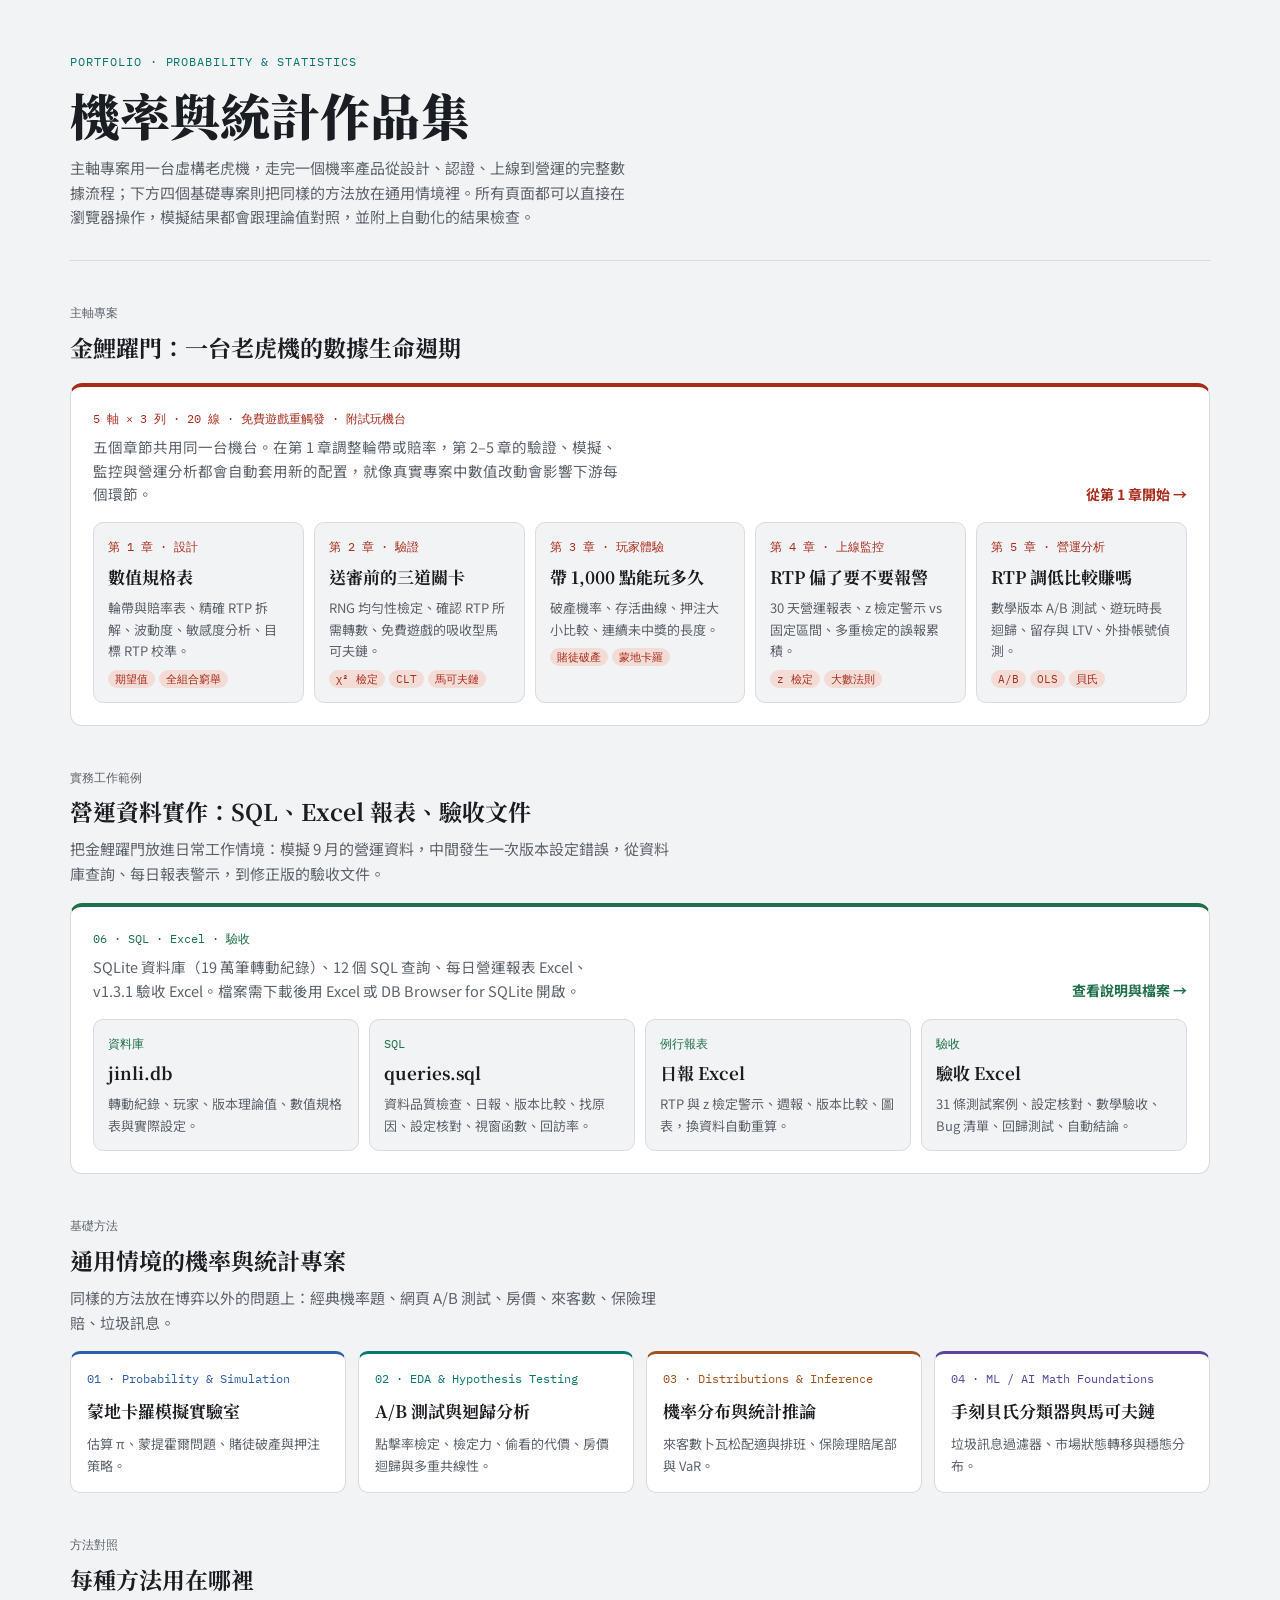
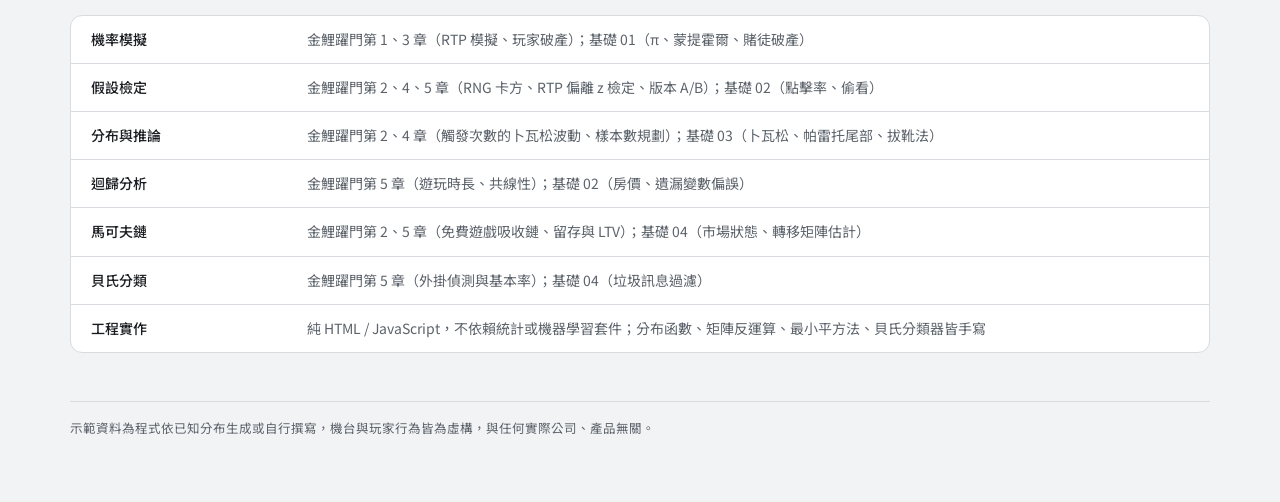
<file: index.html>
<!doctype html>
<html lang="zh-Hant">
<head>
<meta charset="utf-8">
<meta name="viewport" content="width=device-width, initial-scale=1">
<title>機率與統計作品集</title>
<link rel="preconnect" href="https://fonts.googleapis.com">
<link rel="preconnect" href="https://fonts.gstatic.com" crossorigin>
<link rel="stylesheet" href="https://fonts.googleapis.com/css2?family=IBM+Plex+Mono:wght@400;500&family=Noto+Sans+TC:wght@400;500;700&family=Noto+Serif+TC:wght@700;900&display=swap">
<link rel="stylesheet" href="assets/site.css">
<style>
/* 首頁：標題 → 主軸專案（金鯉躍門五章，依生命週期排列）→ 基礎方法四卡 → 方法對照 */
:root{--red:#A82C1C;--red-soft:#F3DCD6}
@media (prefers-color-scheme: dark){:root:not([data-theme="light"]){--red:#E2654F;--red-soft:#3B1C16}}
:root[data-theme="dark"]{--red:#E2654F;--red-soft:#3B1C16}
.hero{display:grid;gap:12px;padding-block:28px 30px;border-bottom:1px solid var(--line)}
.hero h1{font-size:clamp(32px,5vw,50px)}
.thesis{font-family:var(--f-display);font-size:clamp(17px,2.2vw,21px);font-weight:700;max-width:40ch;text-wrap:balance}
.main{background:var(--surface);border:1px solid var(--line);border-top:4px solid var(--red);border-radius:12px;padding:22px;display:grid;gap:16px}
.main-head{display:grid;grid-template-columns:minmax(0,1fr) auto;gap:16px;align-items:end}
@media (max-width:700px){.main-head{grid-template-columns:minmax(0,1fr)}}
.main-head .tag{font-family:var(--f-mono);font-size:12px;color:var(--red)}
.main-head p{color:var(--muted);max-width:66ch;font-size:14.5px}
.go{font-size:14px;font-weight:700;color:var(--red);text-decoration:none;white-space:nowrap}
.flow{display:grid;grid-template-columns:repeat(5,minmax(0,1fr));gap:10px;counter-reset:ch}
@media (max-width:980px){.flow{grid-template-columns:repeat(2,minmax(0,1fr))}}
@media (max-width:520px){.flow{grid-template-columns:minmax(0,1fr)}}
.step{display:grid;gap:6px;align-content:start;text-decoration:none;color:inherit;border:1px solid var(--line);border-radius:10px;padding:14px;background:var(--bg)}
.step:hover,.step:focus-visible{border-color:var(--red);outline:none}
.step .n{font-family:var(--f-mono);font-size:12px;color:var(--red)}
.step b{font-family:var(--f-display);font-size:17px}
.step p{font-size:13px;color:var(--muted)}
.step .meth{display:flex;flex-wrap:wrap;gap:4px;margin-top:2px}
.step .meth span{font-family:var(--f-mono);font-size:11px;padding:0 7px;border-radius:999px;background:var(--red-soft);color:var(--red)}
.works{display:grid;grid-template-columns:repeat(4,minmax(0,1fr));gap:12px}
@media (max-width:980px){.works{grid-template-columns:repeat(2,minmax(0,1fr))}}
@media (max-width:520px){.works{grid-template-columns:minmax(0,1fr)}}
.work{background:var(--surface);border:1px solid var(--line);border-radius:10px;padding:16px;display:grid;gap:8px;align-content:start;text-decoration:none;color:inherit;border-top:3px solid var(--c)}
.work:hover,.work:focus-visible{border-color:var(--c);outline:none}
.work .tag{font-family:var(--f-mono);font-size:11.5px;color:var(--c)}
.work b{font-family:var(--f-display);font-size:17px}
.work p{color:var(--muted);font-size:13px}
.skills{display:grid;background:var(--surface);border:1px solid var(--line);border-radius:12px;overflow:hidden}
.skill{display:grid;grid-template-columns:minmax(0,200px) minmax(0,1fr);gap:16px;padding:12px 20px;border-bottom:1px solid var(--line);font-size:14px}
.skill:last-child{border-bottom:none}
.skill b{font-weight:500}
.skill span{color:var(--muted)}
@media (max-width:560px){.skill{grid-template-columns:minmax(0,1fr);gap:2px}}
</style>
</head>
<body>
<div class="wrap">
  <header class="hero">
    <div class="eyebrow">Portfolio · Probability &amp; Statistics</div>
    <h1>機率與統計作品集</h1>
    <p class="lede">主軸專案用一台虛構老虎機，走完一個機率產品從設計、認證、上線到營運的完整數據流程；下方四個基礎專案則把同樣的方法放在通用情境裡。所有頁面都可以直接在瀏覽器操作，模擬結果都會跟理論值對照，並附上自動化的結果檢查。</p>
  </header>

  <section>
    <div class="sec-head"><span class="spec">主軸專案</span><h2>金鯉躍門：一台老虎機的數據生命週期</h2></div>
    <div class="main">
      <div class="main-head">
        <div style="display:grid;gap:6px">
          <span class="tag">5 軸 × 3 列 · 20 線 · 免費遊戲重觸發 · 附試玩機台</span>
          <p>五個章節共用同一台機台。在第 1 章調整輪帶或賠率，第 2–5 章的驗證、模擬、監控與營運分析都會自動套用新的配置，就像真實專案中數值改動會影響下游每個環節。</p>
        </div>
        <a class="go" href="slot-par-sheet.html">從第 1 章開始 →</a>
      </div>
      <div class="flow">
        <a class="step" href="slot-par-sheet.html"><span class="n">第 1 章 · 設計</span><b>數值規格表</b><p>輪帶與賠率表、精確 RTP 拆解、波動度、敏感度分析、目標 RTP 校準。</p><div class="meth"><span>期望值</span><span>全組合窮舉</span></div></a>
        <a class="step" href="slot-verify.html"><span class="n">第 2 章 · 驗證</span><b>送審前的三道關卡</b><p>RNG 均勻性檢定、確認 RTP 所需轉數、免費遊戲的吸收型馬可夫鏈。</p><div class="meth"><span>χ² 檢定</span><span>CLT</span><span>馬可夫鏈</span></div></a>
        <a class="step" href="slot-player.html"><span class="n">第 3 章 · 玩家體驗</span><b>帶 1,000 點能玩多久</b><p>破產機率、存活曲線、押注大小比較、連續未中獎的長度。</p><div class="meth"><span>賭徒破產</span><span>蒙地卡羅</span></div></a>
        <a class="step" href="slot-monitor.html"><span class="n">第 4 章 · 上線監控</span><b>RTP 偏了要不要報警</b><p>30 天營運報表、z 檢定警示 vs 固定區間、多重檢定的誤報累積。</p><div class="meth"><span>z 檢定</span><span>大數法則</span></div></a>
        <a class="step" href="slot-ops.html"><span class="n">第 5 章 · 營運分析</span><b>RTP 調低比較賺嗎</b><p>數學版本 A/B 測試、遊玩時長迴歸、留存與 LTV、外掛帳號偵測。</p><div class="meth"><span>A/B</span><span>OLS</span><span>貝氏</span></div></a>
      </div>
    </div>
  </section>

  <section>
    <div class="sec-head"><span class="spec">實務工作範例</span><h2>營運資料實作：SQL、Excel 報表、驗收文件</h2>
      <p>把金鯉躍門放進日常工作情境：模擬 9 月的營運資料，中間發生一次版本設定錯誤，從資料庫查詢、每日報表警示，到修正版的驗收文件。</p></div>
    <div class="main" style="border-top-color:#1F6F4A">
      <div class="main-head">
        <div style="display:grid;gap:6px">
          <span class="tag" style="color:#1F6F4A">06 · SQL · Excel · 驗收</span>
          <p>SQLite 資料庫（19 萬筆轉動紀錄）、12 個 SQL 查詢、每日營運報表 Excel、v1.3.1 驗收 Excel。檔案需下載後用 Excel 或 DB Browser for SQLite 開啟。</p>
        </div>
        <a class="go" style="color:#1F6F4A" href="https://github.com/lilBoog/slot-machine-demo-portfolio/tree/main/ops-data">查看說明與檔案 →</a>
      </div>
      <div class="flow" style="grid-template-columns:repeat(auto-fit,minmax(200px,1fr))">
        <a class="step" href="ops-data/jinli.db"><span class="n" style="color:#1F6F4A">資料庫</span><b>jinli.db</b><p>轉動紀錄、玩家、版本理論值、數值規格表與實際設定。</p></a>
        <a class="step" href="https://github.com/lilBoog/slot-machine-demo-portfolio/blob/main/ops-data/queries.sql"><span class="n" style="color:#1F6F4A">SQL</span><b>queries.sql</b><p>資料品質檢查、日報、版本比較、找原因、設定核對、視窗函數、回訪率。</p></a>
        <a class="step" href="ops-data/金鯉躍門_日報_2026-09.xlsx"><span class="n" style="color:#1F6F4A">例行報表</span><b>日報 Excel</b><p>RTP 與 z 檢定警示、週報、版本比較、圖表，換資料自動重算。</p></a>
        <a class="step" href="ops-data/金鯉躍門_v1.3.1_驗收.xlsx"><span class="n" style="color:#1F6F4A">驗收</span><b>驗收 Excel</b><p>31 條測試案例、設定核對、數學驗收、Bug 清單、回歸測試、自動結論。</p></a>
      </div>
    </div>
  </section>

  <section>
    <div class="sec-head"><span class="spec">基礎方法</span><h2>通用情境的機率與統計專案</h2>
      <p>同樣的方法放在博弈以外的問題上：經典機率題、網頁 A/B 測試、房價、來客數、保險理賠、垃圾訊息。</p></div>
    <div class="works">
      <a class="work" href="monte-carlo.html" style="--c:#2D5FA6"><span class="tag">01 · Probability &amp; Simulation</span><b>蒙地卡羅模擬實驗室</b><p>估算 π、蒙提霍爾問題、賭徒破產與押注策略。</p></a>
      <a class="work" href="ab-testing.html" style="--c:#0A766E"><span class="tag">02 · EDA &amp; Hypothesis Testing</span><b>A/B 測試與迴歸分析</b><p>點擊率檢定、檢定力、偷看的代價、房價迴歸與多重共線性。</p></a>
      <a class="work" href="distributions.html" style="--c:#A0501A"><span class="tag">03 · Distributions &amp; Inference</span><b>機率分布與統計推論</b><p>來客數卜瓦松配適與排班、保險理賠尾部與 VaR。</p></a>
      <a class="work" href="ml-foundations.html" style="--c:#5A44A0"><span class="tag">04 · ML / AI Math Foundations</span><b>手刻貝氏分類器與馬可夫鏈</b><p>垃圾訊息過濾器、市場狀態轉移與穩態分布。</p></a>
    </div>
  </section>

  <section>
    <div class="sec-head"><span class="spec">方法對照</span><h2>每種方法用在哪裡</h2></div>
    <div class="skills">
      <div class="skill"><b>機率模擬</b><span>金鯉躍門第 1、3 章（RTP 模擬、玩家破產）；基礎 01（π、蒙提霍爾、賭徒破產）</span></div>
      <div class="skill"><b>假設檢定</b><span>金鯉躍門第 2、4、5 章（RNG 卡方、RTP 偏離 z 檢定、版本 A/B）；基礎 02（點擊率、偷看）</span></div>
      <div class="skill"><b>分布與推論</b><span>金鯉躍門第 2、4 章（觸發次數的卜瓦松波動、樣本數規劃）；基礎 03（卜瓦松、帕雷托尾部、拔靴法）</span></div>
      <div class="skill"><b>迴歸分析</b><span>金鯉躍門第 5 章（遊玩時長、共線性）；基礎 02（房價、遺漏變數偏誤）</span></div>
      <div class="skill"><b>馬可夫鏈</b><span>金鯉躍門第 2、5 章（免費遊戲吸收鏈、留存與 LTV）；基礎 04（市場狀態、轉移矩陣估計）</span></div>
      <div class="skill"><b>貝氏分類</b><span>金鯉躍門第 5 章（外掛偵測與基本率）；基礎 04（垃圾訊息過濾）</span></div>
      <div class="skill"><b>工程實作</b><span>純 HTML / JavaScript，不依賴統計或機器學習套件；分布函數、矩陣反運算、最小平方法、貝氏分類器皆手寫</span></div>
    </div>
  </section>

  <footer>示範資料為程式依已知分布生成或自行撰寫，機台與玩家行為皆為虛構，與任何實際公司、產品無關。</footer>
</div>
</body>
</html>
</file>
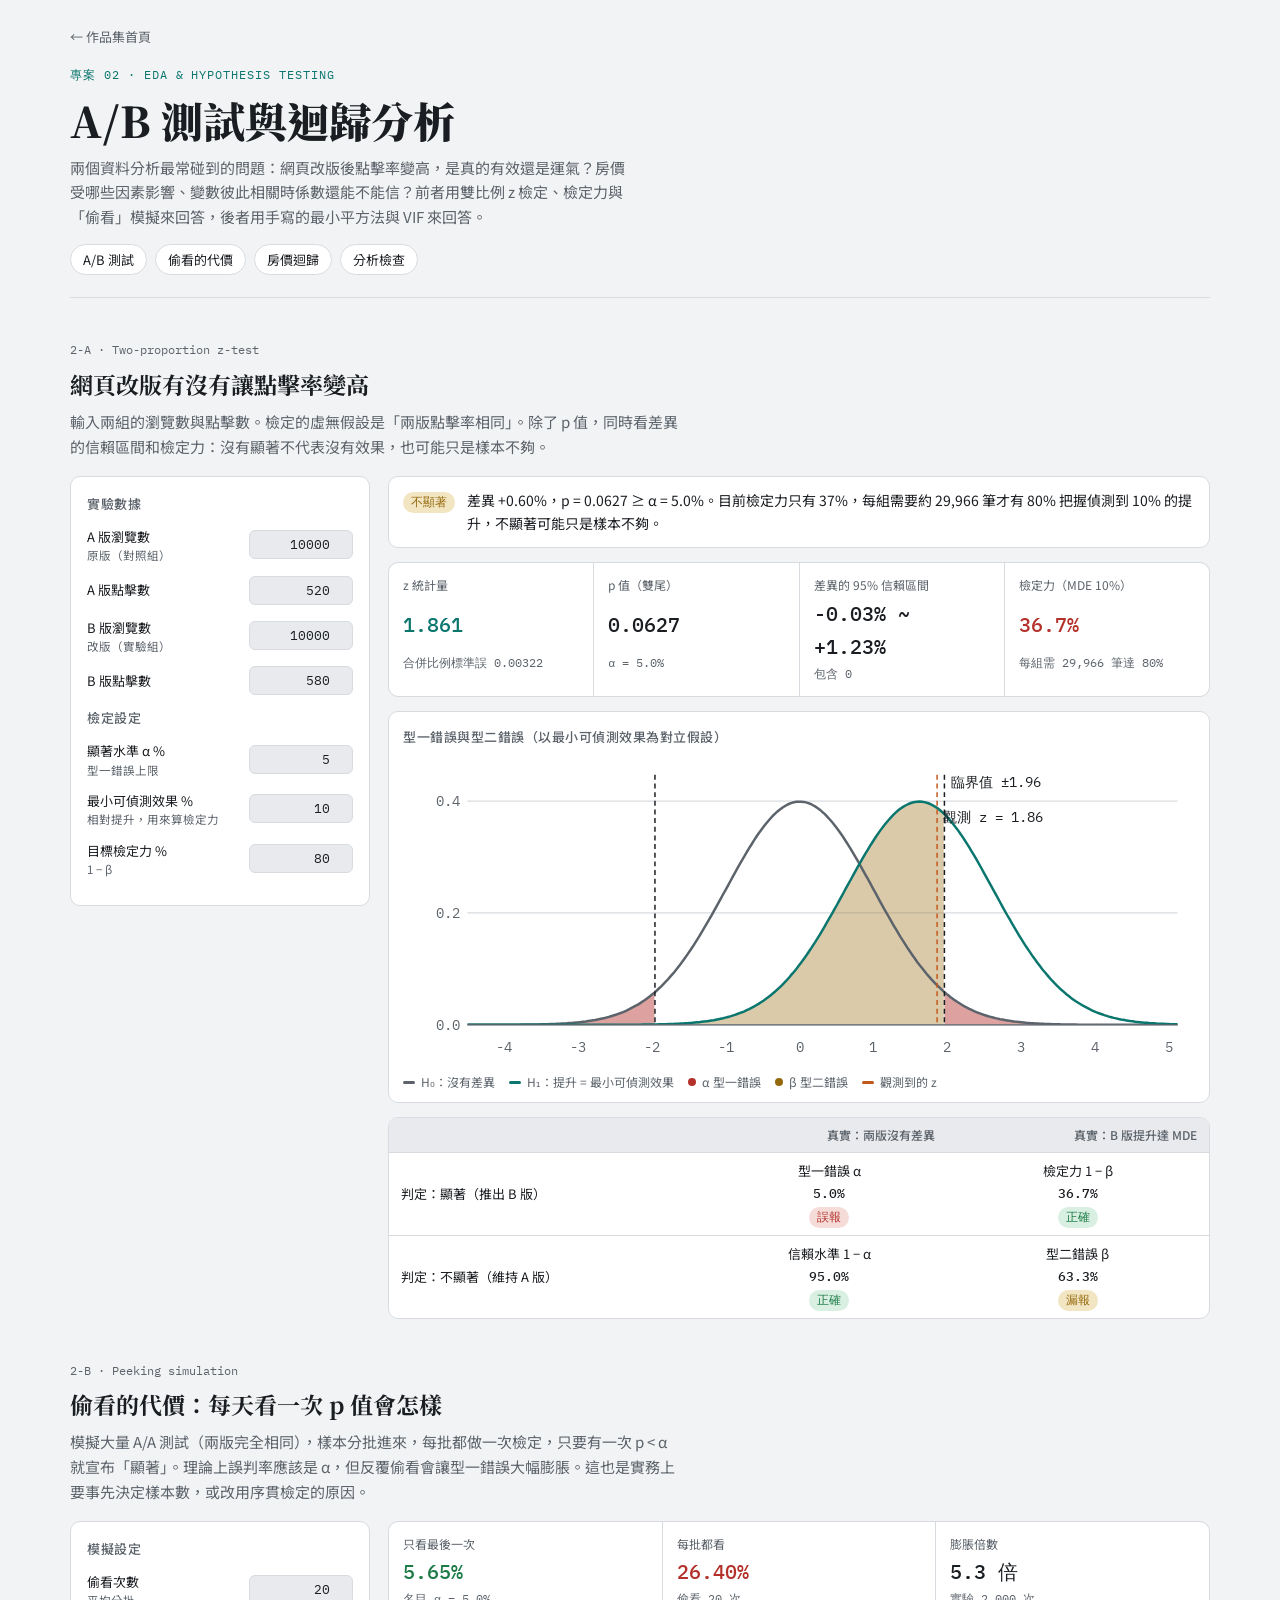
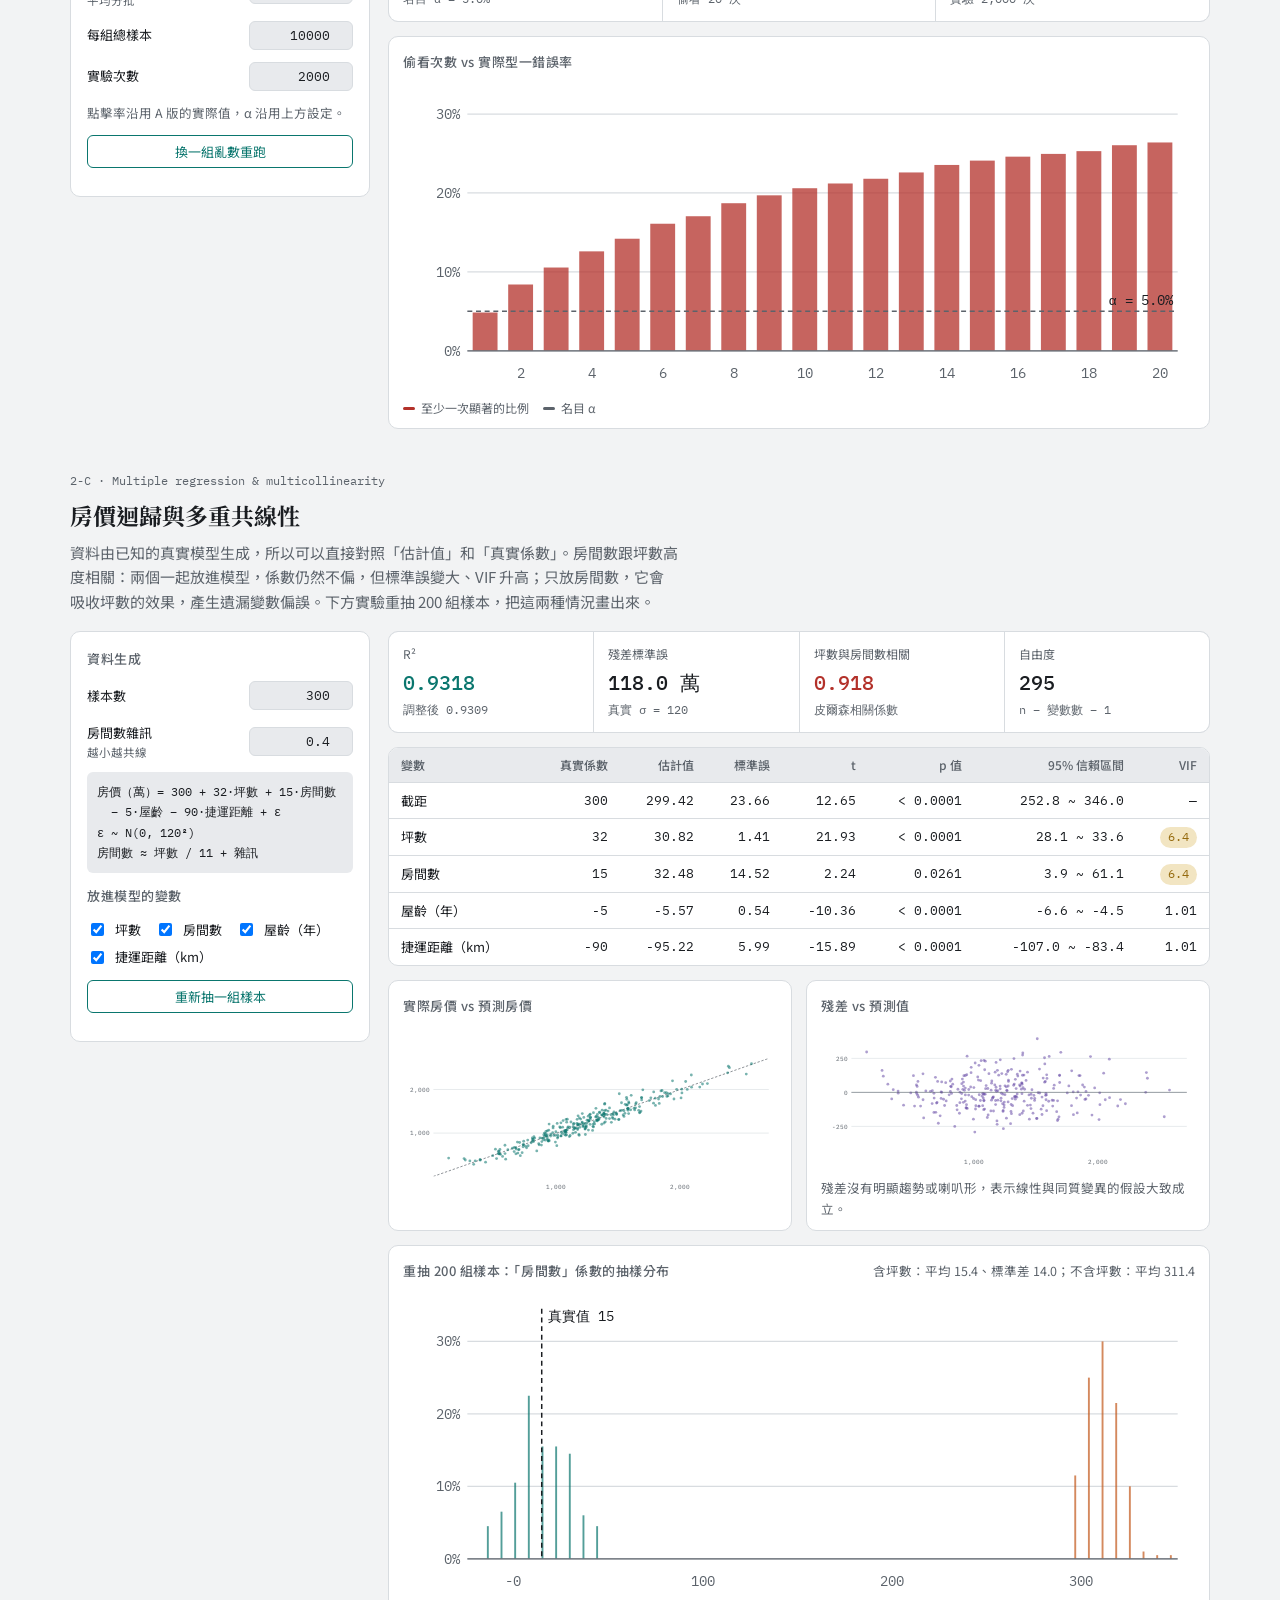
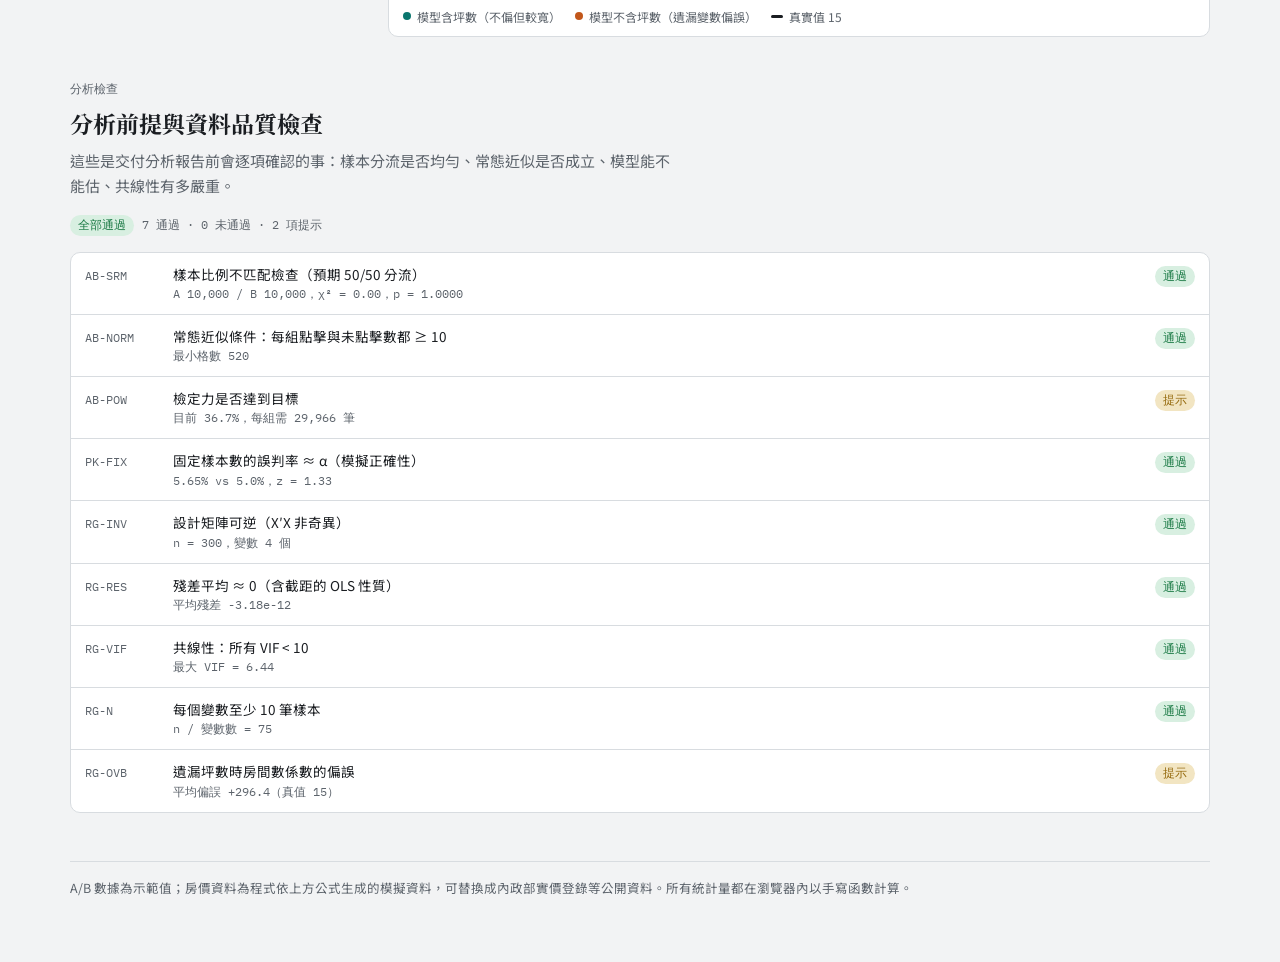
<file: ab-testing.html>
<!doctype html>
<html lang="zh-Hant">
<head>
<meta charset="utf-8">
<meta name="viewport" content="width=device-width, initial-scale=1">
<title>A/B 測試與迴歸分析</title>
<link rel="preconnect" href="https://fonts.googleapis.com">
<link rel="preconnect" href="https://fonts.gstatic.com" crossorigin>
<link rel="stylesheet" href="https://fonts.googleapis.com/css2?family=IBM+Plex+Mono:wght@400;500&family=Noto+Sans+TC:wght@400;500;700&family=Noto+Serif+TC:wght@700;900&display=swap">
<link rel="stylesheet" href="assets/site.css">
<style>
.cm td{text-align:center}
.cm td:first-child{text-align:left}
.cm .cell{display:grid;gap:2px;justify-items:center}
.cm .cell b{font-family:var(--f-mono);font-weight:500}
.vars{display:flex;flex-wrap:wrap;gap:6px 14px}
</style>
</head>
<body>
<div class="wrap">
<a class="back" href="index.html">← 作品集首頁</a>
<header class="top">
  <div class="eyebrow">專案 02 · EDA &amp; Hypothesis Testing</div>
  <h1>A/B 測試與迴歸分析</h1>
  <p class="lede">兩個資料分析最常碰到的問題：網頁改版後點擊率變高，是真的有效還是運氣？房價受哪些因素影響、變數彼此相關時係數還能不能信？前者用雙比例 z 檢定、檢定力與「偷看」模擬來回答，後者用手寫的最小平方法與 VIF 來回答。</p>
  <nav class="toc" aria-label="章節"><a href="#ab">A/B 測試</a><a href="#peek">偷看的代價</a><a href="#reg">房價迴歸</a><a href="#qa">分析檢查</a></nav>
</header>

<!-- A/B -->
<section id="ab">
  <div class="sec-head">
    <span class="spec">2-A · Two-proportion z-test</span>
    <h2>網頁改版有沒有讓點擊率變高</h2>
    <p>輸入兩組的瀏覽數與點擊數。檢定的虛無假設是「兩版點擊率相同」。除了 p 值，同時看差異的信賴區間和檢定力：沒有顯著不代表沒有效果，也可能只是樣本不夠。</p>
  </div>
  <div class="layout">
    <div class="panel">
      <h3>實驗數據</h3>
      <div class="field"><label for="ab-na">A 版瀏覽數<small>原版（對照組）</small></label><input type="number" id="ab-na" value="10000" min="1" step="100"></div>
      <div class="field"><label for="ab-ca">A 版點擊數</label><input type="number" id="ab-ca" value="520" min="0" step="1"></div>
      <div class="field"><label for="ab-nb">B 版瀏覽數<small>改版（實驗組）</small></label><input type="number" id="ab-nb" value="10000" min="1" step="100"></div>
      <div class="field"><label for="ab-cb">B 版點擊數</label><input type="number" id="ab-cb" value="580" min="0" step="1"></div>
      <h3>檢定設定</h3>
      <div class="field"><label for="ab-alpha">顯著水準 α %<small>型一錯誤上限</small></label><input type="number" id="ab-alpha" value="5" min="0.1" max="20" step="0.5"></div>
      <div class="field"><label for="ab-mde">最小可偵測效果 %<small>相對提升，用來算檢定力</small></label><input type="number" id="ab-mde" value="10" min="0.5" max="200" step="0.5"></div>
      <div class="field"><label for="ab-pow">目標檢定力 %<small>1 − β</small></label><input type="number" id="ab-pow" value="80" min="50" max="99" step="5"></div>
      <div class="errors" id="ab-err" role="alert"></div>
    </div>
    <div class="results">
      <div class="verdict" id="ab-verdict"></div>
      <div class="stats" id="ab-stats"></div>
      <div class="box">
        <div class="cap"><h3>型一錯誤與型二錯誤（以最小可偵測效果為對立假設）</h3></div>
        <div id="ab-curve"></div>
        <div class="legend"><span><i style="background:var(--muted)"></i>H₀：沒有差異</span><span><i style="background:var(--accent)"></i>H₁：提升 = 最小可偵測效果</span><span><i class="dot" style="background:var(--bad)"></i>α 型一錯誤</span><span><i class="dot" style="background:var(--warn)"></i>β 型二錯誤</span><span><i style="background:var(--c2)"></i>觀測到的 z</span></div>
      </div>
      <div class="tbl-wrap cm">
        <table aria-label="判定結果與真實情況">
          <thead><tr><th></th><th>真實：兩版沒有差異</th><th>真實：B 版提升達 MDE</th></tr></thead>
          <tbody id="ab-cm"></tbody>
        </table>
      </div>
    </div>
  </div>
</section>

<!-- Peeking -->
<section id="peek">
  <div class="sec-head">
    <span class="spec">2-B · Peeking simulation</span>
    <h2>偷看的代價：每天看一次 p 值會怎樣</h2>
    <p>模擬大量 A/A 測試（兩版完全相同），樣本分批進來，每批都做一次檢定，只要有一次 p &lt; α 就宣布「顯著」。理論上誤判率應該是 α，但反覆偷看會讓型一錯誤大幅膨脹。這也是實務上要事先決定樣本數，或改用序貫檢定的原因。</p>
  </div>
  <div class="layout">
    <div class="panel">
      <h3>模擬設定</h3>
      <div class="field"><label for="pk-k">偷看次數<small>平均分批</small></label><input type="number" id="pk-k" value="20" min="1" max="60" step="1"></div>
      <div class="field"><label for="pk-n">每組總樣本</label><input type="number" id="pk-n" value="10000" min="1000" max="200000" step="1000"></div>
      <div class="field"><label for="pk-m">實驗次數</label><input type="number" id="pk-m" value="2000" min="200" max="10000" step="200"></div>
      <p class="note">點擊率沿用 A 版的實際值，α 沿用上方設定。</p>
      <button class="btn" id="pk-seed" type="button">換一組亂數重跑</button>
      <div class="errors" id="pk-err" role="alert"></div>
    </div>
    <div class="results">
      <div class="stats three" id="pk-stats"></div>
      <div class="box">
        <div class="cap"><h3>偷看次數 vs 實際型一錯誤率</h3></div>
        <div id="pk-chart"></div>
        <div class="legend"><span><i style="background:var(--bad)"></i>至少一次顯著的比例</span><span><i style="background:var(--muted)"></i>名目 α</span></div>
      </div>
    </div>
  </div>
</section>

<!-- Regression -->
<section id="reg">
  <div class="sec-head">
    <span class="spec">2-C · Multiple regression &amp; multicollinearity</span>
    <h2>房價迴歸與多重共線性</h2>
    <p>資料由已知的真實模型生成，所以可以直接對照「估計值」和「真實係數」。房間數跟坪數高度相關：兩個一起放進模型，係數仍然不偏，但標準誤變大、VIF 升高；只放房間數，它會吸收坪數的效果，產生遺漏變數偏誤。下方實驗重抽 200 組樣本，把這兩種情況畫出來。</p>
  </div>
  <div class="layout">
    <div class="panel">
      <h3>資料生成</h3>
      <div class="field"><label for="rg-n">樣本數</label><input type="number" id="rg-n" value="300" min="30" max="5000" step="50"></div>
      <div class="field"><label for="rg-noise">房間數雜訊<small>越小越共線</small></label><input type="number" id="rg-noise" value="0.4" min="0.05" max="3" step="0.05"></div>
      <div class="formula">房價（萬）= 300 + 32·坪數 + 15·房間數<br>&nbsp;&nbsp;− 5·屋齡 − 90·捷運距離 + ε<br>ε ~ N(0, 120²)<br>房間數 ≈ 坪數 / 11 + 雜訊</div>
      <h3>放進模型的變數</h3>
      <div class="vars" id="rg-vars"></div>
      <button class="btn" id="rg-seed" type="button">重新抽一組樣本</button>
      <div class="errors" id="rg-err" role="alert"></div>
    </div>
    <div class="results">
      <div class="stats" id="rg-stats"></div>
      <div class="tbl-wrap">
        <table aria-label="迴歸係數">
          <thead><tr><th>變數</th><th>真實係數</th><th>估計值</th><th>標準誤</th><th>t</th><th>p 值</th><th>95% 信賴區間</th><th>VIF</th></tr></thead>
          <tbody id="rg-coef"></tbody>
        </table>
      </div>
      <div class="two">
        <div class="box"><div class="cap"><h3>實際房價 vs 預測房價</h3></div><div id="rg-fit"></div></div>
        <div class="box"><div class="cap"><h3>殘差 vs 預測值</h3></div><div id="rg-res"></div><div class="note">殘差沒有明顯趨勢或喇叭形，表示線性與同質變異的假設大致成立。</div></div>
      </div>
      <div class="box">
        <div class="cap"><h3>重抽 200 組樣本：「房間數」係數的抽樣分布</h3><span class="note" id="rg-mc-note"></span></div>
        <div id="rg-mc"></div>
        <div class="legend"><span><i class="dot" style="background:var(--accent)"></i>模型含坪數（不偏但較寬）</span><span><i class="dot" style="background:var(--c2)"></i>模型不含坪數（遺漏變數偏誤）</span><span><i style="background:var(--ink)"></i>真實值 15</span></div>
      </div>
    </div>
  </div>
</section>

<section id="qa">
  <div class="sec-head"><span class="spec">分析檢查</span><h2>分析前提與資料品質檢查</h2>
    <p>這些是交付分析報告前會逐項確認的事：樣本分流是否均勻、常態近似是否成立、模型能不能估、共線性有多嚴重。</p></div>
  <div class="row" id="qa-sum"></div>
  <div class="qa" id="qa-list"></div>
</section>

<footer>A/B 數據為示範值；房價資料為程式依上方公式生成的模擬資料，可替換成內政部實價登錄等公開資料。所有統計量都在瀏覽器內以手寫函數計算。</footer>
</div>

<script src="assets/lib.js"></script>
<script>
(function(){
const {$,num,pct,fmtP,esc}=PF;
const QA={};

/* ---------- A/B ---------- */
function runAB(){
  const v=id=>+$(id).value;
  const na=Math.round(v('ab-na')),ca=Math.round(v('ab-ca')),nb=Math.round(v('ab-nb')),cb=Math.round(v('ab-cb'));
  const alpha=v('ab-alpha')/100,mde=v('ab-mde')/100,pow=v('ab-pow')/100;
  const bad=[],msg=[];
  if(!(na>=1)){bad.push('ab-na');msg.push('A 版瀏覽數需至少 1。');}
  if(!(nb>=1)){bad.push('ab-nb');msg.push('B 版瀏覽數需至少 1。');}
  if(!(ca>=0&&ca<=na)){bad.push('ab-ca');msg.push('A 版點擊數需介於 0 和瀏覽數之間。');}
  if(!(cb>=0&&cb<=nb)){bad.push('ab-cb');msg.push('B 版點擊數需介於 0 和瀏覽數之間。');}
  if(!(alpha>=0.001&&alpha<=0.2)){bad.push('ab-alpha');msg.push('α 需介於 0.1% 到 20%。');}
  if(!(mde>=0.005&&mde<=2)){bad.push('ab-mde');msg.push('最小可偵測效果需介於 0.5% 到 200%。');}
  if(!(pow>=0.5&&pow<=0.99)){bad.push('ab-pow');msg.push('目標檢定力需介於 50% 到 99%。');}
  PF.invalid(['ab-na','ab-ca','ab-nb','ab-cb','ab-alpha','ab-mde','ab-pow'],bad);
  $('ab-err').innerHTML=msg.map(m=>`<div>${m}</div>`).join('');
  if(bad.length||ca+cb===0||ca+cb===na+nb){QA.ab=null;if(!bad.length)$('ab-err').textContent='兩組點擊數不能全為 0 或全部點擊，無法估計變異。';renderQA();return;}
  const pa=ca/na,pb=cb/nb,d=pb-pa,pp=(ca+cb)/(na+nb);
  const seP=Math.sqrt(pp*(1-pp)*(1/na+1/nb)),z=d/seP,p=2*(1-PF.normCdf(Math.abs(z)));
  const seU=Math.sqrt(pa*(1-pa)/na+pb*(1-pb)/nb),zc=PF.normInv(1-alpha/2),zb=PF.normInv(pow);
  const lo=d-zc*seU,hi=d+zc*seU;
  const p2=Math.min(0.999,pa*(1+mde)),dm=p2-pa,pbar=(pa+p2)/2;
  const nReq=Math.ceil(Math.pow(zc*Math.sqrt(2*pbar*(1-pbar))+zb*Math.sqrt(pa*(1-pa)+p2*(1-p2)),2)/(dm*dm));
  const se0=Math.sqrt(pbar*(1-pbar)*(1/na+1/nb)),se1=Math.sqrt(pa*(1-pa)/na+p2*(1-p2)/nb);
  const power=PF.normCdf((dm-zc*se0)/se1)+PF.normCdf((-dm-zc*se0)/se1);
  const sig=p<alpha;
  QA.ab={na,nb,ca,cb,pa,pb,p,sig,power,nReq};
  $('ab-verdict').innerHTML=sig?`<span class="pill ok">顯著</span><span>B 版點擊率 ${pct(pb,2)}，比 A 版 ${pct(pa,2)} ${d>0?'高':'低'} ${pct(Math.abs(d),2)}（相對 ${d>0?'+':'−'}${pct(Math.abs(d/pa),1)}）。p = ${fmtP(p)} &lt; α = ${pct(alpha,1)}，可以拒絕「兩版相同」的假設。</span>`
    :`<span class="pill info">不顯著</span><span>差異 ${d>=0?'+':'−'}${pct(Math.abs(d),2)}，p = ${fmtP(p)} ≥ α = ${pct(alpha,1)}。${power<pow?`目前檢定力只有 ${pct(power,0)}，每組需要約 ${num(nReq)} 筆才有 ${pct(pow,0)} 把握偵測到 ${pct(mde,0)} 的提升，不顯著可能只是樣本不夠。`:'檢定力足夠，代表即使有效果，也小於設定的最小可偵測效果。'}</span>`;
  PF.tiles($('ab-stats'),[
    ['z 統計量',z.toFixed(3),'合併比例標準誤 '+seP.toFixed(5),'hl'],
    ['p 值（雙尾）',fmtP(p),'α = '+pct(alpha,1),sig?'good':''],
    [`差異的 ${pct(1-alpha,0)} 信賴區間`,(lo>=0?'+':'')+pct(lo,2)+' ~ '+(hi>=0?'+':'')+pct(hi,2),lo>0||hi<0?'不包含 0':'包含 0'],
    ['檢定力（MDE '+pct(mde,0)+'）',pct(power,1),'每組需 '+num(nReq)+' 筆達 '+pct(pow,0),power>=pow?'good':'alert']]);
  // 圖：H0 / H1
  const mu1=dm/se0,s1=se1/se0,xmax=Math.max(4.5,mu1+3.5*s1),xmin=-4.5,step=(xmax-xmin)/300;
  const f0=x=>PF.normPdf(x),f1=x=>PF.normPdf((x-mu1)/s1)/s1;
  const seg=(f,a,b)=>{const pts=[];for(let x=Math.max(a,xmin);x<=Math.min(b,xmax)+1e-9;x+=step)pts.push([x,f(x)]);return pts;};
  const all0=seg(f0,xmin,xmax),all1=seg(f1,xmin,xmax);
  const ymax=Math.max(...all0.map(p=>p[1]),...all1.map(p=>p[1]))*1.12;
  PF.chart($('ab-curve'),{label:'型一與型二錯誤示意',x0:xmin,x1:xmax,y0:0,y1:ymax,yFmt:v=>v.toFixed(1),xFmt:v=>v.toFixed(0),xStep:1,
    series:[
      {kind:'line',pts:seg(f1,-zc,zc),stroke:'var(--warn)',fill:true,fo:0.35,noStroke:true},
      {kind:'line',pts:seg(f0,zc,xmax),stroke:'var(--bad)',fill:true,fo:0.45,noStroke:true},
      {kind:'line',pts:seg(f0,xmin,-zc),stroke:'var(--bad)',fill:true,fo:0.45,noStroke:true},
      {kind:'line',pts:all0,stroke:'var(--muted)'},{kind:'line',pts:all1,stroke:'var(--accent)'}],
    vmarks:[{x:zc,color:'var(--ink)',label:'臨界值 ±'+zc.toFixed(2)},{x:-zc,color:'var(--ink)'},{x:Math.max(xmin,Math.min(xmax,z)),color:'var(--c2)',label:'觀測 z = '+z.toFixed(2)}]});
  const beta=1-power;
  const cell=(t,v,st)=>`<div class="cell"><span>${t}</span><b>${v}</b>${st?`<span class="pill ${st[0]}">${st[1]}</span>`:''}</div>`;
  $('ab-cm').innerHTML=`<tr><td>判定：顯著（推出 B 版）</td><td>${cell('型一錯誤 α',pct(alpha,1),['bad','誤報'])}</td><td>${cell('檢定力 1 − β',pct(power,1),['ok','正確'])}</td></tr>
  <tr><td>判定：不顯著（維持 A 版）</td><td>${cell('信賴水準 1 − α',pct(1-alpha,1),['ok','正確'])}</td><td>${cell('型二錯誤 β',pct(beta,1),['info','漏報'])}</td></tr>`;
  renderQA();runPeek();
}

/* ---------- 偷看模擬 ---------- */
let pkSeed=31;
function runPeek(){
  const K=Math.round(+$('pk-k').value),N=Math.round(+$('pk-n').value),M=Math.round(+$('pk-m').value);
  const bad=[],msg=[];
  if(!(K>=1&&K<=60)){bad.push('pk-k');msg.push('偷看次數需介於 1 到 60。');}
  if(!(N>=1000&&N<=200000)){bad.push('pk-n');msg.push('每組總樣本需介於 1,000 到 200,000。');}
  if(!(M>=200&&M<=10000)){bad.push('pk-m');msg.push('實驗次數需介於 200 到 10,000。');}
  PF.invalid(['pk-k','pk-n','pk-m'],bad);$('pk-err').innerHTML=msg.map(m=>`<div>${m}</div>`).join('');
  if(bad.length||!QA.ab){QA.pk=null;renderQA();return;}
  const p0=Math.min(0.99,Math.max(0.001,QA.ab.pa)),alpha=+$('ab-alpha').value/100,zc=PF.normInv(1-alpha/2);
  const r=PF.rng(pkSeed),first=new Array(K+1).fill(0);let finalSig=0;
  for(let m=0;m<M;m++){let na=0,nb=0,ca=0,cb=0,hit=0;
    for(let k=1;k<=K;k++){const b=Math.round(N*k/K)-Math.round(N*(k-1)/K);na+=b;nb+=b;ca+=PF.binomRand(r,b,p0);cb+=PF.binomRand(r,b,p0);
      const pp=(ca+cb)/(na+nb);if(pp<=0||pp>=1)continue;const z=(cb/nb-ca/na)/Math.sqrt(pp*(1-pp)*(2/na));
      if(Math.abs(z)>zc){if(!hit)hit=k;if(k===K)finalSig++;}}
    if(hit)first[hit]++;}
  const cum=[];let c=0;for(let k=1;k<=K;k++){c+=first[k];cum.push([k,c/M]);}
  const peekFPR=c/M,fixFPR=finalSig/M;
  QA.pk={fixFPR,peekFPR,alpha,M};
  PF.tiles($('pk-stats'),[
    ['只看最後一次',pct(fixFPR,2),'名目 α = '+pct(alpha,1),'good'],
    ['每批都看',pct(peekFPR,2),'偷看 '+K+' 次','alert'],
    ['膨脹倍數',num(peekFPR/Math.max(alpha,1e-9),1)+' 倍','實驗 '+num(M)+' 次']]);
  PF.chart($('pk-chart'),{label:'偷看次數與型一錯誤',x0:0.5,x1:K+0.5,y0:0,y1:Math.max(alpha*2,peekFPR*1.2),yFmt:v=>Math.round(v*100)+'%',xStep:K>20?5:K>10?2:1,
    series:[{kind:'bar',pts:cum,color:'var(--bad)',op:0.75,width:0.7}],hmarks:[{y:alpha,color:'var(--muted)',label:'α = '+pct(alpha,1)}]});
  renderQA();
}

/* ---------- 迴歸 ---------- */
const VARS=[{k:'size',n:'坪數',t:32},{k:'rooms',n:'房間數',t:15},{k:'age',n:'屋齡（年）',t:-5},{k:'dist',n:'捷運距離（km）',t:-90}];
const INTERCEPT=300,SIGMA=120;
$('rg-vars').innerHTML=VARS.map(v=>`<label class="check"><input type="checkbox" id="rv-${v.k}" checked> ${v.n}</label>`).join('');
let rgSeed=7;
function genData(seed,n,noise){
  const r=PF.rng(seed),rows=[];
  for(let i=0;i<n;i++){const size=Math.min(90,Math.max(8,34+12*PF.randn(r)));
    const rooms=Math.min(6,Math.max(1,Math.round(size/11+noise*PF.randn(r))));
    const age=r()*45,dist=Math.min(5,-Math.log(1-r())*1.0);
    const price=INTERCEPT+32*size+15*rooms-5*age-90*dist+SIGMA*PF.randn(r);
    rows.push({size,rooms,age,dist,price});}
  return rows;
}
const corr=(a,b)=>{const n=a.length,ma=a.reduce((s,v)=>s+v,0)/n,mb=b.reduce((s,v)=>s+v,0)/n;let sab=0,sa=0,sb=0;for(let i=0;i<n;i++){sab+=(a[i]-ma)*(b[i]-mb);sa+=(a[i]-ma)**2;sb+=(b[i]-mb)**2;}return sab/Math.sqrt(sa*sb);};
function runReg(){
  const n=Math.round(+$('rg-n').value),noise=+$('rg-noise').value;
  const bad=[],msg=[];
  if(!(n>=30&&n<=5000)){bad.push('rg-n');msg.push('樣本數需介於 30 到 5,000。');}
  if(!(noise>=0.05&&noise<=3)){bad.push('rg-noise');msg.push('房間數雜訊需介於 0.05 到 3。');}
  const used=VARS.filter(v=>$('rv-'+v.k).checked);
  if(!used.length)msg.push('至少要選一個變數。');
  PF.invalid(['rg-n','rg-noise'],bad);$('rg-err').innerHTML=msg.map(m=>`<div>${m}</div>`).join('');
  if(msg.length){QA.rg=null;renderQA();return;}
  const data=genData(rgSeed,n,noise),y=data.map(d=>d.price),X=data.map(d=>used.map(v=>d[v.k]));
  const fit=PF.ols(X,y);
  if(!fit){QA.rg={singular:true};$('rg-err').textContent='設計矩陣奇異（變數完全共線），無法估計。';renderQA();return;}
  const vif=used.map((v,j)=>{if(used.length<2)return 1;const others=data.map(d=>used.filter((_,k)=>k!==j).map(u=>d[u.k]));const f=PF.ols(others,data.map(d=>d[v.k]));return f?1/Math.max(1e-12,1-f.r2):Infinity;});
  const tc=PF.tCrit(fit.df,0.05);
  const rows=[{n:'截距',t:INTERCEPT,i:0},...used.map((v,j)=>({n:v.n,t:v.t,i:j+1,vif:vif[j]}))];
  $('rg-coef').innerHTML=rows.map(r=>{const b=fit.beta[r.i],s=fit.se[r.i],lo=b-tc*s,hi=b+tc*s,inside=r.t>=lo&&r.t<=hi;
    return `<tr><td>${r.n}</td><td class="mono">${r.t}</td><td class="mono">${b.toFixed(2)}</td><td class="mono">${s.toFixed(2)}</td><td class="mono">${fit.t[r.i].toFixed(2)}</td><td class="mono">${fmtP(fit.p[r.i])}</td><td class="mono">${lo.toFixed(1)} ~ ${hi.toFixed(1)} ${inside?'':'<span class="pill bad">未含真值</span>'}</td><td class="mono">${r.vif==null?'—':r.vif>=10?`<span class="pill bad">${r.vif.toFixed(1)}</span>`:r.vif>=5?`<span class="pill info">${r.vif.toFixed(1)}</span>`:r.vif.toFixed(2)}</td></tr>`;}).join('');
  const rc=corr(data.map(d=>d.size),data.map(d=>d.rooms));
  const resid=y.map((v,i)=>v-fit.fit[i]),rmean=resid.reduce((a,b)=>a+b,0)/n;
  QA.rg={n,p:used.length,maxVif:Math.max(...vif),rmean,s:fit.s,rc,df:fit.df};
  PF.tiles($('rg-stats'),[['R²',fit.r2.toFixed(4),'調整後 '+fit.adj.toFixed(4),'hl'],['殘差標準誤',num(fit.s,1)+' 萬','真實 σ = '+SIGMA],['坪數與房間數相關',rc.toFixed(3),'皮爾森相關係數',Math.abs(rc)>0.8?'alert':''],['自由度',num(fit.df),'n − 變數數 − 1']]);
  const lo=Math.min(...y,...fit.fit),hi=Math.max(...y,...fit.fit),pad=(hi-lo)*0.05;
  const step=Math.max(1,Math.floor(n/600));const sub=[];for(let i=0;i<n;i+=step)sub.push(i);
  PF.chart($('rg-fit'),{label:'實際 vs 預測',x0:lo-pad,x1:hi+pad,y0:lo-pad,y1:hi+pad,xn:5,yFmt:v=>num(v),xFmt:v=>num(v),
    series:[{kind:'line',pts:[[lo-pad,lo-pad],[hi+pad,hi+pad]],stroke:'var(--muted)',dash:'4 3',sw:1.2},{kind:'dots',pts:sub.map(i=>[fit.fit[i],y[i]]),color:'var(--accent)',r:2.4,op:0.55}]});
  const rmax=Math.max(...resid.map(Math.abs))*1.1;
  PF.chart($('rg-res'),{label:'殘差圖',x0:lo-pad,x1:hi+pad,y0:-rmax,y1:rmax,xn:5,yFmt:v=>num(v),xFmt:v=>num(v),
    series:[{kind:'dots',pts:sub.map(i=>[fit.fit[i],resid[i]]),color:'var(--c3)',r:2.4,op:0.55}]});
  runRegMC(n,noise);
  renderQA();
}
function runRegMC(n,noise){
  const withS=[],without=[];
  for(let k=0;k<200;k++){const d=genData(1000+k,n,noise),y=d.map(r=>r.price);
    const a=PF.ols(d.map(r=>[r.size,r.rooms,r.age,r.dist]),y),b=PF.ols(d.map(r=>[r.rooms,r.age,r.dist]),y);
    if(a)withS.push(a.beta[2]);if(b)without.push(b.beta[1]);}
  const all=[...withS,...without,15];const lo=Math.min(...all),hi=Math.max(...all);const bins=50,bw=(hi-lo)/bins||1;
  const hist=arr=>{const c=new Array(bins+1).fill(0);arr.forEach(v=>c[Math.min(bins,Math.floor((v-lo)/bw))]++);return c.map((x,i)=>[lo+(i+0.5)*bw,x/arr.length]);};
  const h1=hist(withS),h2=hist(without);const ym=Math.max(...h1.map(p=>p[1]),...h2.map(p=>p[1]))*1.15;
  const mean=a=>a.reduce((s,v)=>s+v,0)/a.length,sd=a=>{const m=mean(a);return Math.sqrt(a.reduce((s,v)=>s+(v-m)**2,0)/(a.length-1));};
  $('rg-mc-note').textContent=`含坪數：平均 ${mean(withS).toFixed(1)}、標準差 ${sd(withS).toFixed(1)}；不含坪數：平均 ${mean(without).toFixed(1)}`;
  PF.chart($('rg-mc'),{label:'房間數係數抽樣分布',x0:lo-bw,x1:hi+bw,y0:0,y1:ym,yFmt:v=>Math.round(v*100)+'%',xFmt:v=>num(v),
    series:[{kind:'bar',pts:h1,color:'var(--accent)',op:0.7,width:1},{kind:'bar',pts:h2,color:'var(--c2)',op:0.7,width:1}],
    vmarks:[{x:15,color:'var(--ink)',label:'真實值 15'}]});
  if(QA.rg)QA.rg.bias=mean(without)-15;
}

/* ---------- 檢查 ---------- */
function renderQA(){
  const rows=[];
  if(QA.ab){const a=QA.ab;
    const e=(a.na+a.nb)/2,chi=(a.na-e)**2/e+(a.nb-e)**2/e,ps=PF.chi2Sf(chi,1);
    rows.push(['AB-SRM','樣本比例不匹配檢查（預期 50/50 分流）',`A ${num(a.na)} / B ${num(a.nb)}，χ² = ${chi.toFixed(2)}，p = ${fmtP(ps)}`,ps<0.001?'bad':'ok']);
    const mn=Math.min(a.ca,a.na-a.ca,a.cb,a.nb-a.cb);
    rows.push(['AB-NORM','常態近似條件：每組點擊與未點擊數都 ≥ 10',`最小格數 ${num(mn)}`,mn>=10?'ok':'bad']);
    rows.push(['AB-POW','檢定力是否達到目標',`目前 ${pct(a.power,1)}，每組需 ${num(a.nReq)} 筆`,a.power>=+$('ab-pow').value/100?'ok':'info']);}
  if(QA.pk){const k=QA.pk,se=Math.sqrt(k.alpha*(1-k.alpha)/k.M),z=(k.fixFPR-k.alpha)/se;
    rows.push(['PK-FIX','固定樣本數的誤判率 ≈ α（模擬正確性）',`${pct(k.fixFPR,2)} vs ${pct(k.alpha,1)}，z = ${z.toFixed(2)}`,Math.abs(z)<=3?'ok':'bad']);}
  if(QA.rg){const g=QA.rg;
    if(g.singular)rows.push(['RG-INV','設計矩陣可逆','完全共線，無法估計','bad']);
    else{rows.push(['RG-INV','設計矩陣可逆（X′X 非奇異）','n = '+g.n+'，變數 '+g.p+' 個','ok']);
      rows.push(['RG-RES','殘差平均 ≈ 0（含截距的 OLS 性質）','平均殘差 '+g.rmean.toExponential(2),Math.abs(g.rmean)<1e-6*Math.max(1,g.s)?'ok':'bad']);
      rows.push(['RG-VIF','共線性：所有 VIF < 10','最大 VIF = '+(isFinite(g.maxVif)?g.maxVif.toFixed(2):'∞'),g.maxVif<10?'ok':'info']);
      rows.push(['RG-N','每個變數至少 10 筆樣本','n / 變數數 = '+(g.n/g.p).toFixed(0),g.n/g.p>=10?'ok':'bad']);
      if(g.bias!=null)rows.push(['RG-OVB','遺漏坪數時房間數係數的偏誤','平均偏誤 +'+g.bias.toFixed(1)+'（真值 15）','info']);}}
  PF.checks($('qa-list'),$('qa-sum'),rows);
}

const dAB=PF.debounce(runAB,250),dPk=PF.debounce(runPeek,300),dRg=PF.debounce(runReg,300);
['ab-na','ab-ca','ab-nb','ab-cb','ab-alpha','ab-mde','ab-pow'].forEach(id=>$(id).addEventListener('input',dAB));
['pk-k','pk-n','pk-m'].forEach(id=>$(id).addEventListener('input',dPk));
['rg-n','rg-noise',...VARS.map(v=>'rv-'+v.k)].forEach(id=>$(id).addEventListener('input',dRg));
$('pk-seed').addEventListener('click',()=>{pkSeed++;runPeek();});
$('rg-seed').addEventListener('click',()=>{rgSeed++;runReg();});
runAB();runReg();
})();
</script>
</body>
</html>
</file>
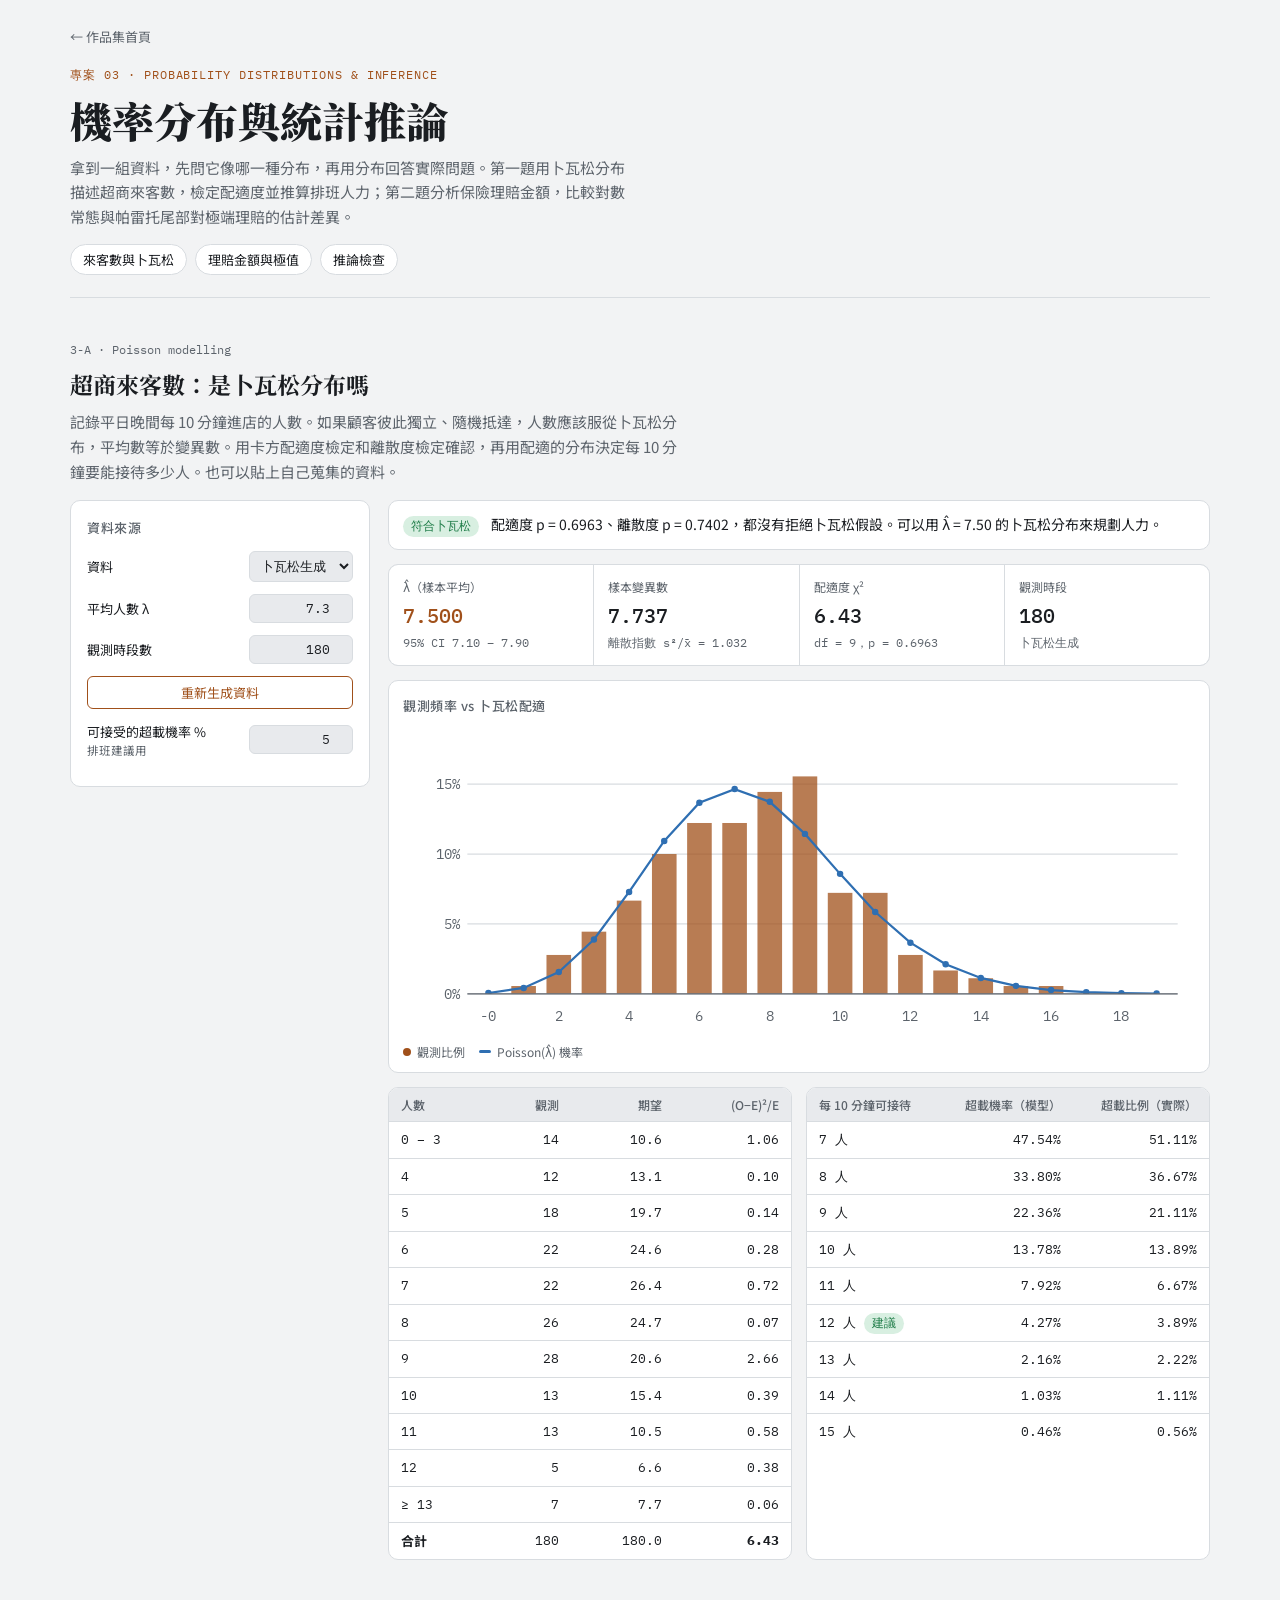
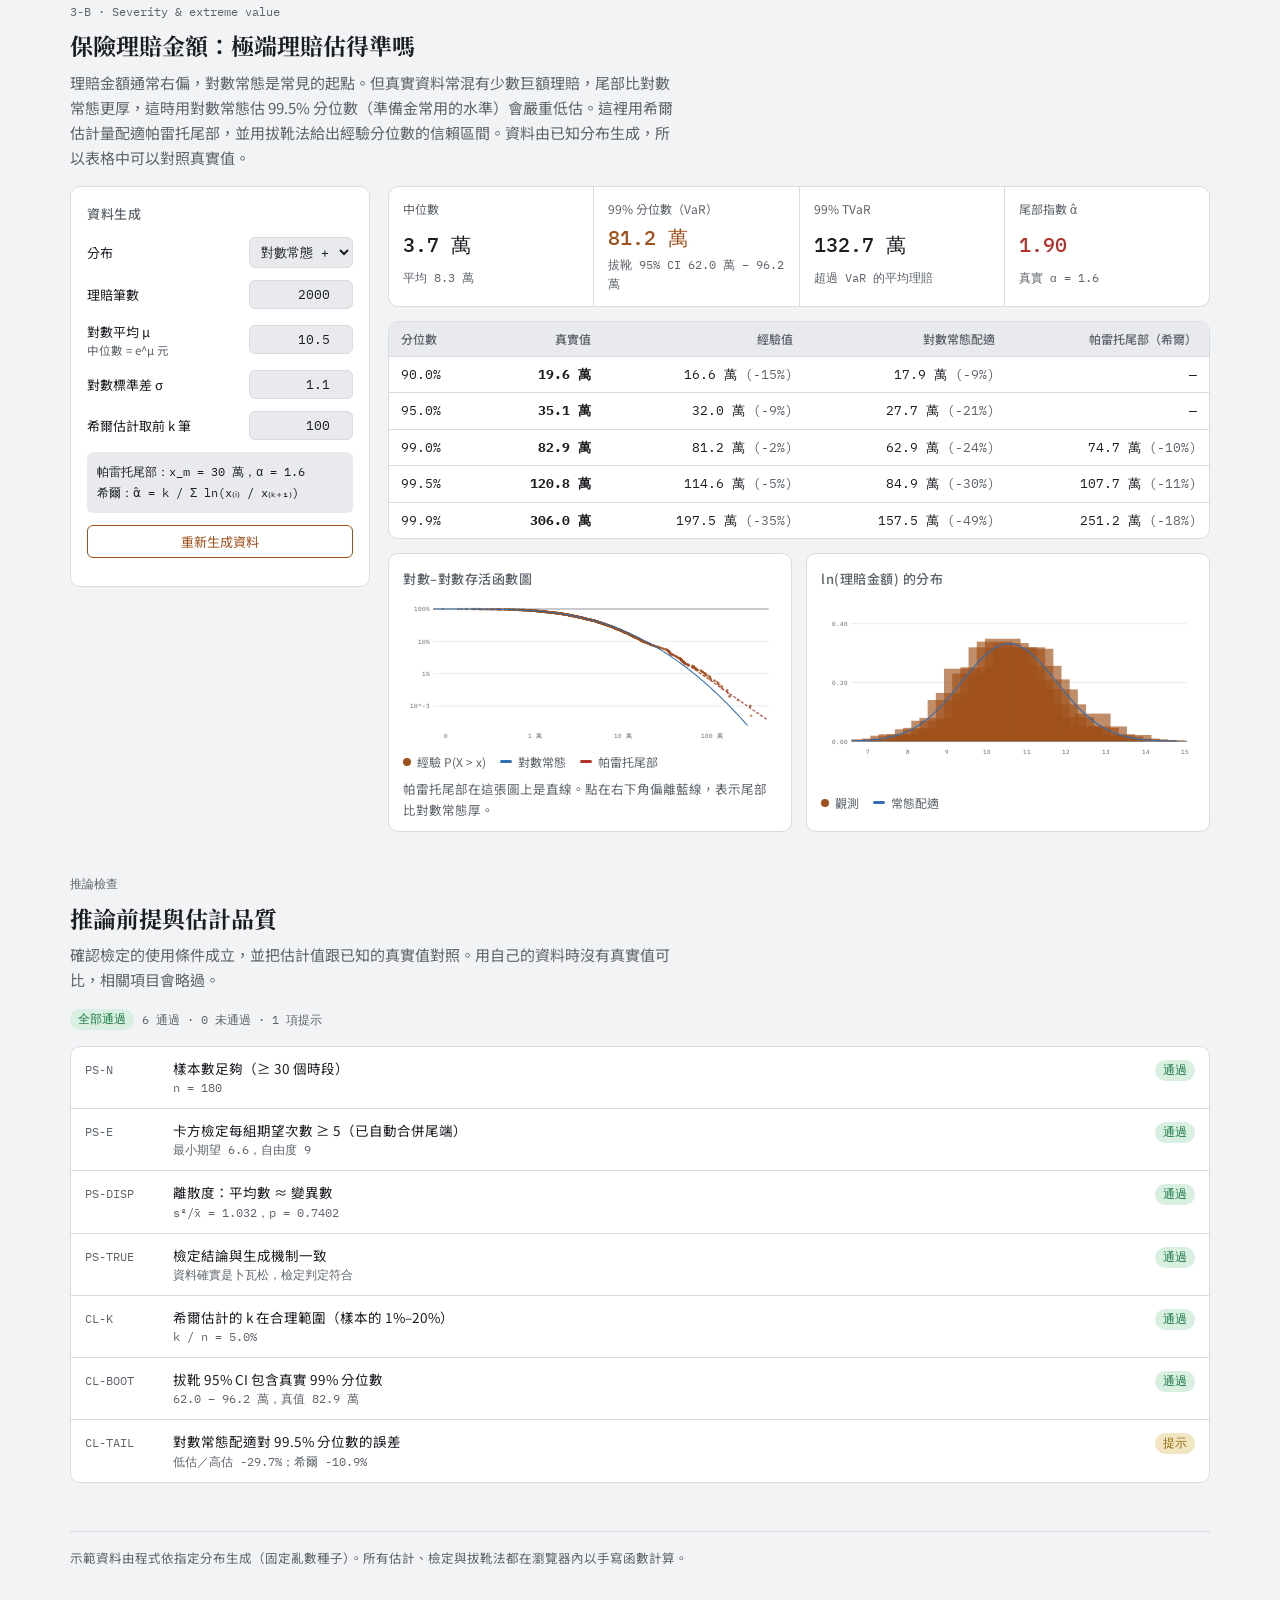
<file: distributions.html>
<!doctype html>
<html lang="zh-Hant">
<head>
<meta charset="utf-8">
<meta name="viewport" content="width=device-width, initial-scale=1">
<title>機率分布與統計推論</title>
<link rel="preconnect" href="https://fonts.googleapis.com">
<link rel="preconnect" href="https://fonts.gstatic.com" crossorigin>
<link rel="stylesheet" href="https://fonts.googleapis.com/css2?family=IBM+Plex+Mono:wght@400;500&family=Noto+Sans+TC:wght@400;500;700&family=Noto+Serif+TC:wght@700;900&display=swap">
<link rel="stylesheet" href="assets/site.css">
<style>
:root{--accent:#A0501A;--accent-soft:#F4E1D3}
@media (prefers-color-scheme: dark){:root:not([data-theme="light"]){--accent:#EB9A62;--accent-soft:#3A2416}}
:root[data-theme="dark"]{--accent:#EB9A62;--accent-soft:#3A2416}
</style>
</head>
<body>
<div class="wrap">
<a class="back" href="index.html">← 作品集首頁</a>
<header class="top">
  <div class="eyebrow">專案 03 · Probability Distributions &amp; Inference</div>
  <h1>機率分布與統計推論</h1>
  <p class="lede">拿到一組資料，先問它像哪一種分布，再用分布回答實際問題。第一題用卜瓦松分布描述超商來客數，檢定配適度並推算排班人力；第二題分析保險理賠金額，比較對數常態與帕雷托尾部對極端理賠的估計差異。</p>
  <nav class="toc" aria-label="章節"><a href="#poisson">來客數與卜瓦松</a><a href="#claims">理賠金額與極值</a><a href="#qa">推論檢查</a></nav>
</header>

<!-- Poisson -->
<section id="poisson">
  <div class="sec-head">
    <span class="spec">3-A · Poisson modelling</span>
    <h2>超商來客數：是卜瓦松分布嗎</h2>
    <p>記錄平日晚間每 10 分鐘進店的人數。如果顧客彼此獨立、隨機抵達，人數應該服從卜瓦松分布，平均數等於變異數。用卡方配適度檢定和離散度檢定確認，再用配適的分布決定每 10 分鐘要能接待多少人。也可以貼上自己蒐集的資料。</p>
  </div>
  <div class="layout">
    <div class="panel">
      <h3>資料來源</h3>
      <div class="field"><label for="ps-src">資料</label>
        <select id="ps-src"><option value="pois">卜瓦松生成</option><option value="od">尖峰混合（過度離散）</option><option value="paste">貼上自己的資料</option></select></div>
      <div class="field" id="ps-lam-f"><label for="ps-lam">平均人數 λ</label><input type="number" id="ps-lam" value="7.3" min="0.2" max="100" step="0.1"></div>
      <div class="field" id="ps-n-f"><label for="ps-n">觀測時段數</label><input type="number" id="ps-n" value="180" min="20" max="5000" step="10"></div>
      <div id="ps-paste-f" hidden><label for="ps-data" class="note">每個數字代表一個時段的人數，以逗號、空白或換行分隔</label>
        <textarea id="ps-data" rows="5">6 9 7 5 8 7 10 6 4 7 9 8 6 7 5 11 7 8 6 9 7 6 8 5 7 9 10 6 7 8 4 7 6 9 8 7 5 6 8 7</textarea></div>
      <button class="btn" id="ps-seed" type="button">重新生成資料</button>
      <div class="field"><label for="ps-risk">可接受的超載機率 %<small>排班建議用</small></label><input type="number" id="ps-risk" value="5" min="0.1" max="50" step="0.5"></div>
      <div class="errors" id="ps-err" role="alert"></div>
    </div>
    <div class="results">
      <div class="verdict" id="ps-verdict"></div>
      <div class="stats" id="ps-stats"></div>
      <div class="box">
        <div class="cap"><h3>觀測頻率 vs 卜瓦松配適</h3></div>
        <div id="ps-chart"></div>
        <div class="legend"><span><i class="dot" style="background:var(--accent)"></i>觀測比例</span><span><i style="background:var(--c1)"></i>Poisson(λ̂) 機率</span></div>
      </div>
      <div class="two">
        <div class="tbl-wrap">
          <table aria-label="卡方配適度分組">
            <thead><tr><th>人數</th><th>觀測</th><th>期望</th><th>(O−E)²/E</th></tr></thead>
            <tbody id="ps-gof"></tbody>
          </table>
        </div>
        <div class="tbl-wrap">
          <table aria-label="排班超載機率">
            <thead><tr><th>每 10 分鐘可接待</th><th>超載機率（模型）</th><th>超載比例（實際）</th></tr></thead>
            <tbody id="ps-staff"></tbody>
          </table>
        </div>
      </div>
    </div>
  </div>
</section>

<!-- Claims -->
<section id="claims">
  <div class="sec-head">
    <span class="spec">3-B · Severity &amp; extreme value</span>
    <h2>保險理賠金額：極端理賠估得準嗎</h2>
    <p>理賠金額通常右偏，對數常態是常見的起點。但真實資料常混有少數巨額理賠，尾部比對數常態更厚，這時用對數常態估 99.5% 分位數（準備金常用的水準）會嚴重低估。這裡用希爾估計量配適帕雷托尾部，並用拔靴法給出經驗分位數的信賴區間。資料由已知分布生成，所以表格中可以對照真實值。</p>
  </div>
  <div class="layout">
    <div class="panel">
      <h3>資料生成</h3>
      <div class="field"><label for="cl-src">分布</label>
        <select id="cl-src"><option value="mix">對數常態 + 4% 帕雷托巨災</option><option value="ln">純對數常態</option></select></div>
      <div class="field"><label for="cl-n">理賠筆數</label><input type="number" id="cl-n" value="2000" min="200" max="20000" step="100"></div>
      <div class="field"><label for="cl-mu">對數平均 μ<small>中位數 = e^μ 元</small></label><input type="number" id="cl-mu" value="10.5" min="5" max="15" step="0.1"></div>
      <div class="field"><label for="cl-sig">對數標準差 σ</label><input type="number" id="cl-sig" value="1.1" min="0.2" max="3" step="0.1"></div>
      <div class="field"><label for="cl-k">希爾估計取前 k 筆</label><input type="number" id="cl-k" value="100" min="10" step="10"></div>
      <div class="formula">帕雷托尾部：x_m = 30 萬，α = 1.6<br>希爾：α̂ = k / Σ ln(x₍ᵢ₎ / x₍ₖ₊₁₎)</div>
      <button class="btn" id="cl-seed" type="button">重新生成資料</button>
      <div class="errors" id="cl-err" role="alert"></div>
    </div>
    <div class="results">
      <div class="stats" id="cl-stats"></div>
      <div class="tbl-wrap">
        <table aria-label="分位數估計比較">
          <thead><tr><th>分位數</th><th>真實值</th><th>經驗值</th><th>對數常態配適</th><th>帕雷托尾部（希爾）</th></tr></thead>
          <tbody id="cl-q"></tbody>
        </table>
      </div>
      <div class="two">
        <div class="box">
          <div class="cap"><h3>對數–對數存活函數圖</h3></div>
          <div id="cl-surv"></div>
          <div class="legend"><span><i class="dot" style="background:var(--accent)"></i>經驗 P(X &gt; x)</span><span><i style="background:var(--c1)"></i>對數常態</span><span><i style="background:var(--bad)"></i>帕雷托尾部</span></div>
          <div class="note">帕雷托尾部在這張圖上是直線。點在右下角偏離藍線，表示尾部比對數常態厚。</div>
        </div>
        <div class="box">
          <div class="cap"><h3>ln(理賠金額) 的分布</h3></div>
          <div id="cl-hist"></div>
          <div class="legend"><span><i class="dot" style="background:var(--accent)"></i>觀測</span><span><i style="background:var(--c1)"></i>常態配適</span></div>
        </div>
      </div>
    </div>
  </div>
</section>

<section id="qa">
  <div class="sec-head"><span class="spec">推論檢查</span><h2>推論前提與估計品質</h2>
    <p>確認檢定的使用條件成立，並把估計值跟已知的真實值對照。用自己的資料時沒有真實值可比，相關項目會略過。</p></div>
  <div class="row" id="qa-sum"></div>
  <div class="qa" id="qa-list"></div>
</section>

<footer>示範資料由程式依指定分布生成（固定亂數種子）。所有估計、檢定與拔靴法都在瀏覽器內以手寫函數計算。</footer>
</div>

<script src="assets/lib.js"></script>
<script>
(function(){
const {$,num,pct,fmtP}=PF;
const QA={};

/* ---------- 卜瓦松 ---------- */
let psSeed=4;
function getCounts(){
  const src=$('ps-src').value;
  $('ps-paste-f').hidden=src!=='paste';$('ps-lam-f').hidden=src==='paste';$('ps-n-f').hidden=src==='paste';$('ps-seed').hidden=src==='paste';
  if(src==='paste'){
    const toks=$('ps-data').value.split(/[\s,，、]+/).filter(Boolean);const xs=toks.map(Number);
    const ok=xs.length>=20&&xs.every(x=>Number.isInteger(x)&&x>=0&&x<=10000);
    PF.invalid(['ps-data'],ok?[]:['ps-data']);
    return ok?{xs}:{err:xs.length<20?'至少需要 20 筆資料（目前 '+xs.length+' 筆）。':'資料只能是 0 以上的整數，請檢查是否有小數、負數或文字。'};
  }
  const lam=+$('ps-lam').value,n=Math.round(+$('ps-n').value);const bad=[];
  if(!(lam>=0.2&&lam<=100))bad.push('ps-lam');if(!(n>=20&&n<=5000))bad.push('ps-n');
  PF.invalid(['ps-lam','ps-n'],bad);
  if(bad.length)return{err:'λ 需介於 0.2 到 100，時段數需介於 20 到 5,000。'};
  const r=PF.rng(psSeed),xs=[];
  for(let i=0;i<n;i++){const l=src==='od'?PF.gammaRand(r,2.5,lam/2.5):lam;xs.push(PF.poissonRand(r,l));}
  return{xs,lam,src};
}
function runPois(){
  const d=getCounts();const risk=+$('ps-risk').value/100;
  const rbad=!(risk>=0.001&&risk<=0.5);PF.invalid(['ps-risk'],rbad?['ps-risk']:[]);
  $('ps-err').textContent=d.err||(rbad?'超載機率需介於 0.1% 到 50%。':'');
  if(d.err||rbad){QA.ps=null;renderQA();return;}
  const xs=d.xs,n=xs.length,m=xs.reduce((a,b)=>a+b,0)/n,s2=xs.reduce((a,b)=>a+(b-m)**2,0)/(n-1);
  if(m<=0){$('ps-err').textContent='資料平均為 0，無法配適卜瓦松分布。';QA.ps=null;renderQA();return;}
  const D=s2/m,stat=(n-1)*s2/m,sf=PF.chi2Sf(stat,n-1),pDisp=Math.min(1,2*Math.min(sf,1-sf));
  const xmax=Math.max(...xs);const obs=new Array(xmax+1).fill(0);xs.forEach(x=>obs[x]++);
  let K=xmax;while(1-cdf(K,m)>1e-6&&K<xmax+200)K++;
  function cdf(k,l){let s=0;for(let i=0;i<=k;i++)s+=PF.poissonPmf(i,l);return s;}
  let bins=[];for(let k=0;k<=xmax;k++)bins.push({lo:k,hi:k,o:obs[k],e:n*PF.poissonPmf(k,m)});
  bins[bins.length-1].hi=Infinity;bins[bins.length-1].e=n*(1-cdf(xmax-1,m));
  // 從兩端合併期望值 < 5 的組
  while(bins.length>1&&bins[0].e<5){const b=bins.shift();bins[0].lo=b.lo;bins[0].o+=b.o;bins[0].e+=b.e;}
  while(bins.length>1&&bins[bins.length-1].e<5){const b=bins.pop();const t=bins[bins.length-1];t.hi=b.hi;t.o+=b.o;t.e+=b.e;}
  let chi=0;bins.forEach(b=>{b.c=(b.o-b.e)**2/b.e;chi+=b.c;});
  const df=bins.length-2,pGof=df>0?PF.chi2Sf(chi,df):NaN;
  const ci=1.96*Math.sqrt(m/n);
  QA.ps={n,m,D,pDisp,pGof,df,minE:Math.min(...bins.map(b=>b.e)),src:d.src,lam:d.lam};
  const fitOk=df>0&&pGof>=0.05&&pDisp>=0.05;
  $('ps-verdict').innerHTML=fitOk?`<span class="pill ok">符合卜瓦松</span><span>配適度 p = ${fmtP(pGof)}、離散度 p = ${fmtP(pDisp)}，都沒有拒絕卜瓦松假設。可以用 λ̂ = ${m.toFixed(2)} 的卜瓦松分布來規劃人力。</span>`
    :pDisp<0.05?`<span class="pill bad">不符合卜瓦松</span><span>${D>1?`變異數是平均數的 ${D.toFixed(2)} 倍（過度離散），代表來客有群聚或尖峰，不是獨立隨機抵達。用卜瓦松排班會低估尖峰需求，可改用負二項分布。`:`變異數只有平均數的 ${D.toFixed(2)} 倍（離散不足），抵達比隨機更規律，例如有預約或固定班次。`}離散度 p = ${fmtP(pDisp)}，配適度 p = ${df>0?fmtP(pGof):'—'}。</span>`
    :`<span class="pill info">形狀有差異</span><span>平均數與變異數接近（s²/x̄ = ${D.toFixed(2)}），但卡方配適度 p = ${df>0?fmtP(pGof):'—'}，分布形狀和卜瓦松有落差。在 α = 5% 下，即使資料真的是卜瓦松，也約有 1/20 的機會出現這種結果；建議增加觀測時段再檢定一次。</span>`;
  PF.tiles($('ps-stats'),[
    ['λ̂（樣本平均）',m.toFixed(3),'95% CI '+(m-ci).toFixed(2)+' – '+(m+ci).toFixed(2),'hl'],
    ['樣本變異數',s2.toFixed(3),'離散指數 s²/x̄ = '+D.toFixed(3),Math.abs(D-1)>0.3?'alert':''],
    ['配適度 χ²',df>0?chi.toFixed(2):'—',df>0?'df = '+df+'，p = '+fmtP(pGof):'組數不足'],
    ['觀測時段',num(n),d.src==='paste'?'自己的資料':d.src==='od'?'尖峰混合生成':'卜瓦松生成']]);
  const pts=[],lp=[];for(let k=0;k<=Math.max(xmax,Math.ceil(m+4*Math.sqrt(m)));k++){pts.push([k,(obs[k]||0)/n]);lp.push([k,PF.poissonPmf(k,m)]);}
  const ym=Math.max(...pts.map(p=>p[1]),...lp.map(p=>p[1]))*1.15;const xm=pts.length-1;
  PF.chart($('ps-chart'),{label:'來客數分布',x0:-0.6,x1:xm+0.6,y0:0,y1:ym,yFmt:v=>Math.round(v*100)+'%',xStep:xm>40?10:xm>20?5:xm>10?2:1,
    series:[{kind:'bar',pts,color:'var(--accent)',op:0.75,width:0.7},{kind:'line',pts:lp,stroke:'var(--c1)',sw:1.8},{kind:'dots',pts:lp,color:'var(--c1)',r:2.6,op:1}]});
  $('ps-gof').innerHTML=bins.map(b=>`<tr><td class="mono">${b.lo===b.hi?b.lo:b.hi===Infinity?'≥ '+b.lo:b.lo+' – '+b.hi}</td><td class="mono">${b.o}</td><td class="mono">${b.e.toFixed(1)}</td><td class="mono">${b.c.toFixed(2)}</td></tr>`).join('')+`<tr><td><b>合計</b></td><td class="mono">${n}</td><td class="mono">${n.toFixed(1)}</td><td class="mono"><b>${chi.toFixed(2)}</b></td></tr>`;
  let rec=null;const rows=[];
  for(let k=Math.max(0,Math.floor(m));k<=Math.ceil(m+5*Math.sqrt(m))+1;k++){const pm=1-cdf(k,m),pe=xs.filter(x=>x>k).length/n;if(rec==null&&pm<risk)rec=k;rows.push([k,pm,pe]);if(rec!=null&&k>=rec+3)break;}
  $('ps-staff').innerHTML=rows.map(([k,pm,pe])=>`<tr><td class="mono">${k} 人${k===rec?' <span class="pill ok">建議</span>':''}</td><td class="mono">${pct(pm,2)}</td><td class="mono">${pct(pe,2)}</td></tr>`).join('');
  renderQA();
}

/* ---------- 理賠 ---------- */
let clSeed=9;const XM=300000,ALPHA=1.6,PMIX=0.04;
function trueQuantile(q,src,mu,sg){
  if(src==='ln')return Math.exp(mu+sg*PF.normInv(q));
  const F=x=>(1-PMIX)*PF.normCdf((Math.log(x)-mu)/sg)+PMIX*(x<XM?0:1-Math.pow(XM/x,ALPHA));
  let lo=1,hi=1e13;for(let i=0;i<200;i++){const mid=Math.sqrt(lo*hi);if(F(mid)<q)lo=mid;else hi=mid;}return Math.sqrt(lo*hi);
}
function runClaims(){
  const src=$('cl-src').value,n=Math.round(+$('cl-n').value),mu=+$('cl-mu').value,sg=+$('cl-sig').value,k=Math.round(+$('cl-k').value);
  const bad=[],msg=[];
  if(!(n>=200&&n<=20000)){bad.push('cl-n');msg.push('理賠筆數需介於 200 到 20,000。');}
  if(!(mu>=5&&mu<=15)){bad.push('cl-mu');msg.push('對數平均需介於 5 到 15。');}
  if(!(sg>=0.2&&sg<=3)){bad.push('cl-sig');msg.push('對數標準差需介於 0.2 到 3。');}
  if(!(k>=10&&k<n/2)){bad.push('cl-k');msg.push('希爾估計的 k 需至少 10，且小於筆數的一半。');}
  PF.invalid(['cl-n','cl-mu','cl-sig','cl-k'],bad);$('cl-err').innerHTML=msg.map(m=>`<div>${m}</div>`).join('');
  if(bad.length){QA.cl=null;renderQA();return;}
  const r=PF.rng(clSeed),xs=[];
  for(let i=0;i<n;i++){if(src==='mix'&&r()<PMIX)xs.push(XM*Math.pow(1-r(),-1/ALPHA));else xs.push(Math.exp(mu+sg*PF.randn(r)));}
  const asc=xs.slice().sort((a,b)=>a-b),desc=asc.slice().reverse();
  const lx=xs.map(Math.log),m=lx.reduce((a,b)=>a+b,0)/n,s=Math.sqrt(lx.reduce((a,b)=>a+(b-m)**2,0)/(n-1));
  const xk=desc[k];let hs=0;for(let i=0;i<k;i++)hs+=Math.log(desc[i]/xk);const ah=k/hs;
  const emp=(arr,q)=>{const h=(arr.length-1)*q,lo=Math.floor(h);return arr[lo]+(arr[Math.min(arr.length-1,lo+1)]-arr[lo])*(h-lo);};
  const lnQ=q=>Math.exp(m+s*PF.normInv(q)),hillQ=q=>q>1-k/n?xk*Math.pow((k/n)/(1-q),1/ah):null;
  // 拔靴 99% 分位數
  const B=400,rb=PF.rng(clSeed+500),boots=[];
  for(let b=0;b<B;b++){const smp=new Float64Array(n);for(let i=0;i<n;i++)smp[i]=asc[Math.floor(rb()*n)];smp.sort();boots.push(emp(smp,0.99));}
  boots.sort((a,b)=>a-b);const bLo=boots[Math.floor(B*0.025)],bHi=boots[Math.floor(B*0.975)];
  const v99=emp(asc,0.99),tail=asc.filter(x=>x>=v99),tvar=tail.reduce((a,b)=>a+b,0)/tail.length;
  const t99=trueQuantile(0.99,src,mu,sg),t995=trueQuantile(0.995,src,mu,sg);
  QA.cl={n,k,ah,src,bLo,bHi,t99,ln995:lnQ(0.995),t995,hill995:hillQ(0.995)};
  const w=v=>v==null?'—':v>=1e8?num(v/1e8,2)+' 億':num(v/1e4,1)+' 萬';
  PF.tiles($('cl-stats'),[
    ['中位數',w(emp(asc,0.5)),'平均 '+w(xs.reduce((a,b)=>a+b,0)/n),''],
    ['99% 分位數（VaR）',w(v99),'拔靴 95% CI '+w(bLo)+' – '+w(bHi),'hl'],
    ['99% TVaR',w(tvar),'超過 VaR 的平均理賠'],
    ['尾部指數 α̂',ah.toFixed(2),src==='mix'?'真實 α = '+ALPHA:'對數常態沒有冪律尾部',ah<2?'alert':'']]);
  const qs=[0.9,0.95,0.99,0.995,0.999];
  $('cl-q').innerHTML=qs.map(q=>{const t=trueQuantile(q,src,mu,sg),a=lnQ(q),h=hillQ(q);const err=v=>v==null?'':` <span class="muted">(${v>=t?'+':''}${pct(v/t-1,0)})</span>`;
    return `<tr><td class="mono">${(q*100).toFixed(1)}%</td><td class="mono"><b>${w(t)}</b></td><td class="mono">${w(emp(asc,q))}${err(emp(asc,q))}</td><td class="mono">${w(a)}${err(a)}</td><td class="mono">${w(h)}${h==null?'':err(h)}</td></tr>`;}).join('');
  // 存活函數圖
  const step=Math.max(1,Math.floor(n/700)),pts=[];
  for(let i=0;i<n;i+=step)pts.push([Math.log10(asc[i]),Math.log10((n-i)/(n+1))]);
  for(let i=Math.max(0,n-60);i<n;i++)pts.push([Math.log10(asc[i]),Math.log10((n-i)/(n+1))]);
  const x0=Math.log10(asc[0]),x1=Math.log10(asc[n-1])+0.2,yMin=Math.log10(1/(n+1))-0.3;
  const lnS=[],hl=[];for(let x=x0;x<=x1;x+=(x1-x0)/200){const v=1-PF.normCdf((x*Math.LN10-m)/s);if(v>0)lnS.push([x,Math.max(yMin-1,Math.log10(v))]);}
  for(let x=Math.log10(xk);x<=x1;x+=(x1-Math.log10(xk))/60)hl.push([x,Math.log10(k/n)-ah*(x-Math.log10(xk))]);
  const xt=[];for(let e=Math.ceil(x0);e<=Math.floor(x1);e++)xt.push({v:e,l:e>=8?'10^'+e:num(Math.pow(10,e)/1e4)+(e>=4?' 萬':'')});
  PF.chart($('cl-surv'),{label:'對數存活函數',x0,x1,y0:yMin,y1:0.05,yStep:1,yFmt:v=>v===0?'100%':v>=-2?pct(Math.pow(10,v),0):'10^'+v.toFixed(0),xTicks:xt,
    series:[{kind:'dots',pts,color:'var(--accent)',r:2.2,op:0.6},{kind:'line',pts:lnS,stroke:'var(--c1)',sw:1.8},{kind:'line',pts:hl,stroke:'var(--bad)',sw:1.8,dash:'5 3'}]});
  // ln 直方圖
  const lo=Math.min(...lx),hi=Math.max(...lx),bins=40,bw=(hi-lo)/bins;const c=new Array(bins+1).fill(0);lx.forEach(v=>c[Math.min(bins,Math.floor((v-lo)/bw))]++);
  const hp=c.map((v,i)=>[lo+(i+0.5)*bw,v/(n*bw)]);const np=[];for(let x=lo;x<=hi;x+=(hi-lo)/120)np.push([x,PF.normPdf((x-m)/s)/s]);
  PF.chart($('cl-hist'),{label:'對數理賠金額直方圖',x0:lo,x1:hi+bw,y0:0,y1:Math.max(...hp.map(p=>p[1]),...np.map(p=>p[1]))*1.15,yFmt:v=>v.toFixed(2),xFmt:v=>v.toFixed(0),xStep:1,
    series:[{kind:'bar',pts:hp,color:'var(--accent)',op:0.65,width:0.9},{kind:'line',pts:np,stroke:'var(--c1)'}]});
  renderQA();
}

/* ---------- 檢查 ---------- */
function renderQA(){
  const rows=[];
  if(QA.ps){const p=QA.ps;
    rows.push(['PS-N','樣本數足夠（≥ 30 個時段）','n = '+p.n,p.n>=30?'ok':'info']);
    rows.push(['PS-E','卡方檢定每組期望次數 ≥ 5（已自動合併尾端）',p.df>0?'最小期望 '+p.minE.toFixed(1)+'，自由度 '+p.df:'合併後組數不足，無法檢定',p.df>0&&p.minE>=5?'ok':'bad']);
    rows.push(['PS-DISP','離散度：平均數 ≈ 變異數','s²/x̄ = '+p.D.toFixed(3)+'，p = '+fmtP(p.pDisp),p.pDisp>=0.05?'ok':'info']);
    if(p.src&&p.src!=='paste'){const expectFit=p.src==='pois',got=p.pGof>=0.05&&p.pDisp>=0.05;
      rows.push(['PS-TRUE','檢定結論與生成機制一致',(expectFit?'資料確實是卜瓦松':'資料確實過度離散')+'，檢定判定'+(got?'符合':'不符合'),expectFit===got?'ok':'info']);}}
  if(QA.cl){const c=QA.cl;
    rows.push(['CL-K','希爾估計的 k 在合理範圍（樣本的 1%–20%）',`k / n = ${pct(c.k/c.n,1)}`,c.k/c.n>=0.01&&c.k/c.n<=0.2?'ok':'info']);
    rows.push(['CL-BOOT','拔靴 95% CI 包含真實 99% 分位數',`${num(c.bLo/1e4,1)} – ${num(c.bHi/1e4,1)} 萬，真值 ${num(c.t99/1e4,1)} 萬`,c.t99>=c.bLo&&c.t99<=c.bHi?'ok':'info']);
    rows.push(['CL-TAIL','對數常態配適對 99.5% 分位數的誤差',`低估／高估 ${pct(c.ln995/c.t995-1,1)}；希爾 ${c.hill995?pct(c.hill995/c.t995-1,1):'—'}`,Math.abs(c.ln995/c.t995-1)<=0.2?'ok':'info']);}
  PF.checks($('qa-list'),$('qa-sum'),rows);
}

const dP=PF.debounce(runPois,250),dC=PF.debounce(runClaims,300);
['ps-src','ps-lam','ps-n','ps-data','ps-risk'].forEach(id=>$(id).addEventListener('input',dP));
['cl-src','cl-n','cl-mu','cl-sig','cl-k'].forEach(id=>$(id).addEventListener('input',dC));
$('ps-seed').addEventListener('click',()=>{psSeed++;runPois();});
$('cl-seed').addEventListener('click',()=>{clSeed++;runClaims();});
runPois();runClaims();
})();
</script>
</body>
</html>
</file>
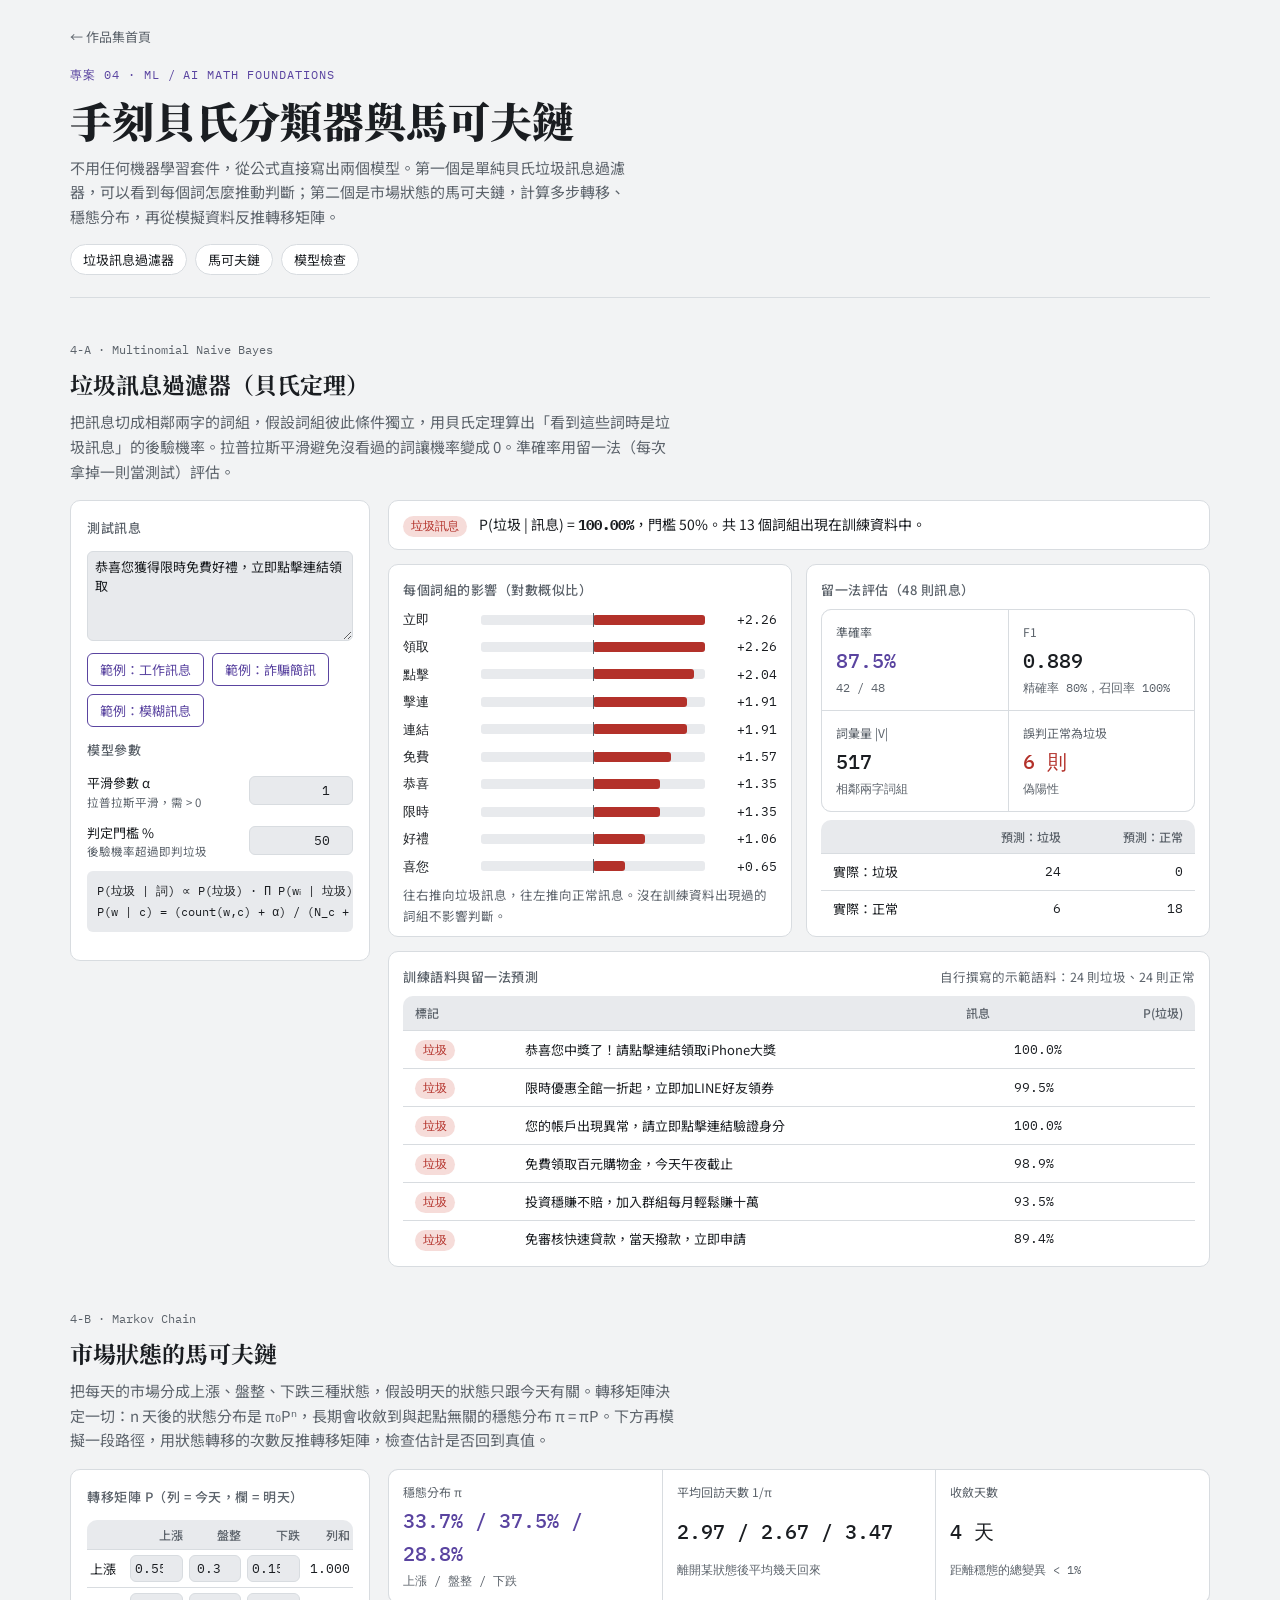
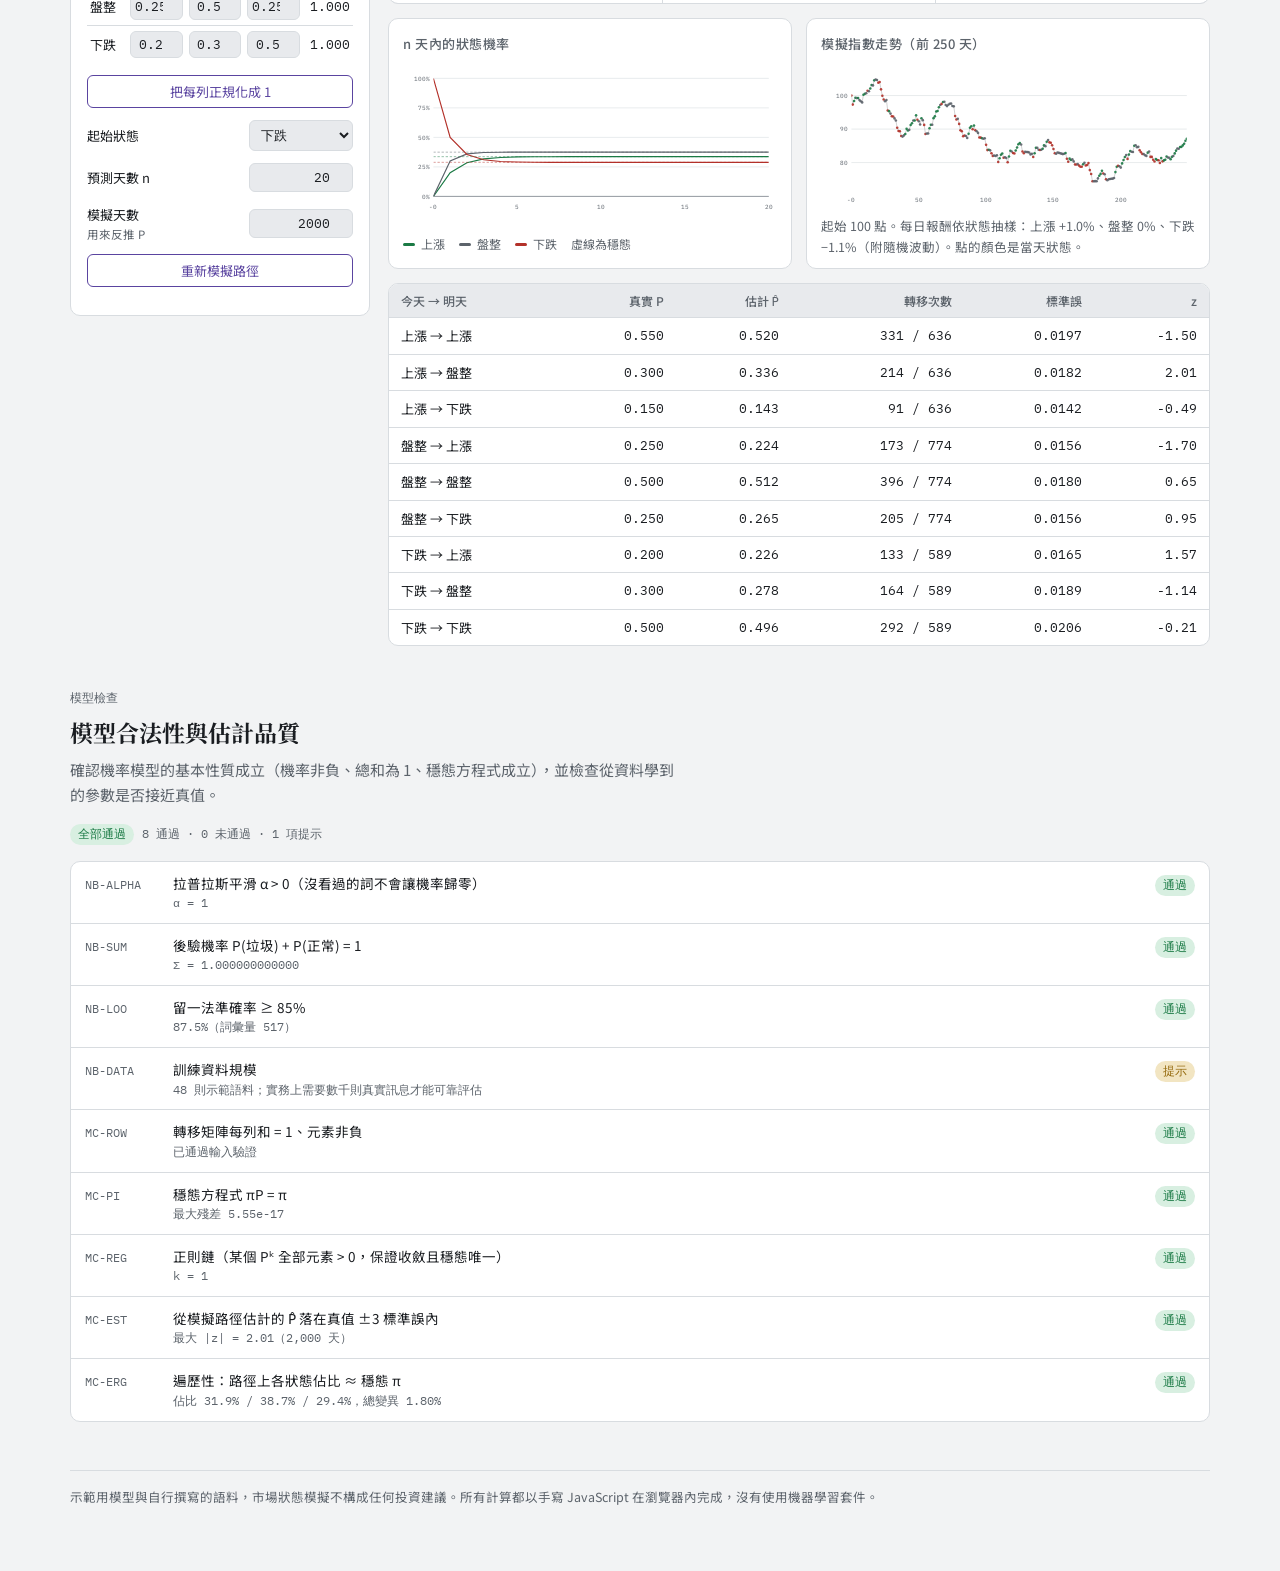
<file: ml-foundations.html>
<!doctype html>
<html lang="zh-Hant">
<head>
<meta charset="utf-8">
<meta name="viewport" content="width=device-width, initial-scale=1">
<title>手刻貝氏分類器與馬可夫鏈</title>
<link rel="preconnect" href="https://fonts.googleapis.com">
<link rel="preconnect" href="https://fonts.gstatic.com" crossorigin>
<link rel="stylesheet" href="https://fonts.googleapis.com/css2?family=IBM+Plex+Mono:wght@400;500&family=Noto+Sans+TC:wght@400;500;700&family=Noto+Serif+TC:wght@700;900&display=swap">
<link rel="stylesheet" href="assets/site.css">
<style>
:root{--accent:#5A44A0;--accent-soft:#E5E0F4}
@media (prefers-color-scheme: dark){:root:not([data-theme="light"]){--accent:#A996EC;--accent-soft:#29233F}}
:root[data-theme="dark"]{--accent:#A996EC;--accent-soft:#29233F}
.tok{display:grid;grid-template-columns:70px minmax(0,1fr) 64px;gap:8px;align-items:center;font-size:13px}
.tok .bar{height:10px;position:relative;background:var(--sunk);border-radius:3px}
.tok .bar i{position:absolute;top:0;bottom:0;border-radius:3px}
.tok .bar::after{content:"";position:absolute;left:50%;top:-2px;bottom:-2px;width:1px;background:var(--muted)}
.toks{display:grid;gap:6px}
.matrix table{table-layout:fixed}
.matrix th,.matrix td{padding:5px 3px}
.matrix th:first-child{width:40px}
.matrix th:last-child{width:50px}
.matrix td input{width:100%;padding:4px 4px}
.corpus{max-height:260px;overflow:auto;font-size:13px}
.corpus td{white-space:normal;text-align:left}
.corpus td:first-child{white-space:nowrap}
</style>
</head>
<body>
<div class="wrap">
<a class="back" href="index.html">← 作品集首頁</a>
<header class="top">
  <div class="eyebrow">專案 04 · ML / AI Math Foundations</div>
  <h1>手刻貝氏分類器與馬可夫鏈</h1>
  <p class="lede">不用任何機器學習套件，從公式直接寫出兩個模型。第一個是單純貝氏垃圾訊息過濾器，可以看到每個詞怎麼推動判斷；第二個是市場狀態的馬可夫鏈，計算多步轉移、穩態分布，再從模擬資料反推轉移矩陣。</p>
  <nav class="toc" aria-label="章節"><a href="#nb">垃圾訊息過濾器</a><a href="#mc">馬可夫鏈</a><a href="#qa">模型檢查</a></nav>
</header>

<!-- Naive Bayes -->
<section id="nb">
  <div class="sec-head">
    <span class="spec">4-A · Multinomial Naive Bayes</span>
    <h2>垃圾訊息過濾器（貝氏定理）</h2>
    <p>把訊息切成相鄰兩字的詞組，假設詞組彼此條件獨立，用貝氏定理算出「看到這些詞時是垃圾訊息」的後驗機率。拉普拉斯平滑避免沒看過的詞讓機率變成 0。準確率用留一法（每次拿掉一則當測試）評估。</p>
  </div>
  <div class="layout">
    <div class="panel">
      <h3>測試訊息</h3>
      <textarea id="nb-msg" rows="4" aria-label="要判斷的訊息">恭喜您獲得限時免費好禮，立即點擊連結領取</textarea>
      <div class="row">
        <button class="btn" type="button" data-ex="明天下午開會前，記得把報告放到共用資料夾">範例：工作訊息</button>
        <button class="btn" type="button" data-ex="您的包裹運費不足，請點擊連結補繳">範例：詐騙簡訊</button>
        <button class="btn" type="button" data-ex="記得今天去管理室領取包裹">範例：模糊訊息</button>
      </div>
      <h3>模型參數</h3>
      <div class="field"><label for="nb-alpha">平滑參數 α<small>拉普拉斯平滑，需 &gt; 0</small></label><input type="number" id="nb-alpha" value="1" min="0.01" max="10" step="0.1"></div>
      <div class="field"><label for="nb-th">判定門檻 %<small>後驗機率超過即判垃圾</small></label><input type="number" id="nb-th" value="50" min="1" max="99" step="5"></div>
      <div class="formula">P(垃圾 | 詞) ∝ P(垃圾) · Π P(wᵢ | 垃圾)<br>P(w | c) = (count(w,c) + α) / (N_c + α|V|)</div>
      <div class="errors" id="nb-err" role="alert"></div>
    </div>
    <div class="results">
      <div class="verdict" id="nb-verdict"></div>
      <div class="two">
        <div class="box">
          <div class="cap"><h3>每個詞組的影響（對數概似比）</h3></div>
          <div class="toks" id="nb-toks"></div>
          <div class="note">往右推向垃圾訊息，往左推向正常訊息。沒在訓練資料出現過的詞組不影響判斷。</div>
        </div>
        <div class="box">
          <div class="cap"><h3>留一法評估（48 則訊息）</h3></div>
          <div class="stats" id="nb-stats" style="grid-template-columns:repeat(2,minmax(0,1fr))"></div>
          <div class="tbl-wrap" style="border:none">
            <table aria-label="混淆矩陣"><thead><tr><th></th><th>預測：垃圾</th><th>預測：正常</th></tr></thead><tbody id="nb-cm"></tbody></table>
          </div>
        </div>
      </div>
      <div class="box">
        <div class="cap"><h3>訓練語料與留一法預測</h3><span class="note">自行撰寫的示範語料：24 則垃圾、24 則正常</span></div>
        <div class="tbl-wrap corpus" style="border:none"><table aria-label="訓練語料"><thead><tr><th>標記</th><th>訊息</th><th>P(垃圾)</th></tr></thead><tbody id="nb-corpus"></tbody></table></div>
      </div>
    </div>
  </div>
</section>

<!-- Markov -->
<section id="mc">
  <div class="sec-head">
    <span class="spec">4-B · Markov Chain</span>
    <h2>市場狀態的馬可夫鏈</h2>
    <p>把每天的市場分成上漲、盤整、下跌三種狀態，假設明天的狀態只跟今天有關。轉移矩陣決定一切：n 天後的狀態分布是 π₀Pⁿ，長期會收斂到與起點無關的穩態分布 π = πP。下方再模擬一段路徑，用狀態轉移的次數反推轉移矩陣，檢查估計是否回到真值。</p>
  </div>
  <div class="layout">
    <div class="panel">
      <h3>轉移矩陣 P（列 = 今天，欄 = 明天）</h3>
      <div class="tbl-wrap matrix" style="border:none"><table aria-label="轉移矩陣"><thead><tr><th></th><th>上漲</th><th>盤整</th><th>下跌</th><th>列和</th></tr></thead><tbody id="mc-P"></tbody></table></div>
      <button class="btn" id="mc-norm" type="button">把每列正規化成 1</button>
      <div class="field"><label for="mc-s0">起始狀態</label><select id="mc-s0"><option value="0">上漲</option><option value="1">盤整</option><option value="2" selected>下跌</option></select></div>
      <div class="field"><label for="mc-n">預測天數 n</label><input type="number" id="mc-n" value="20" min="1" max="100" step="1"></div>
      <div class="field"><label for="mc-L">模擬天數<small>用來反推 P</small></label><input type="number" id="mc-L" value="2000" min="100" max="50000" step="500"></div>
      <button class="btn" id="mc-seed" type="button">重新模擬路徑</button>
      <div class="errors" id="mc-err" role="alert"></div>
    </div>
    <div class="results">
      <div class="stats three" id="mc-stats"></div>
      <div class="two">
        <div class="box">
          <div class="cap"><h3>n 天內的狀態機率</h3></div>
          <div id="mc-dist"></div>
          <div class="legend"><span><i style="background:var(--ok)"></i>上漲</span><span><i style="background:var(--muted)"></i>盤整</span><span><i style="background:var(--bad)"></i>下跌</span><span>虛線為穩態</span></div>
        </div>
        <div class="box">
          <div class="cap"><h3>模擬指數走勢（前 250 天）</h3></div>
          <div id="mc-path"></div>
          <div class="note">起始 100 點。每日報酬依狀態抽樣：上漲 +1.0%、盤整 0%、下跌 −1.1%（附隨機波動）。點的顏色是當天狀態。</div>
        </div>
      </div>
      <div class="tbl-wrap">
        <table aria-label="轉移矩陣估計"><thead><tr><th>今天 → 明天</th><th>真實 P</th><th>估計 P̂</th><th>轉移次數</th><th>標準誤</th><th>z</th></tr></thead><tbody id="mc-est"></tbody></table>
      </div>
    </div>
  </div>
</section>

<section id="qa">
  <div class="sec-head"><span class="spec">模型檢查</span><h2>模型合法性與估計品質</h2>
    <p>確認機率模型的基本性質成立（機率非負、總和為 1、穩態方程式成立），並檢查從資料學到的參數是否接近真值。</p></div>
  <div class="row" id="qa-sum"></div>
  <div class="qa" id="qa-list"></div>
</section>

<footer>示範用模型與自行撰寫的語料，市場狀態模擬不構成任何投資建議。所有計算都以手寫 JavaScript 在瀏覽器內完成，沒有使用機器學習套件。</footer>
</div>

<script src="assets/lib.js"></script>
<script>
(function(){
const {$,num,pct,fmtP,esc}=PF;
const QA={};

/* ---------- 單純貝氏 ---------- */
const SPAM=['恭喜您中獎了！請點擊連結領取iPhone大獎','限時優惠全館一折起，立即加LINE好友領券','您的帳戶出現異常，請立即點擊連結驗證身分','免費領取百元購物金，今天午夜截止','投資穩賺不賠，加入群組每月輕鬆賺十萬','免審核快速貸款，當天撥款，立即申請','您有一筆包裹未領取，請點擊連結補繳運費','獨家飆股明牌，老師帶你賺翻，免費加入','恭喜成為幸運會員，點擊領取專屬好禮','限量優惠只剩今天，立即下單享免運','您的信用卡已被凍結，請回電客服解除','在家輕鬆兼職，日領三千，免經驗','點擊連結立即領取政府補助金','最後通知：您的點數即將到期，請立即兌換','免費試用名額有限，立即登記領取','加入會員送現金紅包，邀請好友再加碼','您已獲得抽獎資格，請提供帳號領取獎金','超低利率信貸，免保人，立即諮詢','虛擬貨幣保證獲利，限時加入VIP群組','恭喜！您的手機號碼被抽中特獎','全館商品限時特價，點擊連結搶購','您的網路銀行需要重新驗證，請點擊連結登入','免費領取遊戲點數，名額有限立即領取','健康食品買一送一，今天下單再送好禮'];
const HAM=['明天下午三點開會，記得帶上週的報告','晚餐想吃什麼？我在超市可以順便買','包裹已經放在管理室了，回家記得拿','週末要不要一起去爬山？天氣好像不錯','報告我看過了，第三頁的數字再確認一下','媽媽說這週日回家吃飯','會議改到週四上午十點，地點不變','你的筆記借我看一下，明天還你','今天加班，晚點才會到家','下週的簡報資料我已經放到共用資料夾','生日快樂！晚上幫你訂了蛋糕','車子送修了，明天可以載我一下嗎','這次的專案進度大概完成七成','我到捷運站了，你在哪個出口','老師說作業延到下週一交','下午的面試順利嗎？結果出來跟我說','冰箱的牛奶快過期了，記得先喝','合約我改好了，麻煩你再看一次','明天早上要量體溫，記得早點起床','電影票買好了，七點半在門口見','這週的數據報表已經更新，有問題再跟我說','客戶希望交期提前一週，我們討論一下','颱風要來了，記得把陽台的東西收進來','謝謝你的幫忙，改天請你喝咖啡'];
const DOCS=[...SPAM.map(t=>({t,y:1})),...HAM.map(t=>({t,y:0}))];
function tokenize(s){
  const clean=s.toLowerCase().replace(/[a-z]+/g,'A').replace(/[0-9]+/g,'#').replace(/[^一-鿿A#]+/g,'|');
  const out=[];clean.split('|').forEach(seg=>{const ch=[...seg];if(ch.length===1)out.push(ch[0]);for(let i=0;i+1<ch.length;i++)out.push(ch[i]+ch[i+1]);});return out;
}
DOCS.forEach(d=>d.tok=tokenize(d.t));
function train(skip){
  const cnt=[new Map(),new Map()],tot=[0,0],nd=[0,0];
  DOCS.forEach((d,i)=>{if(i===skip)return;nd[d.y]++;d.tok.forEach(w=>{cnt[d.y].set(w,(cnt[d.y].get(w)||0)+1);tot[d.y]++;});});
  const V=new Set([...cnt[0].keys(),...cnt[1].keys()]);
  return{cnt,tot,nd,V};
}
function score(m,toks,alpha){
  const V=m.V.size,lp=[Math.log(m.nd[0]/(m.nd[0]+m.nd[1])),Math.log(m.nd[1]/(m.nd[0]+m.nd[1]))];const contrib=[];
  toks.forEach(w=>{if(!m.V.has(w))return;const l=[0,1].map(c=>Math.log(((m.cnt[c].get(w)||0)+alpha)/(m.tot[c]+alpha*V)));lp[0]+=l[0];lp[1]+=l[1];contrib.push([w,l[1]-l[0]]);});
  const mx=Math.max(lp[0],lp[1]),e0=Math.exp(lp[0]-mx),e1=Math.exp(lp[1]-mx);
  return{p:e1/(e0+e1),p0:e0/(e0+e1),contrib,lp};
}
function runNB(){
  const alpha=+$('nb-alpha').value,th=+$('nb-th').value/100,msg=$('nb-msg').value.trim();
  const bad=[],m=[];
  if(!(alpha>=0.01&&alpha<=10)){bad.push('nb-alpha');m.push('平滑參數需介於 0.01 到 10；α = 0 會讓沒看過的詞機率變成 0。');}
  if(!(th>=0.01&&th<=0.99)){bad.push('nb-th');m.push('判定門檻需介於 1% 到 99%。');}
  PF.invalid(['nb-alpha','nb-th'],bad);$('nb-err').innerHTML=m.map(x=>`<div>${x}</div>`).join('');
  if(bad.length){QA.nb=null;renderQA();return;}
  const full=train(-1);
  // 測試訊息
  if(!msg){$('nb-verdict').innerHTML='<span class="pill info">等待輸入</span><span>在左邊輸入一則訊息，或點範例按鈕。</span>';$('nb-toks').innerHTML='';}
  else{const s=score(full,tokenize(msg),alpha);const spam=s.p>=th;const known=s.contrib.length;
    $('nb-verdict').innerHTML=known?`<span class="pill ${spam?'bad':'ok'}">${spam?'垃圾訊息':'正常訊息'}</span><span>P(垃圾 | 訊息) = <b class="mono">${pct(s.p,2)}</b>，門檻 ${pct(th,0)}。共 ${known} 個詞組出現在訓練資料中。</span>`
      :`<span class="pill info">無法判斷</span><span>訊息中的詞組都沒出現在訓練資料，只能依先驗機率 ${pct(s.p,0)} 判斷。</span>`;
    const top=s.contrib.slice().sort((a,b)=>Math.abs(b[1])-Math.abs(a[1])).slice(0,10);const mx=Math.max(1e-9,...top.map(t=>Math.abs(t[1])));
    $('nb-toks').innerHTML=top.length?top.map(([w,v])=>{const wd=Math.abs(v)/mx*50;return `<div class="tok"><span class="mono">${esc(w)}</span><span class="bar"><i style="${v>=0?`left:50%;width:${wd}%;background:var(--bad)`:`right:50%;width:${wd}%;background:var(--ok)`}"></i></span><span class="mono" style="text-align:right">${v>=0?'+':''}${v.toFixed(2)}</span></div>`;}).join(''):'<p class="note">沒有可用的詞組。</p>';
    QA.nbMsg={sum:s.p+s.p0};}
  // 留一法
  let tp=0,fp=0,tn=0,fn=0;const preds=DOCS.map((d,i)=>{const s=score(train(i),d.tok,alpha);const y=s.p>=th?1:0;if(y&&d.y)tp++;else if(y)fp++;else if(d.y)fn++;else tn++;return s.p;});
  const acc=(tp+tn)/DOCS.length,prec=tp/Math.max(1,tp+fp),rec=tp/Math.max(1,tp+fn),f1=2*prec*rec/Math.max(1e-9,prec+rec);
  QA.nb={acc,V:full.V.size,prec,rec};
  PF.tiles($('nb-stats'),[['準確率',pct(acc,1),(tp+tn)+' / '+DOCS.length,'hl'],['F1',f1.toFixed(3),'精確率 '+pct(prec,0)+'，召回率 '+pct(rec,0)],['詞彙量 |V|',num(full.V.size),'相鄰兩字詞組'],['誤判正常為垃圾',fp+' 則','偽陽性',fp?'alert':'good']]);
  $('nb-cm').innerHTML=`<tr><td>實際：垃圾</td><td class="mono">${tp}</td><td class="mono">${fn}</td></tr><tr><td>實際：正常</td><td class="mono">${fp}</td><td class="mono">${tn}</td></tr>`;
  $('nb-corpus').innerHTML=DOCS.map((d,i)=>{const ok=(preds[i]>=th?1:0)===d.y;return `<tr><td><span class="pill ${d.y?'bad':'ok'}">${d.y?'垃圾':'正常'}</span></td><td>${esc(d.t)}</td><td class="mono">${pct(preds[i],1)}${ok?'':' <span class="pill info">誤判</span>'}</td></tr>`;}).join('');
  renderQA();
}

/* ---------- 馬可夫鏈 ---------- */
const ST=['上漲','盤整','下跌'],COL=['var(--ok)','var(--muted)','var(--bad)'];
const P0=[[0.55,0.30,0.15],[0.25,0.50,0.25],[0.20,0.30,0.50]];
$('mc-P').innerHTML=ST.map((s,i)=>`<tr><td>${s}</td>${[0,1,2].map(j=>`<td><input type="number" id="p-${i}-${j}" value="${P0[i][j]}" min="0" max="1" step="0.05" aria-label="${s} 轉 ${ST[j]}"></td>`).join('')}<td class="mono" id="ps-${i}"></td></tr>`).join('');
const mul=(v,P)=>[0,1,2].map(j=>v[0]*P[0][j]+v[1]*P[1][j]+v[2]*P[2][j]);
const mm=(A,B)=>A.map(r=>mul(r,B));
let mcSeed=17;
function readP(){
  const P=[[],[],[]],bad=[];let msg=[];
  for(let i=0;i<3;i++){let s=0;for(let j=0;j<3;j++){const v=+$(`p-${i}-${j}`).value;if(!(v>=0&&v<=1))bad.push(`p-${i}-${j}`);P[i][j]=v;s+=v;}
    $('ps-'+i).innerHTML=Math.abs(s-1)<=1e-3?s.toFixed(3):`<span class="pill bad">${s.toFixed(3)}</span>`;
    if(Math.abs(s-1)>1e-3)msg.push(`「${ST[i]}」這一列加總是 ${s.toFixed(3)}，必須等於 1。可以按「把每列正規化成 1」。`);}
  if(bad.length)msg.unshift('轉移機率必須介於 0 和 1 之間。');
  PF.invalid([0,1,2].flatMap(i=>[0,1,2].map(j=>`p-${i}-${j}`)),bad);
  return{P,msg};
}
function stationary(P){ // 解 π(P−I)=0, Σπ=1
  const A=[[P[0][0]-1,P[1][0],P[2][0]],[P[0][1],P[1][1]-1,P[2][1]],[1,1,1]];const inv=PF.inv(A);if(!inv)return null;return inv.map(r=>r[2]);
}
function runMC(){
  const {P,msg}=readP();const n=Math.round(+$('mc-n').value),L=Math.round(+$('mc-L').value),s0=+$('mc-s0').value;
  const bad=[];if(!(n>=1&&n<=100)){bad.push('mc-n');msg.push('預測天數需介於 1 到 100。');}
  if(!(L>=100&&L<=50000)){bad.push('mc-L');msg.push('模擬天數需介於 100 到 50,000。');}
  PF.invalid(['mc-n','mc-L'],bad);$('mc-err').innerHTML=msg.map(x=>`<div>${x}</div>`).join('');
  if(msg.length){QA.mc=null;renderQA();return;}
  const pi=stationary(P);
  if(!pi||pi.some(v=>v<-1e-12)){$('mc-err').textContent='這個轉移矩陣沒有唯一的穩態分布（可能有互不相通的狀態）。';QA.mc=null;renderQA();return;}
  let v=[0,0,0];v[s0]=1;const hist=[v];let mixDay=null;
  for(let t=1;t<=n;t++){v=mul(v,P);hist.push(v);const tv=0.5*v.reduce((a,x,i)=>a+Math.abs(x-pi[i]),0);if(mixDay==null&&tv<0.01)mixDay=t;}
  if(mixDay==null){let w=v.slice();for(let t=n+1;t<=2000;t++){w=mul(w,P);if(0.5*w.reduce((a,x,i)=>a+Math.abs(x-pi[i]),0)<0.01){mixDay=t;break;}}}
  const res=mul(pi,P).reduce((a,x,i)=>Math.max(a,Math.abs(x-pi[i])),0);
  let Pk=P,regular=false;for(let k=1;k<=9;k++){if(Pk.every(r=>r.every(x=>x>0))){regular=k;break;}Pk=mm(Pk,P);}
  PF.tiles($('mc-stats'),[
    ['穩態分布 π',pi.map(x=>pct(x,1)).join(' / '),'上漲 / 盤整 / 下跌','hl'],
    ['平均回訪天數 1/π',pi.map(x=>x>0?num(1/x,2):'∞').join(' / '),'離開某狀態後平均幾天回來'],
    ['收斂天數',mixDay?mixDay+' 天':'> 2000 天','距離穩態的總變異 < 1%']]);
  const series=[0,1,2].map(i=>({kind:'line',pts:hist.map((h,t)=>[t,h[i]]),stroke:COL[i]}));
  [0,1,2].forEach(i=>series.push({kind:'line',pts:[[0,pi[i]],[n,pi[i]]],stroke:COL[i],dash:'4 3',sw:1,op:0.8}));
  PF.chart($('mc-dist'),{label:'n 步狀態分布',x0:0,x1:n,y0:0,y1:1,yStep:0.25,yFmt:v=>Math.round(v*100)+'%',series});
  // 模擬路徑與估計
  const r=PF.rng(mcSeed),mu=[0.010,0,-0.011],sd=[0.008,0.004,0.009];
  let s=s0,price=100;const seq=[s],pts=[[0,100,COL[s]]],line=[[0,100]];
  for(let t=1;t<L;t++){const u=r();s=u<P[s][0]?0:u<P[s][0]+P[s][1]?1:2;seq.push(s);
    if(t<250){price*=1+mu[s]+sd[s]*PF.randn(r);pts.push([t,price,COL[s]]);line.push([t,price]);}}
  const ys=line.map(p=>p[1]),lo=Math.min(...ys),hi=Math.max(...ys),pad=(hi-lo)*0.08||1;
  PF.chart($('mc-path'),{label:'模擬指數走勢',x0:0,x1:line.length-1,y0:lo-pad,y1:hi+pad,yFmt:v=>num(v,0),
    series:[{kind:'line',pts:line,stroke:'var(--ink)',sw:1,op:0.35},{kind:'dots',pts,r:2.2,op:0.9}]});
  const C=[[0,0,0],[0,0,0],[0,0,0]];for(let t=1;t<seq.length;t++)C[seq[t-1]][seq[t]]++;
  let maxZ=0;const rows=[];
  for(let i=0;i<3;i++){const ni=C[i][0]+C[i][1]+C[i][2];for(let j=0;j<3;j++){const ph=ni?C[i][j]/ni:0,se=ni?Math.sqrt(P[i][j]*(1-P[i][j])/ni):0,z=se>0?(ph-P[i][j])/se:0;maxZ=Math.max(maxZ,Math.abs(z));
    rows.push(`<tr><td>${ST[i]} → ${ST[j]}</td><td class="mono">${P[i][j].toFixed(3)}</td><td class="mono">${ph.toFixed(3)}</td><td class="mono">${C[i][j]} / ${ni}</td><td class="mono">${se.toFixed(4)}</td><td class="mono">${Math.abs(z)>3?`<span class="pill bad">${z.toFixed(2)}</span>`:z.toFixed(2)}</td></tr>`);}}
  $('mc-est').innerHTML=rows.join('');
  const occ=[0,1,2].map(i=>seq.filter(x=>x===i).length/seq.length);
  QA.mc={P,pi,res,regular,maxZ,occ,L};
  renderQA();
}

/* ---------- 檢查 ---------- */
function renderQA(){
  const rows=[];
  if(QA.nb){rows.push(['NB-ALPHA','拉普拉斯平滑 α > 0（沒看過的詞不會讓機率歸零）','α = '+$('nb-alpha').value,'ok']);
    if(QA.nbMsg)rows.push(['NB-SUM','後驗機率 P(垃圾) + P(正常) = 1','Σ = '+QA.nbMsg.sum.toFixed(12),Math.abs(QA.nbMsg.sum-1)<1e-12?'ok':'bad']);
    rows.push(['NB-LOO','留一法準確率 ≥ 85%',pct(QA.nb.acc,1)+'（詞彙量 '+QA.nb.V+'）',QA.nb.acc>=0.85?'ok':'info']);
    rows.push(['NB-DATA','訓練資料規模','48 則示範語料；實務上需要數千則真實訊息才能可靠評估','info']);}
  if(QA.mc){const m=QA.mc;
    rows.push(['MC-ROW','轉移矩陣每列和 = 1、元素非負','已通過輸入驗證','ok']);
    rows.push(['MC-PI','穩態方程式 πP = π','最大殘差 '+m.res.toExponential(2),m.res<1e-10?'ok':'bad']);
    rows.push(['MC-REG','正則鏈（某個 Pᵏ 全部元素 > 0，保證收斂且穩態唯一）',m.regular?'k = '+m.regular:'9 步內未全為正',m.regular?'ok':'info']);
    rows.push(['MC-EST','從模擬路徑估計的 P̂ 落在真值 ±3 標準誤內','最大 |z| = '+m.maxZ.toFixed(2)+'（'+num(m.L)+' 天）',m.maxZ<=3?'ok':'info']);
    const tv=0.5*m.occ.reduce((a,x,i)=>a+Math.abs(x-m.pi[i]),0);
    rows.push(['MC-ERG','遍歷性：路徑上各狀態佔比 ≈ 穩態 π','佔比 '+m.occ.map(x=>pct(x,1)).join(' / ')+'，總變異 '+pct(tv,2),tv<0.05?'ok':'info']);}
  PF.checks($('qa-list'),$('qa-sum'),rows);
}

const dNB=PF.debounce(runNB,250),dMC=PF.debounce(runMC,250);
['nb-msg','nb-alpha','nb-th'].forEach(id=>$(id).addEventListener('input',dNB));
document.querySelectorAll('[data-ex]').forEach(b=>b.addEventListener('click',()=>{$('nb-msg').value=b.dataset.ex;runNB();}));
document.querySelectorAll('#mc input,#mc select').forEach(el=>el.addEventListener('input',dMC));
$('mc-norm').addEventListener('click',()=>{for(let i=0;i<3;i++){const v=[0,1,2].map(j=>Math.max(0,+$(`p-${i}-${j}`).value||0));const s=v.reduce((a,b)=>a+b,0)||1;v.forEach((x,j)=>$(`p-${i}-${j}`).value=+(x/s).toFixed(4));}runMC();});
$('mc-seed').addEventListener('click',()=>{mcSeed++;runMC();});
runNB();runMC();
})();
</script>
</body>
</html>
</file>
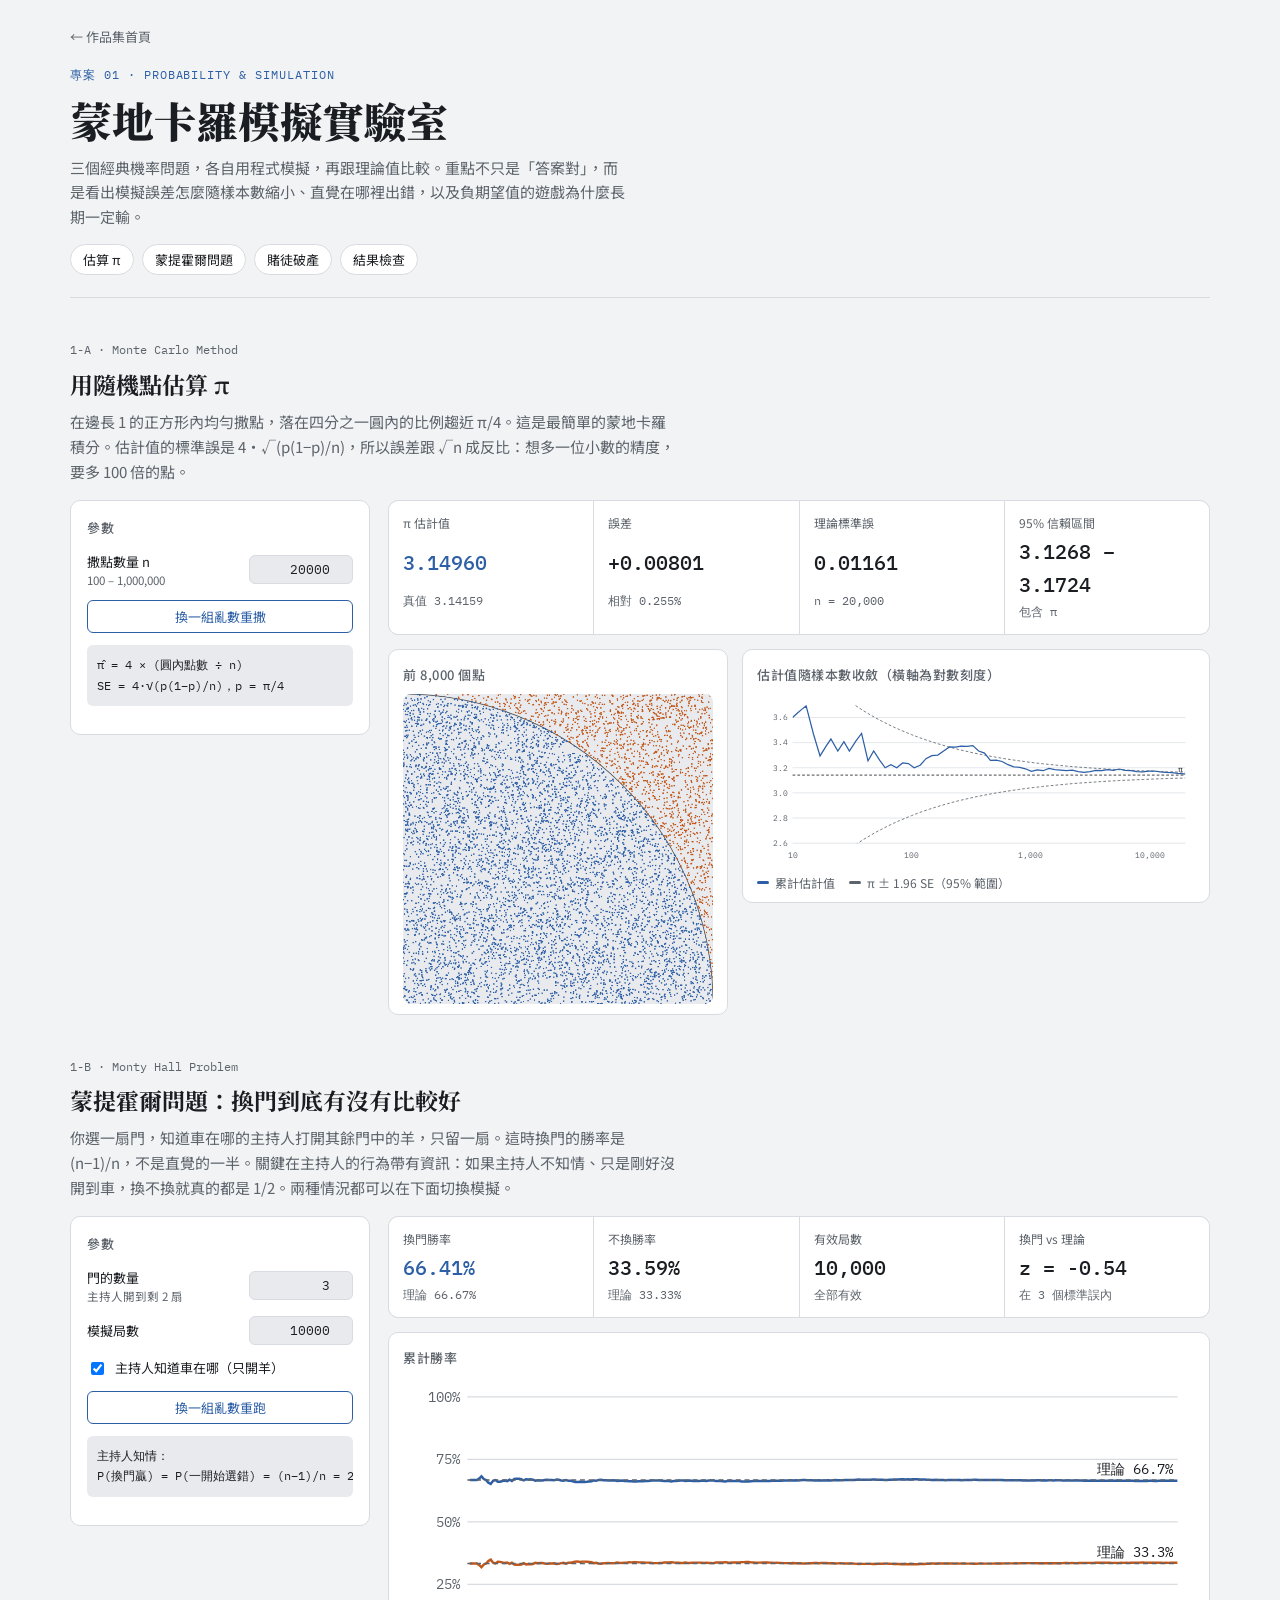
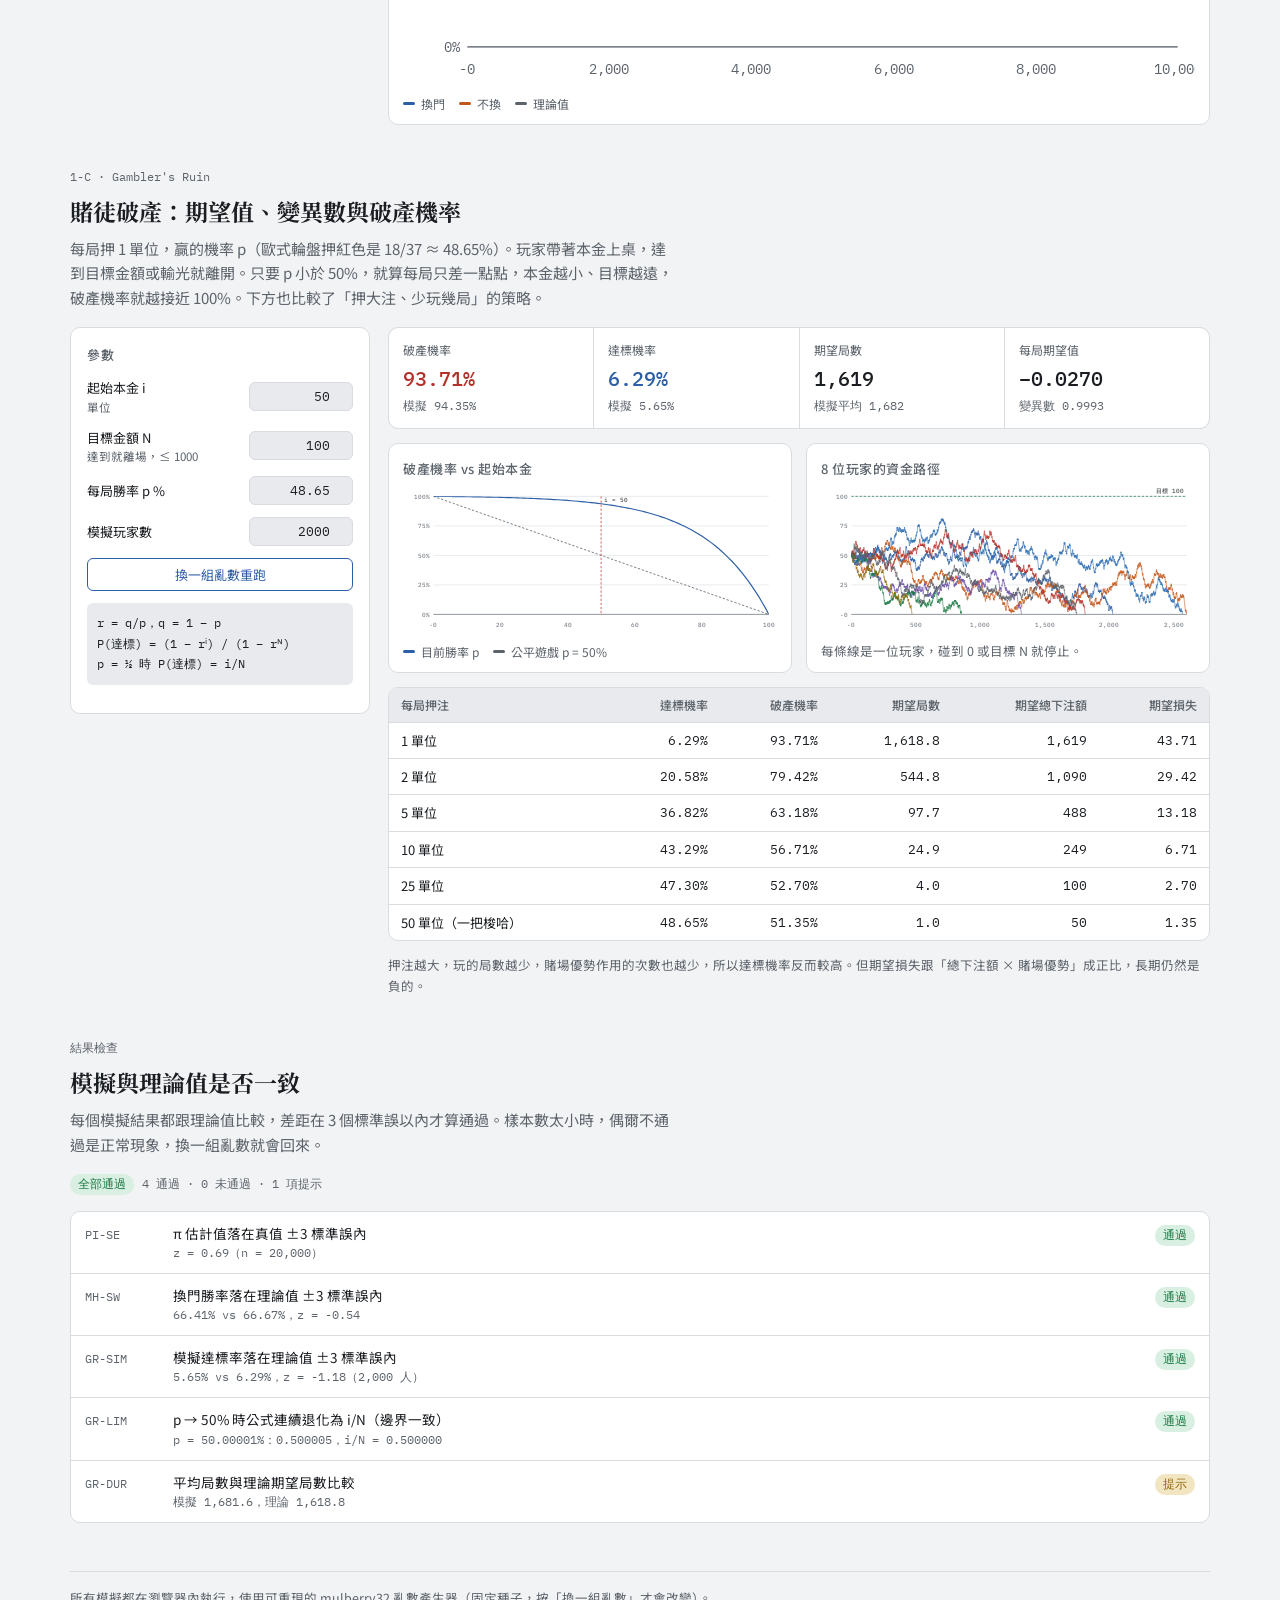
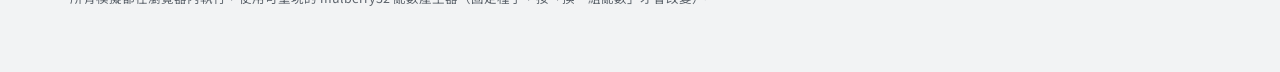
<file: monte-carlo.html>
<!doctype html>
<html lang="zh-Hant">
<head>
<meta charset="utf-8">
<meta name="viewport" content="width=device-width, initial-scale=1">
<title>蒙地卡羅模擬實驗室</title>
<link rel="preconnect" href="https://fonts.googleapis.com">
<link rel="preconnect" href="https://fonts.gstatic.com" crossorigin>
<link rel="stylesheet" href="https://fonts.googleapis.com/css2?family=IBM+Plex+Mono:wght@400;500&family=Noto+Sans+TC:wght@400;500;700&family=Noto+Serif+TC:wght@700;900&display=swap">
<link rel="stylesheet" href="assets/site.css">
<style>
:root{--accent:#2D5FA6;--accent-soft:#DCE6F4}
@media (prefers-color-scheme: dark){:root:not([data-theme="light"]){--accent:#79A8EC;--accent-soft:#1C2A40}}
:root[data-theme="dark"]{--accent:#79A8EC;--accent-soft:#1C2A40}
.pi-grid{display:grid;grid-template-columns:minmax(0,340px) minmax(0,1fr);gap:14px;align-items:start}
@media (max-width:760px){.pi-grid{grid-template-columns:minmax(0,1fr)}}
canvas{width:100%;max-width:340px;aspect-ratio:1/1;height:auto;display:block;border-radius:8px;background:var(--sunk)}
</style>
</head>
<body>
<div class="wrap">
<a class="back" href="index.html">← 作品集首頁</a>
<header class="top">
  <div class="eyebrow">專案 01 · Probability &amp; Simulation</div>
  <h1>蒙地卡羅模擬實驗室</h1>
  <p class="lede">三個經典機率問題，各自用程式模擬，再跟理論值比較。重點不只是「答案對」，而是看出模擬誤差怎麼隨樣本數縮小、直覺在哪裡出錯，以及負期望值的遊戲為什麼長期一定輸。</p>
  <nav class="toc" aria-label="章節"><a href="#pi">估算 π</a><a href="#monty">蒙提霍爾問題</a><a href="#ruin">賭徒破產</a><a href="#qa">結果檢查</a></nav>
</header>

<!-- π -->
<section id="pi">
  <div class="sec-head">
    <span class="spec">1-A · Monte Carlo Method</span>
    <h2>用隨機點估算 π</h2>
    <p>在邊長 1 的正方形內均勻撒點，落在四分之一圓內的比例趨近 π/4。這是最簡單的蒙地卡羅積分。估計值的標準誤是 4·√(p(1−p)/n)，所以誤差跟 √n 成反比：想多一位小數的精度，要多 100 倍的點。</p>
  </div>
  <div class="layout">
    <div class="panel">
      <h3>參數</h3>
      <div class="field"><label for="pi-n">撒點數量 n<small>100 – 1,000,000</small></label><input type="number" id="pi-n" value="20000" min="100" max="1000000" step="1000"></div>
      <button class="btn" id="pi-seed" type="button">換一組亂數重撒</button>
      <div class="formula">π̂ = 4 × (圓內點數 ÷ n)<br>SE = 4·√(p(1−p)/n)，p = π/4</div>
      <div class="errors" id="pi-err" role="alert"></div>
    </div>
    <div class="results">
      <div class="stats" id="pi-stats"></div>
      <div class="pi-grid">
        <div class="box"><h3>前 8,000 個點</h3><canvas id="pi-canvas" width="680" height="680" aria-label="隨機點分布圖"></canvas></div>
        <div class="box">
          <div class="cap"><h3>估計值隨樣本數收斂（橫軸為對數刻度）</h3></div>
          <div id="pi-conv"></div>
          <div class="legend"><span><i style="background:var(--accent)"></i>累計估計值</span><span><i style="background:var(--muted)"></i>π ± 1.96 SE（95% 範圍）</span></div>
        </div>
      </div>
    </div>
  </div>
</section>

<!-- Monty Hall -->
<section id="monty">
  <div class="sec-head">
    <span class="spec">1-B · Monty Hall Problem</span>
    <h2>蒙提霍爾問題：換門到底有沒有比較好</h2>
    <p>你選一扇門，知道車在哪的主持人打開其餘門中的羊，只留一扇。這時換門的勝率是 (n−1)/n，不是直覺的一半。關鍵在主持人的行為帶有資訊：如果主持人不知情、只是剛好沒開到車，換不換就真的都是 1/2。兩種情況都可以在下面切換模擬。</p>
  </div>
  <div class="layout">
    <div class="panel">
      <h3>參數</h3>
      <div class="field"><label for="mh-doors">門的數量<small>主持人開到剩 2 扇</small></label><input type="number" id="mh-doors" value="3" min="3" max="10" step="1"></div>
      <div class="field"><label for="mh-n">模擬局數</label><input type="number" id="mh-n" value="10000" min="100" max="200000" step="1000"></div>
      <label class="check"><input type="checkbox" id="mh-know" checked> 主持人知道車在哪（只開羊）</label>
      <button class="btn" id="mh-seed" type="button">換一組亂數重跑</button>
      <div class="formula" id="mh-formula"></div>
      <div class="errors" id="mh-err" role="alert"></div>
    </div>
    <div class="results">
      <div class="stats" id="mh-stats"></div>
      <div class="box">
        <div class="cap"><h3>累計勝率</h3></div>
        <div id="mh-chart"></div>
        <div class="legend"><span><i style="background:var(--accent)"></i>換門</span><span><i style="background:var(--c2)"></i>不換</span><span><i style="background:var(--muted)"></i>理論值</span></div>
      </div>
    </div>
  </div>
</section>

<!-- Gambler's ruin -->
<section id="ruin">
  <div class="sec-head">
    <span class="spec">1-C · Gambler's Ruin</span>
    <h2>賭徒破產：期望值、變異數與破產機率</h2>
    <p>每局押 1 單位，贏的機率 p（歐式輪盤押紅色是 18/37 ≈ 48.65%）。玩家帶著本金上桌，達到目標金額或輸光就離開。只要 p 小於 50%，就算每局只差一點點，本金越小、目標越遠，破產機率就越接近 100%。下方也比較了「押大注、少玩幾局」的策略。</p>
  </div>
  <div class="layout">
    <div class="panel">
      <h3>參數</h3>
      <div class="field"><label for="gr-i">起始本金 i<small>單位</small></label><input type="number" id="gr-i" value="50" min="1" step="1"></div>
      <div class="field"><label for="gr-N">目標金額 N<small>達到就離場，≤ 1000</small></label><input type="number" id="gr-N" value="100" min="2" max="1000" step="1"></div>
      <div class="field"><label for="gr-p">每局勝率 p %</label><input type="number" id="gr-p" value="48.65" min="1" max="99" step="0.05"></div>
      <div class="field"><label for="gr-m">模擬玩家數</label><input type="number" id="gr-m" value="2000" min="100" max="20000" step="500"></div>
      <button class="btn" id="gr-seed" type="button">換一組亂數重跑</button>
      <div class="formula">r = q/p，q = 1 − p<br>P(達標) = (1 − rⁱ) / (1 − rᴺ)<br>p = ½ 時 P(達標) = i/N</div>
      <div class="errors" id="gr-err" role="alert"></div>
    </div>
    <div class="results">
      <div class="stats" id="gr-stats"></div>
      <div class="two">
        <div class="box">
          <div class="cap"><h3>破產機率 vs 起始本金</h3></div>
          <div id="gr-curve"></div>
          <div class="legend"><span><i style="background:var(--accent)"></i>目前勝率 p</span><span><i style="background:var(--muted)"></i>公平遊戲 p = 50%</span></div>
        </div>
        <div class="box">
          <div class="cap"><h3>8 位玩家的資金路徑</h3></div>
          <div id="gr-paths"></div>
          <div class="note">每條線是一位玩家，碰到 0 或目標 N 就停止。</div>
        </div>
      </div>
      <div class="tbl-wrap">
        <table aria-label="押注大小比較">
          <thead><tr><th>每局押注</th><th>達標機率</th><th>破產機率</th><th>期望局數</th><th>期望總下注額</th><th>期望損失</th></tr></thead>
          <tbody id="gr-bets"></tbody>
        </table>
      </div>
      <p class="note">押注越大，玩的局數越少，賭場優勢作用的次數也越少，所以達標機率反而較高。但期望損失跟「總下注額 × 賭場優勢」成正比，長期仍然是負的。</p>
    </div>
  </div>
</section>

<section id="qa">
  <div class="sec-head"><span class="spec">結果檢查</span><h2>模擬與理論值是否一致</h2>
    <p>每個模擬結果都跟理論值比較，差距在 3 個標準誤以內才算通過。樣本數太小時，偶爾不通過是正常現象，換一組亂數就會回來。</p></div>
  <div class="row" id="qa-sum"></div>
  <div class="qa" id="qa-list"></div>
</section>

<footer>所有模擬都在瀏覽器內執行，使用可重現的 mulberry32 亂數產生器（固定種子，按「換一組亂數」才會改變）。</footer>
</div>

<script src="assets/lib.js"></script>
<script>
(function(){
const {$,num,pct,fmtP}=PF;
const QA={};
const css=v=>getComputedStyle(document.documentElement).getPropertyValue(v).trim();

/* ---------- π ---------- */
let piSeed=11;
function runPi(){
  const n=Math.round(+$('pi-n').value);const bad=!(n>=100&&n<=1e6);
  PF.invalid(['pi-n'],bad?['pi-n']:[]);$('pi-err').textContent=bad?'撒點數量需介於 100 到 1,000,000。':'';
  if(bad){delete QA.pi;renderQA();return;}
  const r=PF.rng(piSeed),cv=$('pi-canvas'),ctx=cv.getContext('2d');
  ctx.clearRect(0,0,680,680);
  ctx.strokeStyle=css('--muted');ctx.lineWidth=2;ctx.beginPath();ctx.arc(0,680,680,-Math.PI/2,0);ctx.stroke();
  const cin=css('--accent'),cout=css('--c2');
  let inside=0;const pts=[];let next=10;
  for(let i=1;i<=n;i++){const x=r(),y=r(),h=x*x+y*y<=1;if(h)inside++;
    if(i<=8000){ctx.fillStyle=h?cin:cout;ctx.fillRect(x*680-1.5,680-y*680-1.5,3,3);}
    if(i>=next||i===n){pts.push([Math.log10(i),4*inside/i]);next=Math.max(next+1,Math.round(next*1.12));}}
  const est=4*inside/n,p=Math.PI/4,se=4*Math.sqrt(p*(1-p)/n),z=(est-Math.PI)/se;
  QA.pi={est,se,z,n};
  PF.tiles($('pi-stats'),[
    ['π 估計值',est.toFixed(5),'真值 3.14159','hl'],
    ['誤差',(est-Math.PI>=0?'+':'')+(est-Math.PI).toFixed(5),'相對 '+pct(Math.abs(est-Math.PI)/Math.PI,3)],
    ['理論標準誤',se.toFixed(5),'n = '+num(n)],
    ['95% 信賴區間',(est-1.96*se).toFixed(4)+' – '+(est+1.96*se).toFixed(4),Math.abs(z)<=1.96?'包含 π':'未包含 π（約 5% 機率發生）']]);
  const lmax=Math.log10(n),band=[],bandLo=[];
  for(let l=1;l<=lmax+1e-9;l+=0.05){const s=4*Math.sqrt(p*(1-p)/Math.pow(10,l));band.push([l,Math.PI+1.96*s]);bandLo.push([l,Math.PI-1.96*s]);}
  const xt=[];for(let k=1;k<=Math.floor(lmax);k++)xt.push({v:k,l:num(Math.pow(10,k))});
  PF.chart($('pi-conv'),{label:'π 估計值收斂',x0:1,x1:lmax,y0:2.6,y1:3.7,yStep:0.2,yFmt:v=>v.toFixed(1),xTicks:xt,
    series:[{kind:'line',pts:band,stroke:'var(--muted)',dash:'4 3',sw:1.2},{kind:'line',pts:bandLo,stroke:'var(--muted)',dash:'4 3',sw:1.2},{kind:'line',pts,stroke:'var(--accent)',sw:1.8}],
    hmarks:[{y:Math.PI,color:'var(--ink)',label:'π'}]});
  renderQA();
}

/* ---------- Monty Hall ---------- */
let mhSeed=23;
function runMonty(){
  const D=Math.round(+$('mh-doors').value),n=Math.round(+$('mh-n').value),know=$('mh-know').checked;
  const bad=[];if(!(D>=3&&D<=10))bad.push('mh-doors');if(!(n>=100&&n<=200000))bad.push('mh-n');
  PF.invalid(['mh-doors','mh-n'],bad);
  $('mh-err').innerHTML=(bad.includes('mh-doors')?'<div>門的數量需介於 3 到 10。</div>':'')+(bad.includes('mh-n')?'<div>模擬局數需介於 100 到 200,000。</div>':'');
  if(bad.length){delete QA.mh;renderQA();return;}
  const r=PF.rng(mhSeed);let valid=0,stay=0,sw=0,voided=0;const ps=[],pw=[];const every=Math.max(1,Math.floor(n/300));
  for(let g=1;g<=n;g++){
    const car=Math.floor(r()*D),pick=Math.floor(r()*D);let keep;
    if(know){if(pick===car){keep=Math.floor(r()*(D-1));if(keep>=pick)keep++;}else keep=car;}
    else{keep=Math.floor(r()*(D-1));if(keep>=pick)keep++;if(car!==pick&&car!==keep){voided++;continue;}}
    valid++;if(pick===car)stay++;if(keep===car)sw++;
    if(valid%every===0){ps.push([g,stay/valid]);pw.push([g,sw/valid]);}
  }
  const tStay=know?1/D:0.5,tSw=know?(D-1)/D:0.5;
  const rs=stay/valid,rw=sw/valid,z=(rw-tSw)/Math.sqrt(tSw*(1-tSw)/valid);
  QA.mh={rw,tSw,z,valid};
  $('mh-formula').innerHTML=know?`主持人知情：<br>P(換門贏) = P(一開始選錯) = (n−1)/n = ${(D-1)}/${D}`:`主持人不知情、剛好沒開到車：<br>P(沒開到車) = 2/n，兩扇門對稱<br>P(換門贏 | 沒開到車) = 1/2`;
  PF.tiles($('mh-stats'),[
    ['換門勝率',pct(rw,2),'理論 '+pct(tSw,2),'hl'],
    ['不換勝率',pct(rs,2),'理論 '+pct(tStay,2)],
    ['有效局數',num(valid),know?'全部有效':'作廢 '+num(voided)+' 局（主持人開到車）'],
    ['換門 vs 理論','z = '+z.toFixed(2),Math.abs(z)<=3?'在 3 個標準誤內':'超過 3 個標準誤']]);
  PF.chart($('mh-chart'),{label:'蒙提霍爾累計勝率',x0:0,x1:n,y0:0,y1:1,yStep:0.25,yFmt:v=>Math.round(v*100)+'%',
    series:[{kind:'line',pts:ps,stroke:'var(--c2)'},{kind:'line',pts:pw,stroke:'var(--accent)'}],
    hmarks:know?[{y:tSw,color:'var(--muted)',label:'理論 '+pct(tSw,1)},{y:tStay,color:'var(--muted)',label:'理論 '+pct(tStay,1)}]:[{y:0.5,color:'var(--muted)',label:'理論 50%'}]});
  renderQA();
}

/* ---------- 賭徒破產 ---------- */
let grSeed=5;
function ruinTheory(i,N,p){
  if(i<=0)return{win:0,dur:0};if(i>=N)return{win:1,dur:0};
  const q=1-p;if(Math.abs(p-0.5)<1e-12)return{win:i/N,dur:i*(N-i)};
  const lr=Math.log(q/p);let win;
  if(lr>0)win=Math.exp((i-N)*lr)*(1-Math.exp(-i*lr))/(1-Math.exp(-N*lr));
  else win=(1-Math.exp(i*lr))/(1-Math.exp(N*lr));
  return{win,dur:i/(q-p)-N/(q-p)*win};
}
function runRuin(){
  const i=Math.round(+$('gr-i').value),N=Math.round(+$('gr-N').value),p=+$('gr-p').value/100;let M=Math.round(+$('gr-m').value);
  const bad=[],msg=[];
  if(!(N>=2&&N<=1000)){bad.push('gr-N');msg.push('目標金額需介於 2 到 1,000。');}
  if(!(i>=1&&i<N)){bad.push('gr-i');msg.push('起始本金需大於 0 且小於目標金額。');}
  if(!(p>=0.01&&p<=0.99)){bad.push('gr-p');msg.push('勝率需介於 1% 到 99%。');}
  if(!(M>=100&&M<=20000)){bad.push('gr-m');msg.push('模擬玩家數需介於 100 到 20,000。');}
  PF.invalid(['gr-i','gr-N','gr-p','gr-m'],bad);$('gr-err').innerHTML=msg.map(m=>`<div>${m}</div>`).join('');
  if(bad.length){delete QA.gr;renderQA();return;}
  const th=ruinTheory(i,N,p);
  let note='';if(th.dur*M>3e7){M=Math.max(100,Math.floor(3e7/th.dur));note='（為了速度自動降為 '+num(M)+' 人）';}
  const r=PF.rng(grSeed);let wins=0,dsum=0;const paths=[];let maxLen=0;
  for(let m=0;m<M;m++){let x=i,t=0;const path=m<8?[[0,x]]:null;
    while(x>0&&x<N){x+=r()<p?1:-1;t++;if(path&&t<=4000)path.push([t,x]);}
    if(x>=N)wins++;dsum+=t;if(path){paths.push(path);maxLen=Math.max(maxLen,Math.min(t,4000));}}
  const pw=wins/M,z=(pw-th.win)/Math.sqrt(Math.max(th.win*(1-th.win),1e-12)/M);
  QA.gr={pw,th,z,M,dur:dsum/M};
  const edge=1-2*p;
  PF.tiles($('gr-stats'),[
    ['破產機率',pct(1-th.win,2),'模擬 '+pct(1-pw,2)+note,'alert'],
    ['達標機率',pct(th.win,2),'模擬 '+pct(pw,2),'hl'],
    ['期望局數',num(th.dur,0),'模擬平均 '+num(dsum/M,0)],
    ['每局期望值',(edge>0?'−':'+')+Math.abs(edge).toFixed(4),'變異數 '+(1-(2*p-1)**2).toFixed(4)]]);
  const cur=[],fair=[];for(let k=0;k<=N;k+=Math.max(1,Math.floor(N/200))){cur.push([k,1-ruinTheory(k,N,p).win]);fair.push([k,1-k/N]);}
  cur.push([N,0]);fair.push([N,0]);
  PF.chart($('gr-curve'),{label:'破產機率曲線',x0:0,x1:N,y0:0,y1:1,yStep:0.25,yFmt:v=>Math.round(v*100)+'%',
    series:[{kind:'line',pts:fair,stroke:'var(--muted)',dash:'4 3',sw:1.4},{kind:'line',pts:cur,stroke:'var(--accent)'}],
    vmarks:[{x:i,color:'var(--bad)',label:'i = '+i}]});
  const cols=['var(--accent)','var(--c2)','var(--c3)','var(--ok)','var(--warn)','var(--c1)','var(--bad)','var(--muted)'];
  PF.chart($('gr-paths'),{label:'玩家資金路徑',x0:0,x1:Math.max(10,maxLen),y0:0,y1:N,yFmt:v=>num(v),
    series:paths.map((pt,k)=>({kind:'line',pts:pt,stroke:cols[k],sw:1.2,op:0.85})),hmarks:[{y:N,color:'var(--ok)',label:'目標 '+N}]});
  const sizes=[1,2,5,10,20,25,50,100,200,500].filter(b=>i%b===0&&N%b===0&&i/b>=1&&N/b>i/b);
  $('gr-bets').innerHTML=sizes.map(b=>{const t=ruinTheory(i/b,N/b,p);const loss=i-t.win*N;
    return `<tr><td>${b} 單位${b===i&&N===2*i?'（一把梭哈）':''}</td><td class="mono">${pct(t.win,2)}</td><td class="mono">${pct(1-t.win,2)}</td><td class="mono">${num(t.dur,1)}</td><td class="mono">${num(t.dur*b,0)}</td><td class="mono">${num(loss,2)}</td></tr>`;}).join('');
  renderQA();
}

/* ---------- 檢查 ---------- */
function renderQA(){
  const rows=[];
  if(QA.pi)rows.push(['PI-SE','π 估計值落在真值 ±3 標準誤內',`z = ${QA.pi.z.toFixed(2)}（n = ${num(QA.pi.n)}）`,Math.abs(QA.pi.z)<=3?'ok':'bad']);
  if(QA.mh)rows.push(['MH-SW','換門勝率落在理論值 ±3 標準誤內',`${pct(QA.mh.rw,2)} vs ${pct(QA.mh.tSw,2)}，z = ${QA.mh.z.toFixed(2)}`,Math.abs(QA.mh.z)<=3?'ok':'bad']);
  if(QA.gr){rows.push(['GR-SIM','模擬達標率落在理論值 ±3 標準誤內',`${pct(QA.gr.pw,2)} vs ${pct(QA.gr.th.win,2)}，z = ${QA.gr.z.toFixed(2)}（${num(QA.gr.M)} 人）`,Math.abs(QA.gr.z)<=3?'ok':'bad']);
    const i=Math.round(+$('gr-i').value),N=Math.round(+$('gr-N').value),near=ruinTheory(i,N,0.5+1e-7).win;
    rows.push(['GR-LIM','p → 50% 時公式連續退化為 i/N（邊界一致）',`p = 50.00001%：${near.toFixed(6)}，i/N = ${(i/N).toFixed(6)}`,Math.abs(near-i/N)<1e-4?'ok':'bad']);
    rows.push(['GR-DUR','平均局數與理論期望局數比較',`模擬 ${num(QA.gr.dur,1)}，理論 ${num(QA.gr.th.dur,1)}`,'info']);}
  PF.checks($('qa-list'),$('qa-sum'),rows);
}

const dPi=PF.debounce(runPi,250),dMh=PF.debounce(runMonty,250),dGr=PF.debounce(runRuin,300);
['pi-n'].forEach(id=>$(id).addEventListener('input',dPi));
['mh-doors','mh-n','mh-know'].forEach(id=>$(id).addEventListener('input',dMh));
['gr-i','gr-N','gr-p','gr-m'].forEach(id=>$(id).addEventListener('input',dGr));
$('pi-seed').addEventListener('click',()=>{piSeed++;runPi();});
$('mh-seed').addEventListener('click',()=>{mhSeed++;runMonty();});
$('gr-seed').addEventListener('click',()=>{grSeed++;runRuin();});
runPi();runMonty();runRuin();
})();
</script>
</body>
</html>
</file>
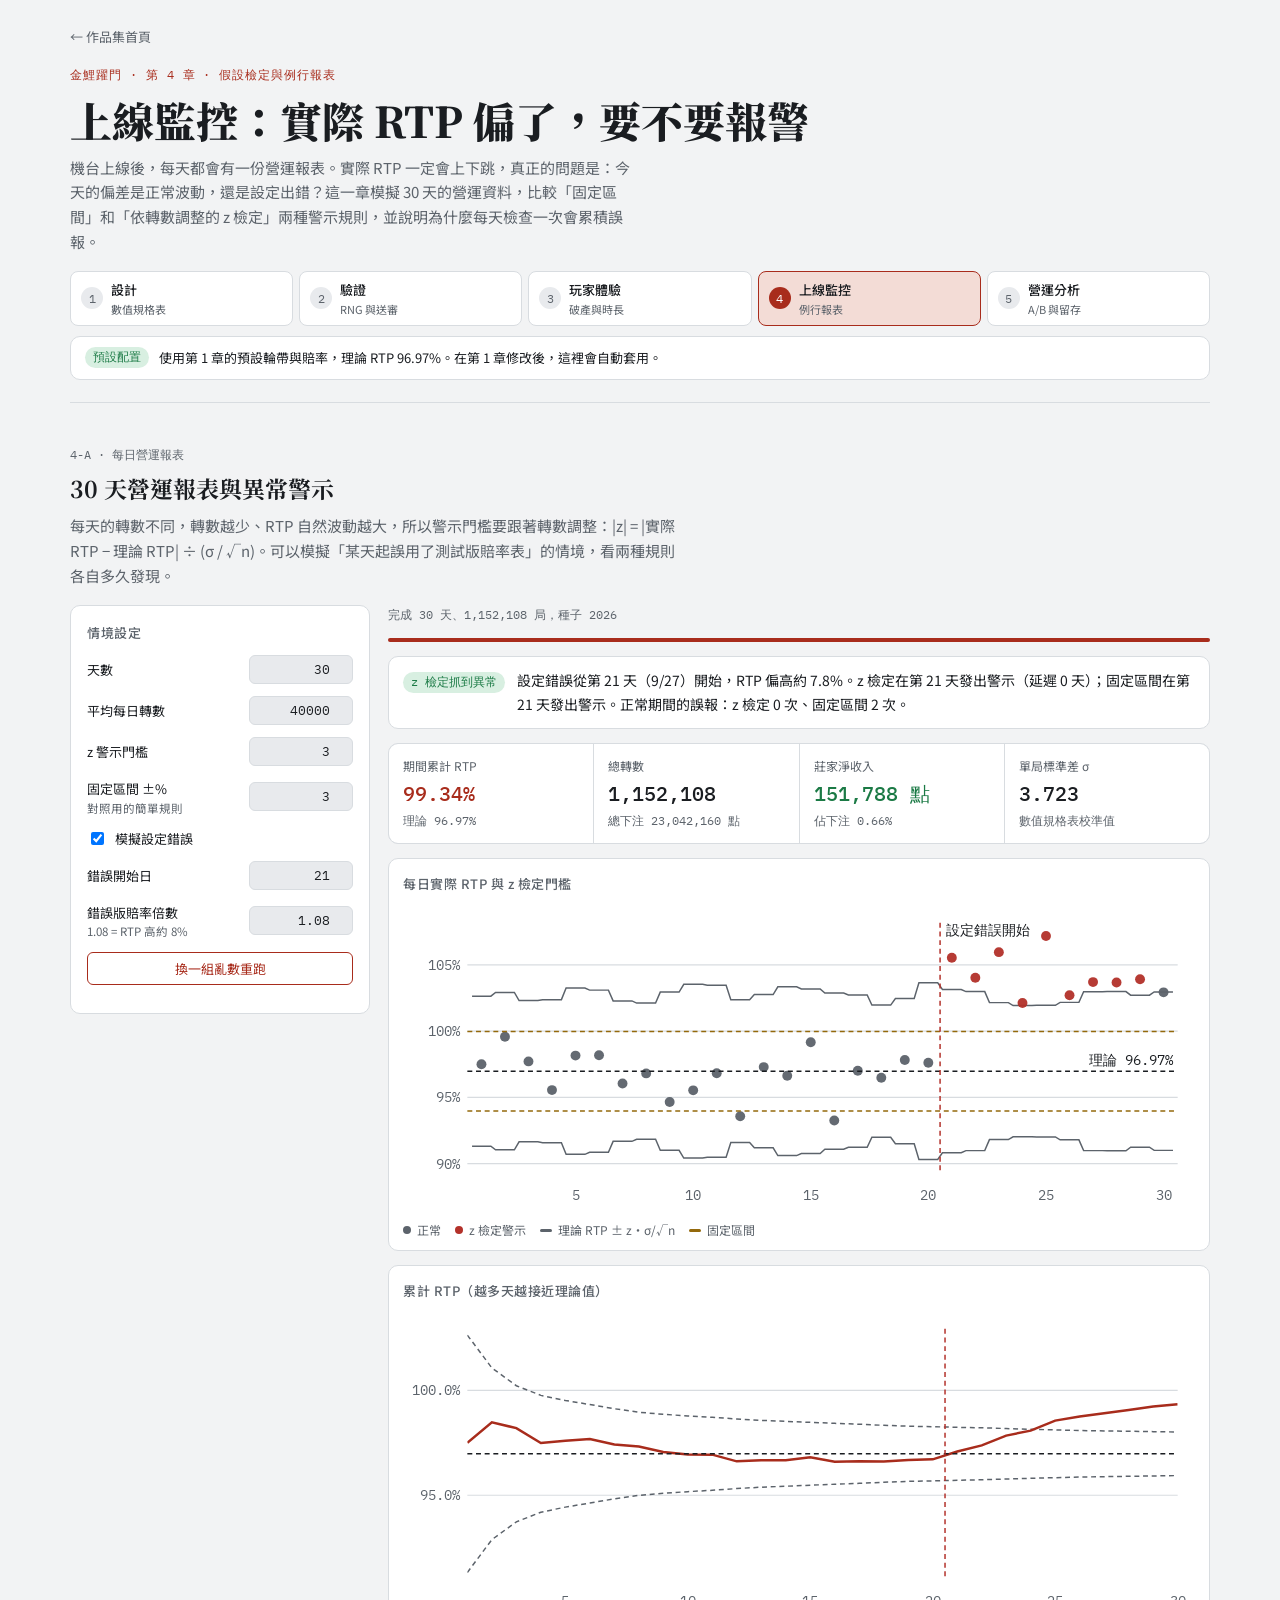
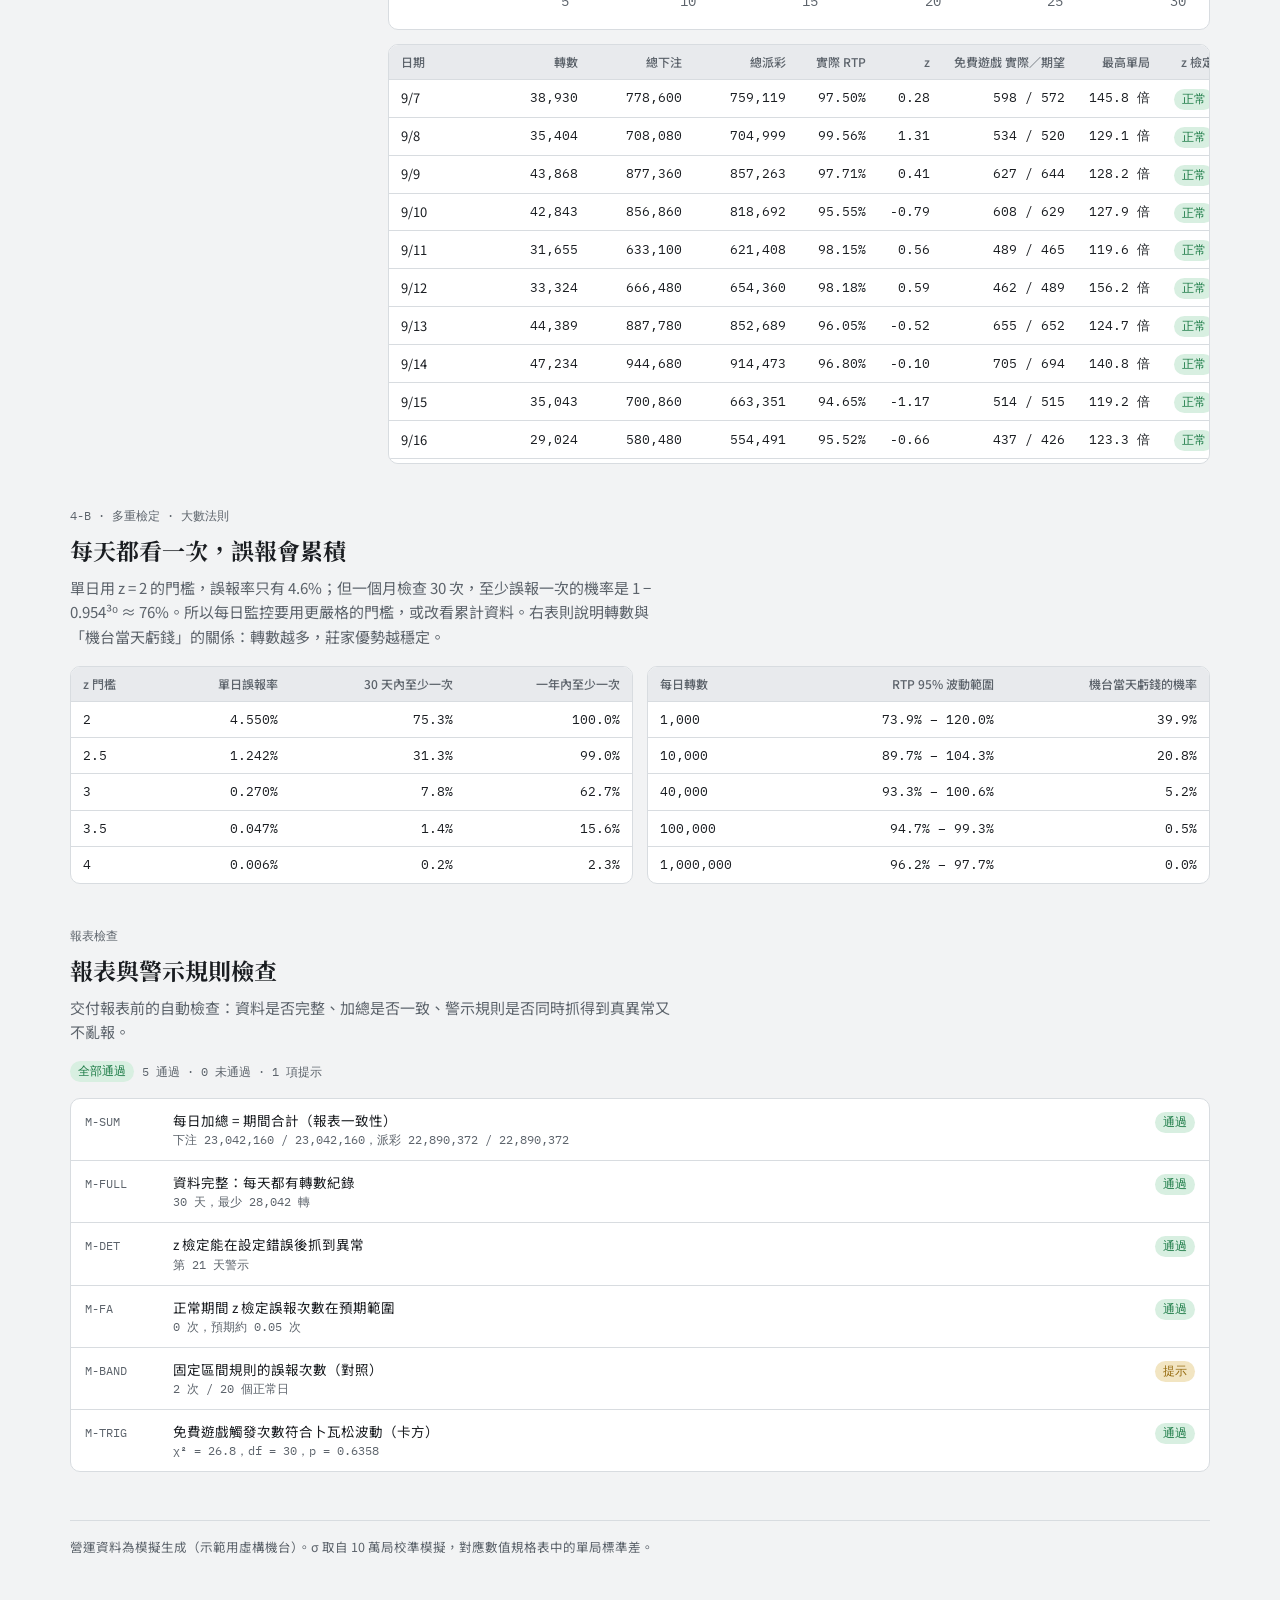
<file: slot-monitor.html>
<!doctype html>
<html lang="zh-Hant">
<head>
<meta charset="utf-8">
<meta name="viewport" content="width=device-width, initial-scale=1">
<title>金鯉躍門・上線監控</title>
<link rel="preconnect" href="https://fonts.googleapis.com">
<link rel="preconnect" href="https://fonts.gstatic.com" crossorigin>
<link rel="stylesheet" href="https://fonts.googleapis.com/css2?family=IBM+Plex+Mono:wght@400;500&family=Noto+Sans+TC:wght@400;500;700&family=Noto+Serif+TC:wght@700;900&display=swap">
<link rel="stylesheet" href="assets/site.css">
<style>
:root{--accent:#A82C1C;--accent-soft:#F3DCD6}
@media (prefers-color-scheme: dark){:root:not([data-theme="light"]){--accent:#E2654F;--accent-soft:#3B1C16}}
:root[data-theme="dark"]{--accent:#E2654F;--accent-soft:#3B1C16}
.report{max-height:420px;overflow:auto}
.report thead th{position:sticky;top:0}
</style>
</head>
<body>
<div class="wrap">
<a class="back" href="index.html">← 作品集首頁</a>
<header class="top">
  <div class="eyebrow">金鯉躍門 · 第 4 章 · 假設檢定與例行報表</div>
  <h1>上線監控：實際 RTP 偏了，要不要報警</h1>
  <p class="lede">機台上線後，每天都會有一份營運報表。實際 RTP 一定會上下跳，真正的問題是：今天的偏差是正常波動，還是設定出錯？這一章模擬 30 天的營運資料，比較「固定區間」和「依轉數調整的 z 檢定」兩種警示規則，並說明為什麼每天檢查一次會累積誤報。</p>
  <nav class="chapters" id="chapters" aria-label="金鯉躍門章節"></nav>
  <div class="cfg-banner" id="cfg"></div>
</header>

<section id="daily">
  <div class="sec-head">
    <span class="spec">4-A · 每日營運報表</span>
    <h2>30 天營運報表與異常警示</h2>
    <p>每天的轉數不同，轉數越少、RTP 自然波動越大，所以警示門檻要跟著轉數調整：|z| = |實際 RTP − 理論 RTP| ÷ (σ / √n)。可以模擬「某天起誤用了測試版賠率表」的情境，看兩種規則各自多久發現。</p>
  </div>
  <div class="layout">
    <div class="panel">
      <h3>情境設定</h3>
      <div class="field"><label for="mo-days">天數</label><input type="number" id="mo-days" value="30" min="7" max="90" step="1"></div>
      <div class="field"><label for="mo-spins">平均每日轉數</label><input type="number" id="mo-spins" value="40000" min="1000" max="200000" step="1000"></div>
      <div class="field"><label for="mo-z">z 警示門檻</label><input type="number" id="mo-z" value="3" min="1.5" max="5" step="0.5"></div>
      <div class="field"><label for="mo-band">固定區間 ±%<small>對照用的簡單規則</small></label><input type="number" id="mo-band" value="3" min="0.5" max="20" step="0.5"></div>
      <label class="check"><input type="checkbox" id="mo-anom" checked> 模擬設定錯誤</label>
      <div class="field"><label for="mo-aday">錯誤開始日</label><input type="number" id="mo-aday" value="21" min="2" max="90" step="1"></div>
      <div class="field"><label for="mo-ak">錯誤版賠率倍數<small>1.08 = RTP 高約 8%</small></label><input type="number" id="mo-ak" value="1.08" min="0.8" max="1.3" step="0.01"></div>
      <button class="btn" id="mo-seed" type="button">換一組亂數重跑</button>
      <div class="errors" id="mo-err" role="alert"></div>
    </div>
    <div class="results">
      <div class="row"><span class="spec" id="mo-status">準備中…</span></div>
      <div class="progress"><i id="mo-bar"></i></div>
      <div class="verdict" id="mo-verdict"></div>
      <div class="stats" id="mo-stats"></div>
      <div class="box">
        <div class="cap"><h3>每日實際 RTP 與 z 檢定門檻</h3></div>
        <div id="mo-chart"></div>
        <div class="legend"><span><i class="dot" style="background:var(--muted)"></i>正常</span><span><i class="dot" style="background:var(--bad)"></i>z 檢定警示</span><span><i style="background:var(--muted)"></i>理論 RTP ± z·σ/√n</span><span><i style="background:var(--warn)"></i>固定區間</span></div>
      </div>
      <div class="box">
        <div class="cap"><h3>累計 RTP（越多天越接近理論值）</h3></div>
        <div id="mo-cum"></div>
      </div>
      <div class="tbl-wrap report">
        <table aria-label="每日營運報表"><thead><tr><th>日期</th><th>轉數</th><th>總下注</th><th>總派彩</th><th>實際 RTP</th><th>z</th><th>免費遊戲 實際／期望</th><th>最高單局</th><th>z 檢定</th><th>固定區間</th></tr></thead><tbody id="mo-tbl"></tbody></table>
      </div>
    </div>
  </div>
</section>

<section id="multi">
  <div class="sec-head">
    <span class="spec">4-B · 多重檢定 · 大數法則</span>
    <h2>每天都看一次，誤報會累積</h2>
    <p>單日用 z = 2 的門檻，誤報率只有 4.6%；但一個月檢查 30 次，至少誤報一次的機率是 1 − 0.954³⁰ ≈ 76%。所以每日監控要用更嚴格的門檻，或改看累計資料。右表則說明轉數與「機台當天虧錢」的關係：轉數越多，莊家優勢越穩定。</p>
  </div>
  <div class="two">
    <div class="tbl-wrap">
      <table aria-label="多重檢定誤報率"><thead><tr><th>z 門檻</th><th>單日誤報率</th><th>30 天內至少一次</th><th>一年內至少一次</th></tr></thead><tbody id="mo-multi"></tbody></table>
    </div>
    <div class="tbl-wrap">
      <table aria-label="每日轉數與虧損機率"><thead><tr><th>每日轉數</th><th>RTP 95% 波動範圍</th><th>機台當天虧錢的機率</th></tr></thead><tbody id="mo-lln"></tbody></table>
    </div>
  </div>
</section>

<section id="qa">
  <div class="sec-head"><span class="spec">報表檢查</span><h2>報表與警示規則檢查</h2>
    <p>交付報表前的自動檢查：資料是否完整、加總是否一致、警示規則是否同時抓得到真異常又不亂報。</p></div>
  <div class="row" id="qa-sum"></div>
  <div class="qa" id="qa-list"></div>
</section>

<footer>營運資料為模擬生成（示範用虛構機台）。σ 取自 10 萬局校準模擬，對應數值規格表中的單局標準差。</footer>
</div>

<script src="assets/lib.js"></script>
<script src="assets/slot-engine.js"></script>
<script>
(function(){
const {$,num,pct}=PF;
let ST,A,M,sigma=null,tok=null,seed=2026;const QA={};
SLOT.nav($('chapters'),'slot-monitor.html');
function init(){ST=SLOT.load();A=SLOT.banner($('cfg'),ST,init);M=SLOT.machine(ST.cfg);
  // 校準 σ（數值規格表的單局標準差）
  const r=PF.rng(999);let s=0,s2=0;const N=100000;for(let i=0;i<N;i++){const m=M.play(r).win/SLOT.BET;s+=m;s2+=m*m;}sigma=Math.sqrt(s2/N-(s/N)**2);
  renderStatic();run();}
function renderStatic(){
  $('mo-multi').innerHTML=[2,2.5,3,3.5,4].map(z=>{const a=2*(1-PF.normCdf(z));return `<tr><td class="mono">${z}</td><td class="mono">${pct(a,3)}</td><td class="mono">${pct(1-Math.pow(1-a,30),1)}</td><td class="mono">${pct(1-Math.pow(1-a,365),1)}</td></tr>`;}).join('');
  const edge=1-A.total;
  $('mo-lln').innerHTML=[1000,10000,40000,100000,1000000].map(n=>{const h=1.96*sigma/Math.sqrt(n),p=PF.normCdf(-edge*Math.sqrt(n)/sigma);
    return `<tr><td class="mono">${num(n)}</td><td class="mono">${pct(A.total-h,1)} – ${pct(A.total+h,1)}</td><td class="mono">${pct(p,1)}</td></tr>`;}).join('');
}
function run(){
  if(tok)tok.cancel=true;
  const v=id=>+$(id).value;
  const D=Math.round(v('mo-days')),avg=Math.round(v('mo-spins')),zt=v('mo-z'),band=v('mo-band')/100,anom=$('mo-anom').checked,aday=Math.round(v('mo-aday')),ak=v('mo-ak');
  const bad=[],msg=[];
  if(!(D>=7&&D<=90)){bad.push('mo-days');msg.push('天數需介於 7 到 90。');}
  if(!(avg>=1000&&avg<=200000)){bad.push('mo-spins');msg.push('每日轉數需介於 1,000 到 200,000。');}
  if(!(zt>=1.5&&zt<=5)){bad.push('mo-z');msg.push('z 門檻需介於 1.5 到 5。');}
  if(!(band>=0.005&&band<=0.2)){bad.push('mo-band');msg.push('固定區間需介於 0.5% 到 20%。');}
  if(anom&&!(aday>=2&&aday<=D)){bad.push('mo-aday');msg.push('錯誤開始日需介於第 2 天和最後一天之間。');}
  if(anom&&!(ak>=0.8&&ak<=1.3)){bad.push('mo-ak');msg.push('錯誤版倍數需介於 0.8 到 1.3。');}
  PF.invalid(['mo-days','mo-spins','mo-z','mo-band','mo-aday','mo-ak'],bad);$('mo-err').innerHTML=msg.map(m=>`<div>${m}</div>`).join('');
  if(bad.length){QA.mo=null;renderQA();return;}
  const r=PF.rng(seed),Mbad=SLOT.machine(SLOT.scaled(ST.cfg,ak));
  const days=[];for(let d=0;d<D;d++)days.push({n:Math.round(avg*(0.7+0.6*r())),bet:0,win:0,trig:0,max:0,bad:anom&&d+1>=aday});
  const idx=[];days.forEach((d,i)=>{idx.push(i);});
  let di=0,done=0;const total=days.reduce((a,b)=>a+b.n,0);
  tok=SLOT.chunked(total,30000,()=>{let d=days[di];while(done>=d.n){di++;done=0;d=days[di];}
      const g=(d.bad?Mbad:M).play(r);d.bet+=SLOT.BET;d.win+=g.win;if(g.trig)d.trig++;if(g.win/SLOT.BET>d.max)d.max=g.win/SLOT.BET;done++;},
    p=>{$('mo-bar').style.width=(p*100).toFixed(1)+'%';$('mo-status').textContent=`模擬營運中 ${num(p*total)} / ${num(total)} 局…`;},
    ()=>{$('mo-status').textContent=`完成 ${D} 天、${num(total)} 局，種子 ${seed}`;render(days,zt,band,anom,aday,ak);});
}
function render(days,zt,band,anom,aday,ak){
  const T=A.total,start=new Date(2026,8,7);
  let cb=0,cw=0;const cum=[],pts=[],up=[],lo=[],bu=[],bl=[];
  days.forEach((d,i)=>{d.rtp=d.win/d.bet;d.z=(d.rtp-T)/(sigma/Math.sqrt(d.n));d.zFlag=Math.abs(d.z)>zt;d.bFlag=Math.abs(d.rtp-T)>band;d.expTrig=d.n*A.pt;
    cb+=d.bet;cw+=d.win;const cn=cb/SLOT.BET;cum.push([i+1,cw/cb,cn]);
    pts.push([i+1,d.rtp,d.zFlag?'var(--bad)':'var(--muted)']);const h=zt*sigma/Math.sqrt(d.n);up.push([i+0.6,T+h],[i+1.4,T+h]);lo.push([i+0.6,T-h],[i+1.4,T-h]);});
  const zDet=days.findIndex(d=>d.bad&&d.zFlag),bDet=days.findIndex(d=>d.bad&&d.bFlag);
  const zFalse=days.filter(d=>!d.bad&&d.zFlag).length,bFalse=days.filter(d=>!d.bad&&d.bFlag).length,nGood=days.filter(d=>!d.bad).length;
  const trigChi=days.reduce((a,d)=>a+(d.trig-d.expTrig)**2/d.expTrig,0),trigP=PF.chi2Sf(trigChi,days.length);
  QA.mo={days,zDet,bDet,zFalse,bFalse,nGood,anom,trigChi,trigP,cb,cw,zt};
  const fmtDay=i=>{const d=new Date(start);d.setDate(d.getDate()+i);return `${d.getMonth()+1}/${d.getDate()}`;};
  $('mo-verdict').innerHTML=anom
    ?`<span class="pill ${zDet>=0?'ok':'bad'}">${zDet>=0?'z 檢定抓到異常':'z 檢定未抓到'}</span><span>設定錯誤從第 ${aday} 天（${fmtDay(aday-1)}）開始，RTP 偏高約 ${pct(T*(ak-1),1)}。z 檢定${zDet>=0?`在第 ${zDet+1} 天發出警示（延遲 ${zDet+1-aday} 天）`:'在模擬期間沒有發出警示，可以降低門檻或改看累計資料'}；固定區間${bDet>=0?`在第 ${bDet+1} 天發出警示`:'沒有發出警示'}。正常期間的誤報：z 檢定 ${zFalse} 次、固定區間 ${bFalse} 次。</span>`
    :`<span class="pill ${zFalse?'info':'ok'}">${zFalse?'有誤報':'沒有誤報'}</span><span>這 ${days.length} 天機台設定都正確。z 檢定誤報 ${zFalse} 次，固定區間誤報 ${bFalse} 次。固定區間不管轉數多寡都用同一個標準，轉數少的日子容易誤報，轉數多的日子又容易漏報。</span>`;
  PF.tiles($('mo-stats'),[
    ['期間累計 RTP',pct(cw/cb,2),'理論 '+pct(T,2),'hl'],
    ['總轉數',num(cb/SLOT.BET),'總下注 '+num(cb)+' 點'],
    ['莊家淨收入',num(cb-cw)+' 點','佔下注 '+pct(1-cw/cb,2),cb-cw<0?'alert':'good'],
    ['單局標準差 σ',sigma.toFixed(3),'數值規格表校準值']]);
  const ys=[...pts.map(p=>p[1]),...up.map(p=>p[1]),...lo.map(p=>p[1]),T-band,T+band];
  PF.chart($('mo-chart'),{label:'每日 RTP',x0:0.4,x1:days.length+0.6,y0:Math.min(...ys)-0.01,y1:Math.max(...ys)+0.01,yFmt:v=>Math.round(v*100)+'%',xStep:days.length>45?10:5,
    series:[{kind:'line',pts:up,stroke:'var(--muted)',sw:1.2},{kind:'line',pts:lo,stroke:'var(--muted)',sw:1.2},{kind:'dots',pts,r:4,op:0.95}],
    hmarks:[{y:T,color:'var(--ink)',label:'理論 '+pct(T,2)},{y:T+band,color:'var(--warn)'},{y:T-band,color:'var(--warn)'}],
    vmarks:anom?[{x:aday-0.5,color:'var(--bad)',label:'設定錯誤開始'}]:[]});
  const fu=[],fl=[];cum.forEach(([d,,cn])=>{const h=zt*sigma/Math.sqrt(cn);fu.push([d,T+h]);fl.push([d,T-h]);});
  const cy=[...cum.map(c=>c[1]),...fu.map(p=>p[1]),...fl.map(p=>p[1])];
  PF.chart($('mo-cum'),{label:'累計 RTP',x0:1,x1:days.length,y0:Math.min(...cy)-0.003,y1:Math.max(...cy)+0.003,yFmt:v=>(v*100).toFixed(1)+'%',xStep:days.length>45?10:5,
    series:[{kind:'line',pts:fu,stroke:'var(--muted)',dash:'4 3',sw:1.2},{kind:'line',pts:fl,stroke:'var(--muted)',dash:'4 3',sw:1.2},{kind:'line',pts:cum.map(c=>[c[0],c[1]]),stroke:'var(--accent)'}],
    hmarks:[{y:T,color:'var(--ink)'}],vmarks:anom?[{x:aday-0.5,color:'var(--bad)'}]:[]});
  $('mo-tbl').innerHTML=days.map((d,i)=>`<tr><td>${fmtDay(i)}${d.bad?' <span class="pill bad">錯誤版</span>':''}</td><td class="mono">${num(d.n)}</td><td class="mono">${num(d.bet)}</td><td class="mono">${num(d.win)}</td><td class="mono">${pct(d.rtp,2)}</td><td class="mono">${d.z.toFixed(2)}</td><td class="mono">${d.trig} / ${d.expTrig.toFixed(0)}</td><td class="mono">${num(d.max,1)} 倍</td><td>${d.zFlag?'<span class="pill bad">警示</span>':'<span class="pill ok">正常</span>'}</td><td>${d.bFlag?'<span class="pill bad">警示</span>':'<span class="pill ok">正常</span>'}</td></tr>`).join('')
    +`<tr><td><b>合計</b></td><td class="mono">${num(cb/SLOT.BET)}</td><td class="mono">${num(cb)}</td><td class="mono">${num(cw)}</td><td class="mono">${pct(cw/cb,2)}</td><td></td><td class="mono">${days.reduce((a,d)=>a+d.trig,0)} / ${days.reduce((a,d)=>a+d.expTrig,0).toFixed(0)}</td><td></td><td></td><td></td></tr>`;
  renderQA();
}
function renderQA(){
  const rows=[];
  if(QA.mo){const m=QA.mo;
    const sumB=m.days.reduce((a,d)=>a+d.bet,0),sumW=m.days.reduce((a,d)=>a+d.win,0);
    rows.push(['M-SUM','每日加總 = 期間合計（報表一致性）',`下注 ${num(sumB)} / ${num(m.cb)}，派彩 ${num(Math.round(sumW))} / ${num(Math.round(m.cw))}`,sumB===m.cb&&Math.abs(sumW-m.cw)<1e-6?'ok':'bad']);
    rows.push(['M-FULL','資料完整：每天都有轉數紀錄',`${m.days.length} 天，最少 ${num(Math.min(...m.days.map(d=>d.n)))} 轉`,m.days.every(d=>d.n>0)?'ok':'bad']);
    if(m.anom)rows.push(['M-DET','z 檢定能在設定錯誤後抓到異常',m.zDet>=0?`第 ${m.zDet+1} 天警示`:'未警示',m.zDet>=0?'ok':'info']);
    const exp=m.nGood*2*(1-PF.normCdf(m.zt));
    rows.push(['M-FA','正常期間 z 檢定誤報次數在預期範圍',`${m.zFalse} 次，預期約 ${exp.toFixed(2)} 次`,m.zFalse<=Math.max(2,exp*3)?'ok':'info']);
    rows.push(['M-BAND','固定區間規則的誤報次數（對照）',`${m.bFalse} 次 / ${m.nGood} 個正常日`,'info']);
    rows.push(['M-TRIG','免費遊戲觸發次數符合卜瓦松波動（卡方）',`χ² = ${m.trigChi.toFixed(1)}，df = ${m.days.length}，p = ${PF.fmtP(m.trigP)}`,m.trigP>=0.01?'ok':'info']);}
  PF.checks($('qa-list'),$('qa-sum'),rows);
}
const d=PF.debounce(run,400);['mo-days','mo-spins','mo-z','mo-band','mo-anom','mo-aday','mo-ak'].forEach(id=>$(id).addEventListener('input',d));
$('mo-seed').addEventListener('click',()=>{seed++;run();});
init();
})();
</script>
</body>
</html>
</file>
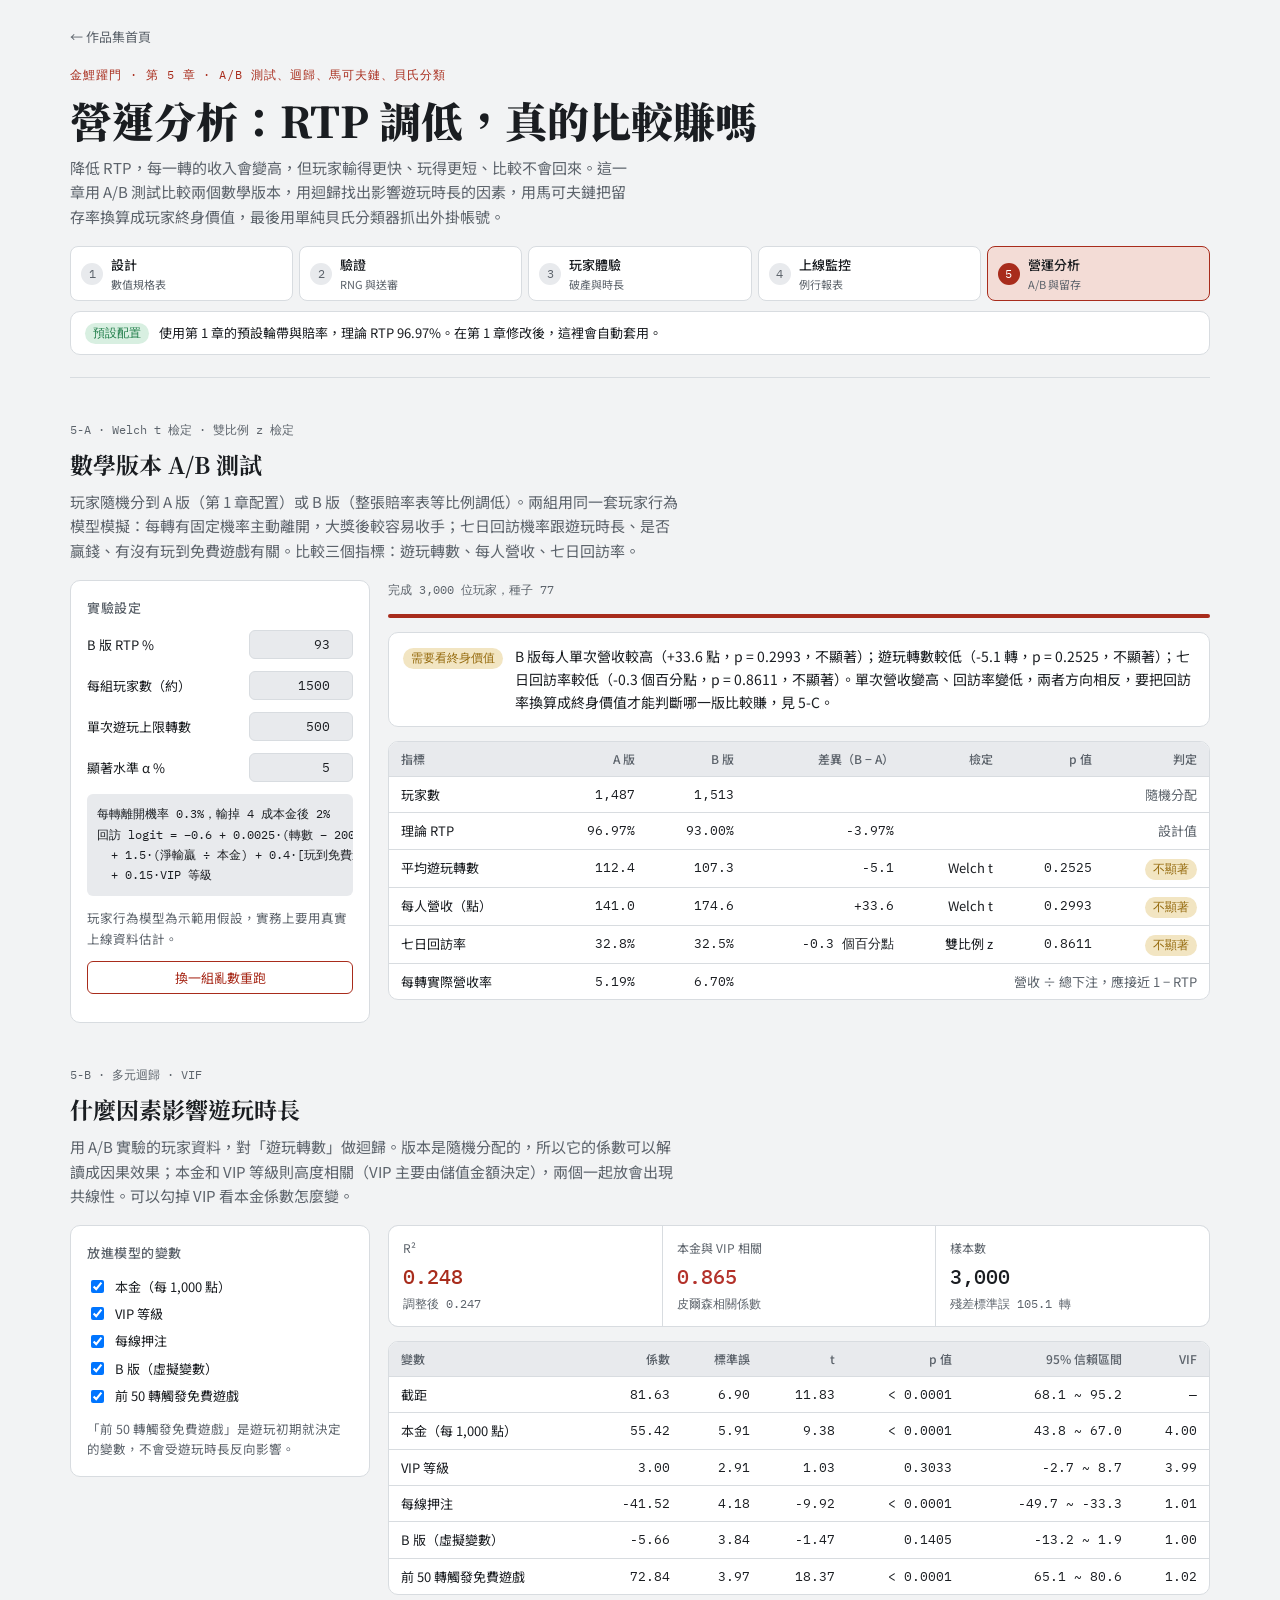
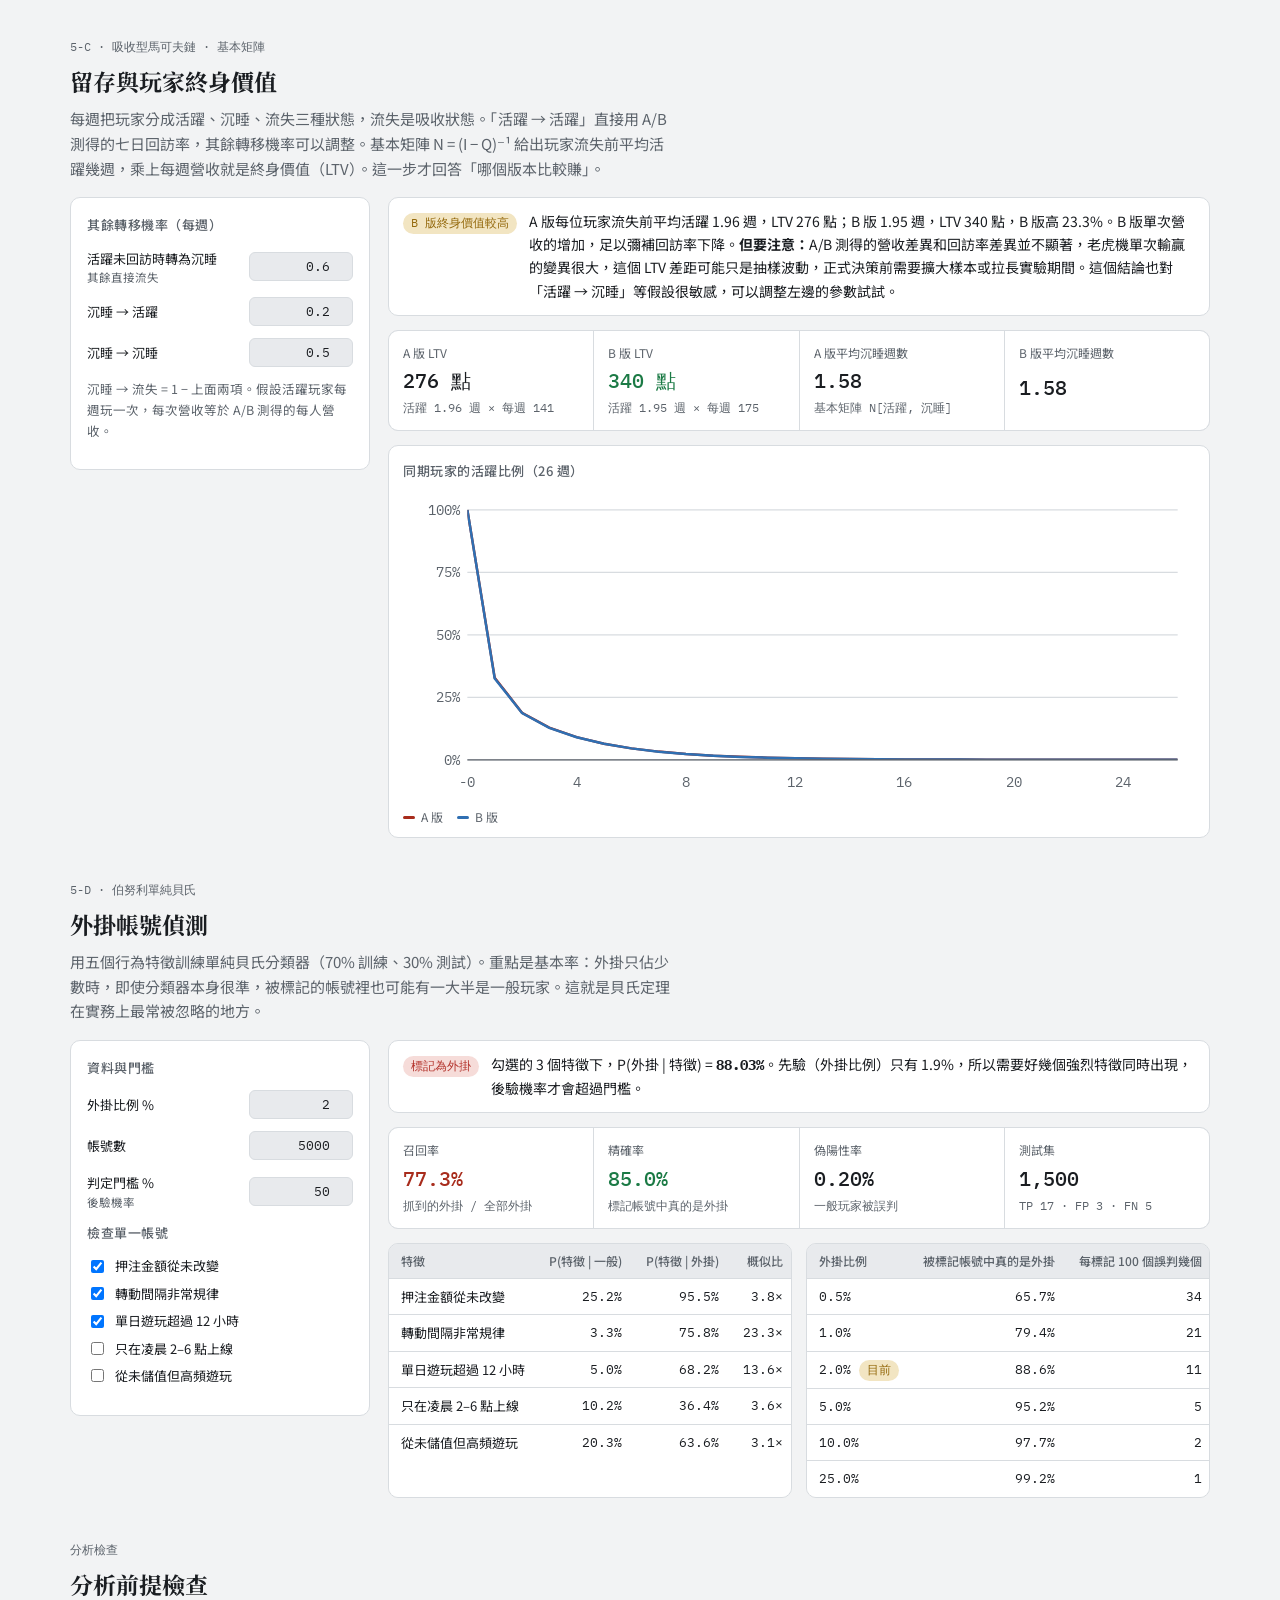
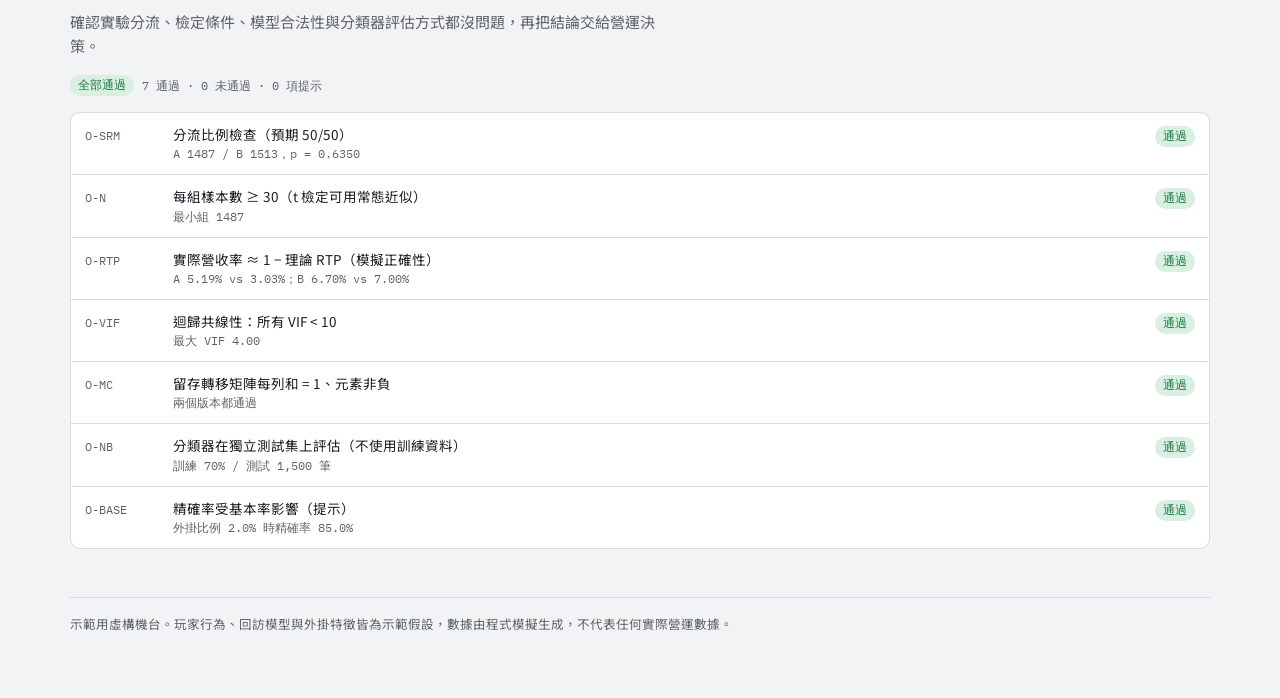
<file: slot-ops.html>
<!doctype html>
<html lang="zh-Hant">
<head>
<meta charset="utf-8">
<meta name="viewport" content="width=device-width, initial-scale=1">
<title>金鯉躍門・營運分析</title>
<link rel="preconnect" href="https://fonts.googleapis.com">
<link rel="preconnect" href="https://fonts.gstatic.com" crossorigin>
<link rel="stylesheet" href="https://fonts.googleapis.com/css2?family=IBM+Plex+Mono:wght@400;500&family=Noto+Sans+TC:wght@400;500;700&family=Noto+Serif+TC:wght@700;900&display=swap">
<link rel="stylesheet" href="assets/site.css">
<style>
:root{--accent:#A82C1C;--accent-soft:#F3DCD6}
@media (prefers-color-scheme: dark){:root:not([data-theme="light"]){--accent:#E2654F;--accent-soft:#3B1C16}}
:root[data-theme="dark"]{--accent:#E2654F;--accent-soft:#3B1C16}
.feat{display:grid;gap:6px}
</style>
</head>
<body>
<div class="wrap">
<a class="back" href="index.html">← 作品集首頁</a>
<header class="top">
  <div class="eyebrow">金鯉躍門 · 第 5 章 · A/B 測試、迴歸、馬可夫鏈、貝氏分類</div>
  <h1>營運分析：RTP 調低，真的比較賺嗎</h1>
  <p class="lede">降低 RTP，每一轉的收入會變高，但玩家輸得更快、玩得更短、比較不會回來。這一章用 A/B 測試比較兩個數學版本，用迴歸找出影響遊玩時長的因素，用馬可夫鏈把留存率換算成玩家終身價值，最後用單純貝氏分類器抓出外掛帳號。</p>
  <nav class="chapters" id="chapters" aria-label="金鯉躍門章節"></nav>
  <div class="cfg-banner" id="cfg"></div>
</header>

<section id="ab">
  <div class="sec-head">
    <span class="spec">5-A · Welch t 檢定 · 雙比例 z 檢定</span>
    <h2>數學版本 A/B 測試</h2>
    <p>玩家隨機分到 A 版（第 1 章配置）或 B 版（整張賠率表等比例調低）。兩組用同一套玩家行為模型模擬：每轉有固定機率主動離開，大獎後較容易收手；七日回訪機率跟遊玩時長、是否贏錢、有沒有玩到免費遊戲有關。比較三個指標：遊玩轉數、每人營收、七日回訪率。</p>
  </div>
  <div class="layout">
    <div class="panel">
      <h3>實驗設定</h3>
      <div class="field"><label for="ab-rtp">B 版 RTP %</label><input type="number" id="ab-rtp" value="93" min="80" max="99" step="0.5"></div>
      <div class="field"><label for="ab-n">每組玩家數（約）</label><input type="number" id="ab-n" value="1500" min="200" max="5000" step="100"></div>
      <div class="field"><label for="ab-cap">單次遊玩上限轉數</label><input type="number" id="ab-cap" value="500" min="50" max="2000" step="50"></div>
      <div class="field"><label for="ab-a">顯著水準 α %</label><input type="number" id="ab-a" value="5" min="0.1" max="20" step="0.5"></div>
      <div class="formula">每轉離開機率 0.3%，輸掉 4 成本金後 2%<br>回訪 logit = −0.6 + 0.0025·(轉數 − 200)<br>&nbsp;&nbsp;+ 1.5·(淨輸贏 ÷ 本金) + 0.4·[玩到免費遊戲]<br>&nbsp;&nbsp;+ 0.15·VIP 等級</div>
      <p class="note">玩家行為模型為示範用假設，實務上要用真實上線資料估計。</p>
      <button class="btn" id="ab-seed" type="button">換一組亂數重跑</button>
      <div class="errors" id="ab-err" role="alert"></div>
    </div>
    <div class="results">
      <div class="row"><span class="spec" id="ab-status">準備中…</span></div>
      <div class="progress"><i id="ab-bar"></i></div>
      <div class="verdict" id="ab-verdict"></div>
      <div class="tbl-wrap">
        <table aria-label="A/B 結果"><thead><tr><th>指標</th><th>A 版</th><th>B 版</th><th>差異（B − A）</th><th>檢定</th><th>p 值</th><th>判定</th></tr></thead><tbody id="ab-tbl"></tbody></table>
      </div>
    </div>
  </div>
</section>

<section id="reg">
  <div class="sec-head">
    <span class="spec">5-B · 多元迴歸 · VIF</span>
    <h2>什麼因素影響遊玩時長</h2>
    <p>用 A/B 實驗的玩家資料，對「遊玩轉數」做迴歸。版本是隨機分配的，所以它的係數可以解讀成因果效果；本金和 VIP 等級則高度相關（VIP 主要由儲值金額決定），兩個一起放會出現共線性。可以勾掉 VIP 看本金係數怎麼變。</p>
  </div>
  <div class="layout">
    <div class="panel">
      <h3>放進模型的變數</h3>
      <div class="feat" id="rg-vars"></div>
      <p class="note">「前 50 轉觸發免費遊戲」是遊玩初期就決定的變數，不會受遊玩時長反向影響。</p>
    </div>
    <div class="results">
      <div class="stats three" id="rg-stats"></div>
      <div class="tbl-wrap">
        <table aria-label="迴歸係數"><thead><tr><th>變數</th><th>係數</th><th>標準誤</th><th>t</th><th>p 值</th><th>95% 信賴區間</th><th>VIF</th></tr></thead><tbody id="rg-tbl"></tbody></table>
      </div>
    </div>
  </div>
</section>

<section id="ltv">
  <div class="sec-head">
    <span class="spec">5-C · 吸收型馬可夫鏈 · 基本矩陣</span>
    <h2>留存與玩家終身價值</h2>
    <p>每週把玩家分成活躍、沉睡、流失三種狀態，流失是吸收狀態。「活躍 → 活躍」直接用 A/B 測得的七日回訪率，其餘轉移機率可以調整。基本矩陣 N = (I − Q)⁻¹ 給出玩家流失前平均活躍幾週，乘上每週營收就是終身價值（LTV）。這一步才回答「哪個版本比較賺」。</p>
  </div>
  <div class="layout">
    <div class="panel">
      <h3>其餘轉移機率（每週）</h3>
      <div class="field"><label for="lt-ad">活躍未回訪時轉為沉睡<small>其餘直接流失</small></label><input type="number" id="lt-ad" value="0.6" min="0" max="1" step="0.05"></div>
      <div class="field"><label for="lt-da">沉睡 → 活躍</label><input type="number" id="lt-da" value="0.2" min="0" max="1" step="0.05"></div>
      <div class="field"><label for="lt-dd">沉睡 → 沉睡</label><input type="number" id="lt-dd" value="0.5" min="0" max="1" step="0.05"></div>
      <p class="note">沉睡 → 流失 = 1 − 上面兩項。假設活躍玩家每週玩一次，每次營收等於 A/B 測得的每人營收。</p>
      <div class="errors" id="lt-err" role="alert"></div>
    </div>
    <div class="results">
      <div class="verdict" id="lt-verdict"></div>
      <div class="stats" id="lt-stats"></div>
      <div class="box">
        <div class="cap"><h3>同期玩家的活躍比例（26 週）</h3></div>
        <div id="lt-chart"></div>
        <div class="legend"><span><i style="background:var(--accent)"></i>A 版</span><span><i style="background:var(--c1)"></i>B 版</span></div>
      </div>
    </div>
  </div>
</section>

<section id="bot">
  <div class="sec-head">
    <span class="spec">5-D · 伯努利單純貝氏</span>
    <h2>外掛帳號偵測</h2>
    <p>用五個行為特徵訓練單純貝氏分類器（70% 訓練、30% 測試）。重點是基本率：外掛只佔少數時，即使分類器本身很準，被標記的帳號裡也可能有一大半是一般玩家。這就是貝氏定理在實務上最常被忽略的地方。</p>
  </div>
  <div class="layout">
    <div class="panel">
      <h3>資料與門檻</h3>
      <div class="field"><label for="bt-rate">外掛比例 %</label><input type="number" id="bt-rate" value="2" min="0.1" max="50" step="0.5"></div>
      <div class="field"><label for="bt-n">帳號數</label><input type="number" id="bt-n" value="5000" min="500" max="50000" step="500"></div>
      <div class="field"><label for="bt-th">判定門檻 %<small>後驗機率</small></label><input type="number" id="bt-th" value="50" min="1" max="99" step="5"></div>
      <h3>檢查單一帳號</h3>
      <div class="feat" id="bt-feats"></div>
      <div class="errors" id="bt-err" role="alert"></div>
    </div>
    <div class="results">
      <div class="verdict" id="bt-verdict"></div>
      <div class="stats" id="bt-stats"></div>
      <div class="two">
        <div class="tbl-wrap">
          <table aria-label="特徵條件機率"><thead><tr><th>特徵</th><th>P(特徵 | 一般)</th><th>P(特徵 | 外掛)</th><th>概似比</th></tr></thead><tbody id="bt-lik"></tbody></table>
        </div>
        <div class="tbl-wrap">
          <table aria-label="基本率效應"><thead><tr><th>外掛比例</th><th>被標記帳號中真的是外掛</th><th>每標記 100 個誤判幾個</th></tr></thead><tbody id="bt-base"></tbody></table>
        </div>
      </div>
    </div>
  </div>
</section>

<section id="qa">
  <div class="sec-head"><span class="spec">分析檢查</span><h2>分析前提檢查</h2>
    <p>確認實驗分流、檢定條件、模型合法性與分類器評估方式都沒問題，再把結論交給營運決策。</p></div>
  <div class="row" id="qa-sum"></div>
  <div class="qa" id="qa-list"></div>
</section>

<footer>示範用虛構機台。玩家行為、回訪模型與外掛特徵皆為示範假設，數據由程式模擬生成，不代表任何實際營運數據。</footer>
</div>

<script src="assets/lib.js"></script>
<script src="assets/slot-engine.js"></script>
<script>
(function(){
const {$,num,pct,fmtP,esc}=PF;
let ST,A,MA,MB,tok=null,seed=77,PLAYERS=null,AB=null;const QA={};
SLOT.nav($('chapters'),'slot-ops.html');
function init(){ST=SLOT.load();A=SLOT.banner($('cfg'),ST,init);MA=SLOT.machine(ST.cfg);runAB();runBot();}
const sig=x=>1/(1+Math.exp(-x));
const welch=(a,b)=>{const m=x=>x.reduce((s,v)=>s+v,0)/x.length,v=(x,mu)=>x.reduce((s,y)=>s+(y-mu)**2,0)/(x.length-1);
  const ma=m(a),mb=m(b),va=v(a,ma),vb=v(b,mb),se=Math.sqrt(va/a.length+vb/b.length),t=(mb-ma)/se;
  const df=(va/a.length+vb/b.length)**2/((va/a.length)**2/(a.length-1)+(vb/b.length)**2/(b.length-1));return{ma,mb,t,df,p:PF.tP2(Math.abs(t),df),se};};

/* ---------- 5-A ---------- */
function runAB(){
  if(tok)tok.cancel=true;
  const rtpB=+$('ab-rtp').value/100,n=Math.round(+$('ab-n').value),cap=Math.round(+$('ab-cap').value),alpha=+$('ab-a').value/100;
  const bad=[],msg=[];
  if(!(rtpB>=0.8&&rtpB<=0.99)){bad.push('ab-rtp');msg.push('B 版 RTP 需介於 80% 到 99%。');}
  if(!(n>=200&&n<=5000)){bad.push('ab-n');msg.push('每組玩家數需介於 200 到 5,000。');}
  if(!(cap>=50&&cap<=2000)){bad.push('ab-cap');msg.push('上限轉數需介於 50 到 2,000。');}
  if(!(alpha>=0.001&&alpha<=0.2)){bad.push('ab-a');msg.push('α 需介於 0.1% 到 20%。');}
  PF.invalid(['ab-rtp','ab-n','ab-cap','ab-a'],bad);$('ab-err').innerHTML=msg.map(m=>`<div>${m}</div>`).join('');
  if(bad.length){QA.ab=null;renderQA();return;}
  MB=SLOT.machine(SLOT.scaled(ST.cfg,rtpB/A.total));
  const r=PF.rng(seed),BANK=[300,500,1000,2000],total=2*n;PLAYERS=[];
  tok=SLOT.chunked(total,30,()=>{
    const v=r()<0.5?1:0,bank=BANK[Math.floor(r()*4)],lb=r()<0.7?1:2,bet=SLOT.BET*lb;
    const vip=Math.max(0,Math.min(5,Math.round(Math.log2(bank/300)*1.2+0.6*PF.randn(r))));
    const m=v?MB:MA;let c=bank,t=0,fg=false,earlyFG=0;
    while(c>=bet&&t<cap){const g=m.play(r),w=g.win*lb;c+=w-bet;t++;if(g.trig){fg=true;if(t<=50)earlyFG=1;}
      if(r()<(c<bank*0.6?0.02:0.003))break;if(w>=20*bet&&r()<0.05)break;}
    const ret=r()<sig(-0.6+0.0025*(t-200)+1.5*(c-bank)/bank+0.4*(fg?1:0)+0.15*vip)?1:0;
    PLAYERS.push({v,bank,lb,vip,spins:t,rev:bank-c,ret,earlyFG});
  },p=>{$('ab-bar').style.width=(p*100).toFixed(1)+'%';$('ab-status').textContent=`模擬中 ${num(p*total)} / ${num(total)} 位玩家…`;},
  ()=>{$('ab-status').textContent=`完成 ${num(total)} 位玩家，種子 ${seed}`;renderAB(rtpB,alpha);renderReg();renderLTV();});
}
function renderAB(rtpB,alpha){
  const gA=PLAYERS.filter(p=>!p.v),gB=PLAYERS.filter(p=>p.v);
  const sp=welch(gA.map(p=>p.spins),gB.map(p=>p.spins)),rv=welch(gA.map(p=>p.rev),gB.map(p=>p.rev));
  const ra=gA.reduce((s,p)=>s+p.ret,0)/gA.length,rb=gB.reduce((s,p)=>s+p.ret,0)/gB.length,pp=(ra*gA.length+rb*gB.length)/PLAYERS.length;
  const zr=(rb-ra)/Math.sqrt(pp*(1-pp)*(1/gA.length+1/gB.length)),pr=2*(1-PF.normCdf(Math.abs(zr)));
  const rpsA=gA.reduce((s,p)=>s+p.rev,0)/gA.reduce((s,p)=>s+p.spins*SLOT.BET*p.lb,0),rpsB=gB.reduce((s,p)=>s+p.rev,0)/gB.reduce((s,p)=>s+p.spins*SLOT.BET*p.lb,0);
  AB={nA:gA.length,nB:gB.length,sp,rv,ra,rb,zr,pr,alpha,rtpB,rpsA,rpsB};QA.ab=AB;
  const row=(name,a,b,diff,test,p,good)=>`<tr><td>${name}</td><td class="mono">${a}</td><td class="mono">${b}</td><td class="mono">${diff}</td><td>${test}</td><td class="mono">${fmtP(p)}</td><td>${p<alpha?`<span class="pill ${good?'ok':'bad'}">顯著${good?'較好':'較差'}</span>`:'<span class="pill info">不顯著</span>'}</td></tr>`;
  const sgn=v=>(v>=0?'+':'')+v;
  $('ab-tbl').innerHTML=
    `<tr><td>玩家數</td><td class="mono">${num(gA.length)}</td><td class="mono">${num(gB.length)}</td><td></td><td colspan="3" class="muted">隨機分配</td></tr>`+
    `<tr><td>理論 RTP</td><td class="mono">${pct(A.total,2)}</td><td class="mono">${pct(rtpB,2)}</td><td class="mono">${sgn((( rtpB-A.total)*100).toFixed(2))}%</td><td colspan="3" class="muted">設計值</td></tr>`+
    row('平均遊玩轉數',num(sp.ma,1),num(sp.mb,1),sgn(num(sp.mb-sp.ma,1)),'Welch t',sp.p,sp.mb>sp.ma)+
    row('每人營收（點）',num(rv.ma,1),num(rv.mb,1),sgn(num(rv.mb-rv.ma,1)),'Welch t',rv.p,rv.mb>rv.ma)+
    row('七日回訪率',pct(ra,1),pct(rb,1),((rb-ra)>=0?'+':'')+((rb-ra)*100).toFixed(1)+' 個百分點','雙比例 z',pr,rb>ra)+
    `<tr><td>每轉實際營收率</td><td class="mono">${pct(rpsA,2)}</td><td class="mono">${pct(rpsB,2)}</td><td></td><td colspan="3" class="muted">營收 ÷ 總下注，應接近 1 − RTP</td></tr>`;
  const desc=(name,d,p,unit)=>`${name}${d>=0?'較高':'較低'}（${d>=0?'+':''}${unit(d)}，p = ${fmtP(p)}${p<alpha?'，顯著':'，不顯著'}）`;
  const tradeoff=rv.mb>rv.ma&&rb<ra;
  $('ab-verdict').innerHTML=`<span class="pill info">需要看終身價值</span><span>B 版${desc('每人單次營收',rv.mb-rv.ma,rv.p,v=>num(v,1)+' 點')}；${desc('遊玩轉數',sp.mb-sp.ma,sp.p,v=>num(v,1)+' 轉')}；${desc('七日回訪率',rb-ra,pr,v=>(v*100).toFixed(1)+' 個百分點')}。${tradeoff?'單次營收變高、回訪率變低，兩者方向相反，':''}要把回訪率換算成終身價值才能判斷哪一版比較賺，見 5-C。</span>`;
  renderQA();
}

/* ---------- 5-B ---------- */
const RV=[{k:'bank',n:'本金（每 1,000 點）',f:p=>p.bank/1000},{k:'vip',n:'VIP 等級',f:p=>p.vip},{k:'lb',n:'每線押注',f:p=>p.lb},{k:'v',n:'B 版（虛擬變數）',f:p=>p.v},{k:'earlyFG',n:'前 50 轉觸發免費遊戲',f:p=>p.earlyFG}];
$('rg-vars').innerHTML=RV.map(v=>`<label class="check"><input type="checkbox" id="rv-${v.k}" checked> ${v.n}</label>`).join('');
function renderReg(){
  if(!PLAYERS)return;const used=RV.filter(v=>$('rv-'+v.k).checked);
  if(!used.length){$('rg-tbl').innerHTML='<tr><td colspan="7">至少選一個變數。</td></tr>';QA.rg=null;renderQA();return;}
  const X=PLAYERS.map(p=>used.map(v=>v.f(p))),y=PLAYERS.map(p=>p.spins),fit=PF.ols(X,y);
  if(!fit){$('rg-tbl').innerHTML='<tr><td colspan="7">設計矩陣奇異，無法估計。</td></tr>';QA.rg={singular:true};renderQA();return;}
  const vif=used.map((v,j)=>{if(used.length<2)return 1;const f=PF.ols(PLAYERS.map(p=>used.filter((_,k)=>k!==j).map(u=>u.f(p))),PLAYERS.map(p=>v.f(p)));return f?1/Math.max(1e-12,1-f.r2):Infinity;});
  const tc=PF.tCrit(fit.df,0.05);
  $('rg-tbl').innerHTML=[{n:'截距',i:0},...used.map((v,j)=>({n:v.n,i:j+1,vif:vif[j]}))].map(r=>{const b=fit.beta[r.i],s=fit.se[r.i];
    return `<tr><td>${r.n}</td><td class="mono">${b.toFixed(2)}</td><td class="mono">${s.toFixed(2)}</td><td class="mono">${fit.t[r.i].toFixed(2)}</td><td class="mono">${fmtP(fit.p[r.i])}</td><td class="mono">${(b-tc*s).toFixed(1)} ~ ${(b+tc*s).toFixed(1)}</td><td class="mono">${r.vif==null?'—':r.vif>=5?`<span class="pill ${r.vif>=10?'bad':'info'}">${r.vif.toFixed(1)}</span>`:r.vif.toFixed(2)}</td></tr>`;}).join('');
  const c=(()=>{const a=PLAYERS.map(p=>p.bank),b=PLAYERS.map(p=>p.vip),n=a.length,ma=a.reduce((s,v)=>s+v,0)/n,mb=b.reduce((s,v)=>s+v,0)/n;let sab=0,sa=0,sb=0;for(let i=0;i<n;i++){sab+=(a[i]-ma)*(b[i]-mb);sa+=(a[i]-ma)**2;sb+=(b[i]-mb)**2;}return sab/Math.sqrt(sa*sb);})();
  QA.rg={maxVif:Math.max(...vif),n:PLAYERS.length,p:used.length};
  PF.tiles($('rg-stats'),[['R²',fit.r2.toFixed(3),'調整後 '+fit.adj.toFixed(3),'hl'],['本金與 VIP 相關',c.toFixed(3),'皮爾森相關係數',Math.abs(c)>0.8?'alert':''],['樣本數',num(PLAYERS.length),'殘差標準誤 '+num(fit.s,1)+' 轉']]);
  renderQA();
}

/* ---------- 5-C ---------- */
function renderLTV(){
  if(!AB)return;
  const ad=+$('lt-ad').value,da=+$('lt-da').value,dd=+$('lt-dd').value;const bad=[],msg=[];
  [['lt-ad',ad],['lt-da',da],['lt-dd',dd]].forEach(([id,v])=>{if(!(v>=0&&v<=1))bad.push(id);});
  if(bad.length)msg.push('轉移機率需介於 0 和 1。');
  if(da+dd>1+1e-9){bad.push('lt-da','lt-dd');msg.push('沉睡 → 活躍與沉睡 → 沉睡的加總不能超過 1。');}
  if(da+dd>=1-1e-9&&ad>0&&!msg.length)msg.push('沉睡玩家永遠不會流失，終身價值會是無限大；請讓沉睡 → 流失大於 0。');
  PF.invalid(['lt-ad','lt-da','lt-dd'],bad);$('lt-err').innerHTML=msg.map(m=>`<div>${m}</div>`).join('');
  if(msg.length){QA.lt=null;renderQA();return;}
  const calc=(ret,rev)=>{const Q=[[ret,(1-ret)*ad],[da,dd]];const N=PF.inv([[1-Q[0][0],-Q[0][1]],[-Q[1][0],1-Q[1][1]]]);
    if(!N)return null;const weeks=N[0][0],dorm=N[0][1];let v=[1,0];const curve=[[0,1]];
    for(let w=1;w<=26;w++){v=[v[0]*Q[0][0]+v[1]*Q[1][0],v[0]*Q[0][1]+v[1]*Q[1][1]];curve.push([w,v[0]]);}
    const rows=[[ret,(1-ret)*ad,(1-ret)*(1-ad)],[da,dd,1-da-dd]];return{weeks,dorm,ltv:weeks*rev,curve,rows};};
  const a=calc(AB.ra,AB.rv.ma),b=calc(AB.rb,AB.rv.mb);
  if(!a||!b){$('lt-err').textContent='矩陣無法反轉，請調整轉移機率。';QA.lt=null;renderQA();return;}
  QA.lt={a,b};
  const win=a.ltv>=b.ltv?'A':'B',diff=Math.abs(a.ltv-b.ltv)/Math.min(a.ltv,b.ltv);
  $('lt-verdict').innerHTML=`<span class="pill ${win==='A'?'ok':'info'}">${win} 版終身價值較高</span><span>A 版每位玩家流失前平均活躍 ${a.weeks.toFixed(2)} 週，LTV ${num(a.ltv,0)} 點；B 版 ${b.weeks.toFixed(2)} 週，LTV ${num(b.ltv,0)} 點，${win} 版高 ${pct(diff,1)}。${win==='A'?'B 版單次營收較高，但回訪率下降抵銷了收益。':AB.rb<AB.ra?'B 版單次營收的增加，足以彌補回訪率下降。':'B 版回訪率沒有下降，單次營收又較高。'}${AB.rv.p>=AB.alpha||AB.pr>=AB.alpha?`<b>但要注意：</b>A/B 測得的${AB.rv.p>=AB.alpha?'營收差異':''}${AB.rv.p>=AB.alpha&&AB.pr>=AB.alpha?'和':''}${AB.pr>=AB.alpha?'回訪率差異':''}並不顯著，老虎機單次輸贏的變異很大，這個 LTV 差距可能只是抽樣波動，正式決策前需要擴大樣本或拉長實驗期間。`:''}這個結論也對「活躍 → 沉睡」等假設很敏感，可以調整左邊的參數試試。</span>`;
  PF.tiles($('lt-stats'),[['A 版 LTV',num(a.ltv,0)+' 點','活躍 '+a.weeks.toFixed(2)+' 週 × 每週 '+num(AB.rv.ma,0),win==='A'?'good':''],['B 版 LTV',num(b.ltv,0)+' 點','活躍 '+b.weeks.toFixed(2)+' 週 × 每週 '+num(AB.rv.mb,0),win==='B'?'good':''],
    ['A 版平均沉睡週數',a.dorm.toFixed(2),'基本矩陣 N[活躍, 沉睡]'],['B 版平均沉睡週數',b.dorm.toFixed(2),'']]);
  PF.chart($('lt-chart'),{label:'同期活躍比例',x0:0,x1:26,y0:0,y1:1,yStep:0.25,yFmt:v=>Math.round(v*100)+'%',xStep:4,
    series:[{kind:'line',pts:a.curve,stroke:'var(--accent)'},{kind:'line',pts:b.curve,stroke:'var(--c1)'}]});
  renderQA();
}

/* ---------- 5-D ---------- */
const FEATS=[{n:'押注金額從未改變',h:0.25,b:0.95},{n:'轉動間隔非常規律',h:0.03,b:0.85},{n:'單日遊玩超過 12 小時',h:0.05,b:0.70},{n:'只在凌晨 2–6 點上線',h:0.10,b:0.40},{n:'從未儲值但高頻遊玩',h:0.20,b:0.60}];
$('bt-feats').innerHTML=FEATS.map((f,i)=>`<label class="check"><input type="checkbox" id="bf-${i}" ${i<3?'checked':''}> ${f.n}</label>`).join('');
let BT=null;
function runBot(){
  const rate=+$('bt-rate').value/100,n=Math.round(+$('bt-n').value),th=+$('bt-th').value/100;const bad=[],msg=[];
  if(!(rate>=0.001&&rate<=0.5)){bad.push('bt-rate');msg.push('外掛比例需介於 0.1% 到 50%。');}
  if(!(n>=500&&n<=50000)){bad.push('bt-n');msg.push('帳號數需介於 500 到 50,000。');}
  if(!(th>=0.01&&th<=0.99)){bad.push('bt-th');msg.push('判定門檻需介於 1% 到 99%。');}
  PF.invalid(['bt-rate','bt-n','bt-th'],bad);$('bt-err').innerHTML=msg.map(m=>`<div>${m}</div>`).join('');
  if(bad.length){QA.bt=null;renderQA();return;}
  const r=PF.rng(seed+3),data=[];for(let i=0;i<n;i++){const y=r()<rate?1:0;data.push({y,x:FEATS.map(f=>r()<(y?f.b:f.h)?1:0)});}
  const cut=Math.floor(n*0.7),tr=data.slice(0,cut),te=data.slice(cut);
  const ny=[0,0],cnt=[FEATS.map(()=>0),FEATS.map(()=>0)];tr.forEach(d=>{ny[d.y]++;d.x.forEach((v,j)=>cnt[d.y][j]+=v);});
  if(!ny[1]){$('bt-err').textContent='訓練資料中沒有外掛帳號，請提高外掛比例或帳號數。';QA.bt=null;renderQA();return;}
  const lik=[0,1].map(c=>cnt[c].map(k=>(k+1)/(ny[c]+2))),prior=(ny[1]+1)/(tr.length+2);
  const post=x=>{let l1=Math.log(prior),l0=Math.log(1-prior);x.forEach((v,j)=>{l1+=Math.log(v?lik[1][j]:1-lik[1][j]);l0+=Math.log(v?lik[0][j]:1-lik[0][j]);});const m=Math.max(l0,l1);return Math.exp(l1-m)/(Math.exp(l0-m)+Math.exp(l1-m));};
  let tp=0,fp=0,tn=0,fn=0;te.forEach(d=>{const p=post(d.x)>=th?1:0;if(p&&d.y)tp++;else if(p)fp++;else if(d.y)fn++;else tn++;});
  const rec=tp/Math.max(1,tp+fn),fpr=fp/Math.max(1,fp+tn),prec=tp/Math.max(1,tp+fp);
  BT={lik,prior,post,rec,fpr,prec,tp,fp,tn,fn,te:te.length,rate};QA.bt=BT;
  PF.tiles($('bt-stats'),[['召回率',pct(rec,1),'抓到的外掛 / 全部外掛','hl'],['精確率',pct(prec,1),'標記帳號中真的是外掛',prec<0.5?'alert':'good'],['偽陽性率',pct(fpr,2),'一般玩家被誤判'],['測試集',num(te.length),`TP ${tp} · FP ${fp} · FN ${fn}`]]);
  $('bt-lik').innerHTML=FEATS.map((f,j)=>`<tr><td>${f.n}</td><td class="mono">${pct(lik[0][j],1)}</td><td class="mono">${pct(lik[1][j],1)}</td><td class="mono">${(lik[1][j]/lik[0][j]).toFixed(1)}×</td></tr>`).join('');
  $('bt-base').innerHTML=[0.005,0.01,0.02,0.05,0.1,0.25].map(pi=>{const p=rec*pi/(rec*pi+fpr*(1-pi)||1);return `<tr><td class="mono">${pct(pi,1)}${Math.abs(pi-rate)<1e-9?' <span class="pill info">目前</span>':''}</td><td class="mono">${pct(p,1)}</td><td class="mono">${num(100*(1-p),0)}</td></tr>`;}).join('');
  renderAccount();renderQA();
}
function renderAccount(){
  if(!BT)return;const x=FEATS.map((_,i)=>$('bf-'+i).checked?1:0),p=BT.post(x),th=+$('bt-th').value/100;
  $('bt-verdict').innerHTML=`<span class="pill ${p>=th?'bad':'ok'}">${p>=th?'標記為外掛':'一般玩家'}</span><span>勾選的 ${x.reduce((a,b)=>a+b,0)} 個特徵下，P(外掛 | 特徵) = <b class="mono">${pct(p,2)}</b>。先驗（外掛比例）只有 ${pct(BT.prior,1)}，所以需要好幾個強烈特徵同時出現，後驗機率才會超過門檻。</span>`;
}

/* ---------- 檢查 ---------- */
function renderQA(){
  const rows=[];
  if(QA.ab){const a=QA.ab,e=(a.nA+a.nB)/2,chi=(a.nA-e)**2/e+(a.nB-e)**2/e,ps=PF.chi2Sf(chi,1);
    rows.push(['O-SRM','分流比例檢查（預期 50/50）',`A ${a.nA} / B ${a.nB}，p = ${fmtP(ps)}`,ps>=0.001?'ok':'bad']);
    rows.push(['O-N','每組樣本數 ≥ 30（t 檢定可用常態近似）',`最小組 ${Math.min(a.nA,a.nB)}`,Math.min(a.nA,a.nB)>=30?'ok':'bad']);
    rows.push(['O-RTP','實際營收率 ≈ 1 − 理論 RTP（模擬正確性）',`A ${pct(a.rpsA,2)} vs ${pct(1-A.total,2)}；B ${pct(a.rpsB,2)} vs ${pct(1-a.rtpB,2)}`,Math.abs(a.rpsA-(1-A.total))<0.03&&Math.abs(a.rpsB-(1-a.rtpB))<0.03?'ok':'info']);}
  if(QA.rg&&!QA.rg.singular)rows.push(['O-VIF','迴歸共線性：所有 VIF < 10','最大 VIF '+QA.rg.maxVif.toFixed(2),QA.rg.maxVif<10?(QA.rg.maxVif<5?'ok':'info'):'bad']);
  if(QA.lt){const ok=[QA.lt.a,QA.lt.b].every(x=>x.rows.every(r=>r.every(v=>v>=-1e-12)&&Math.abs(r.reduce((s,v)=>s+v,0)-1)<1e-9));
    rows.push(['O-MC','留存轉移矩陣每列和 = 1、元素非負',ok?'兩個版本都通過':'有列不合法',ok?'ok':'bad']);}
  if(QA.bt){rows.push(['O-NB','分類器在獨立測試集上評估（不使用訓練資料）',`訓練 70% / 測試 ${num(QA.bt.te)} 筆`,'ok']);
    rows.push(['O-BASE','精確率受基本率影響（提示）',`外掛比例 ${pct(QA.bt.rate,1)} 時精確率 ${pct(QA.bt.prec,1)}`,QA.bt.prec>=0.5?'ok':'info']);}
  PF.checks($('qa-list'),$('qa-sum'),rows);
}
const dA=PF.debounce(runAB,500),dL=PF.debounce(renderLTV,200),dB=PF.debounce(runBot,250);
['ab-rtp','ab-n','ab-cap','ab-a'].forEach(id=>$(id).addEventListener('input',dA));
RV.forEach(v=>$('rv-'+v.k).addEventListener('input',renderReg));
['lt-ad','lt-da','lt-dd'].forEach(id=>$(id).addEventListener('input',dL));
['bt-rate','bt-n','bt-th'].forEach(id=>$(id).addEventListener('input',dB));
FEATS.forEach((_,i)=>$('bf-'+i).addEventListener('input',renderAccount));
$('ab-seed').addEventListener('click',()=>{seed++;runAB();});
init();
})();
</script>
</body>
</html>
</file>
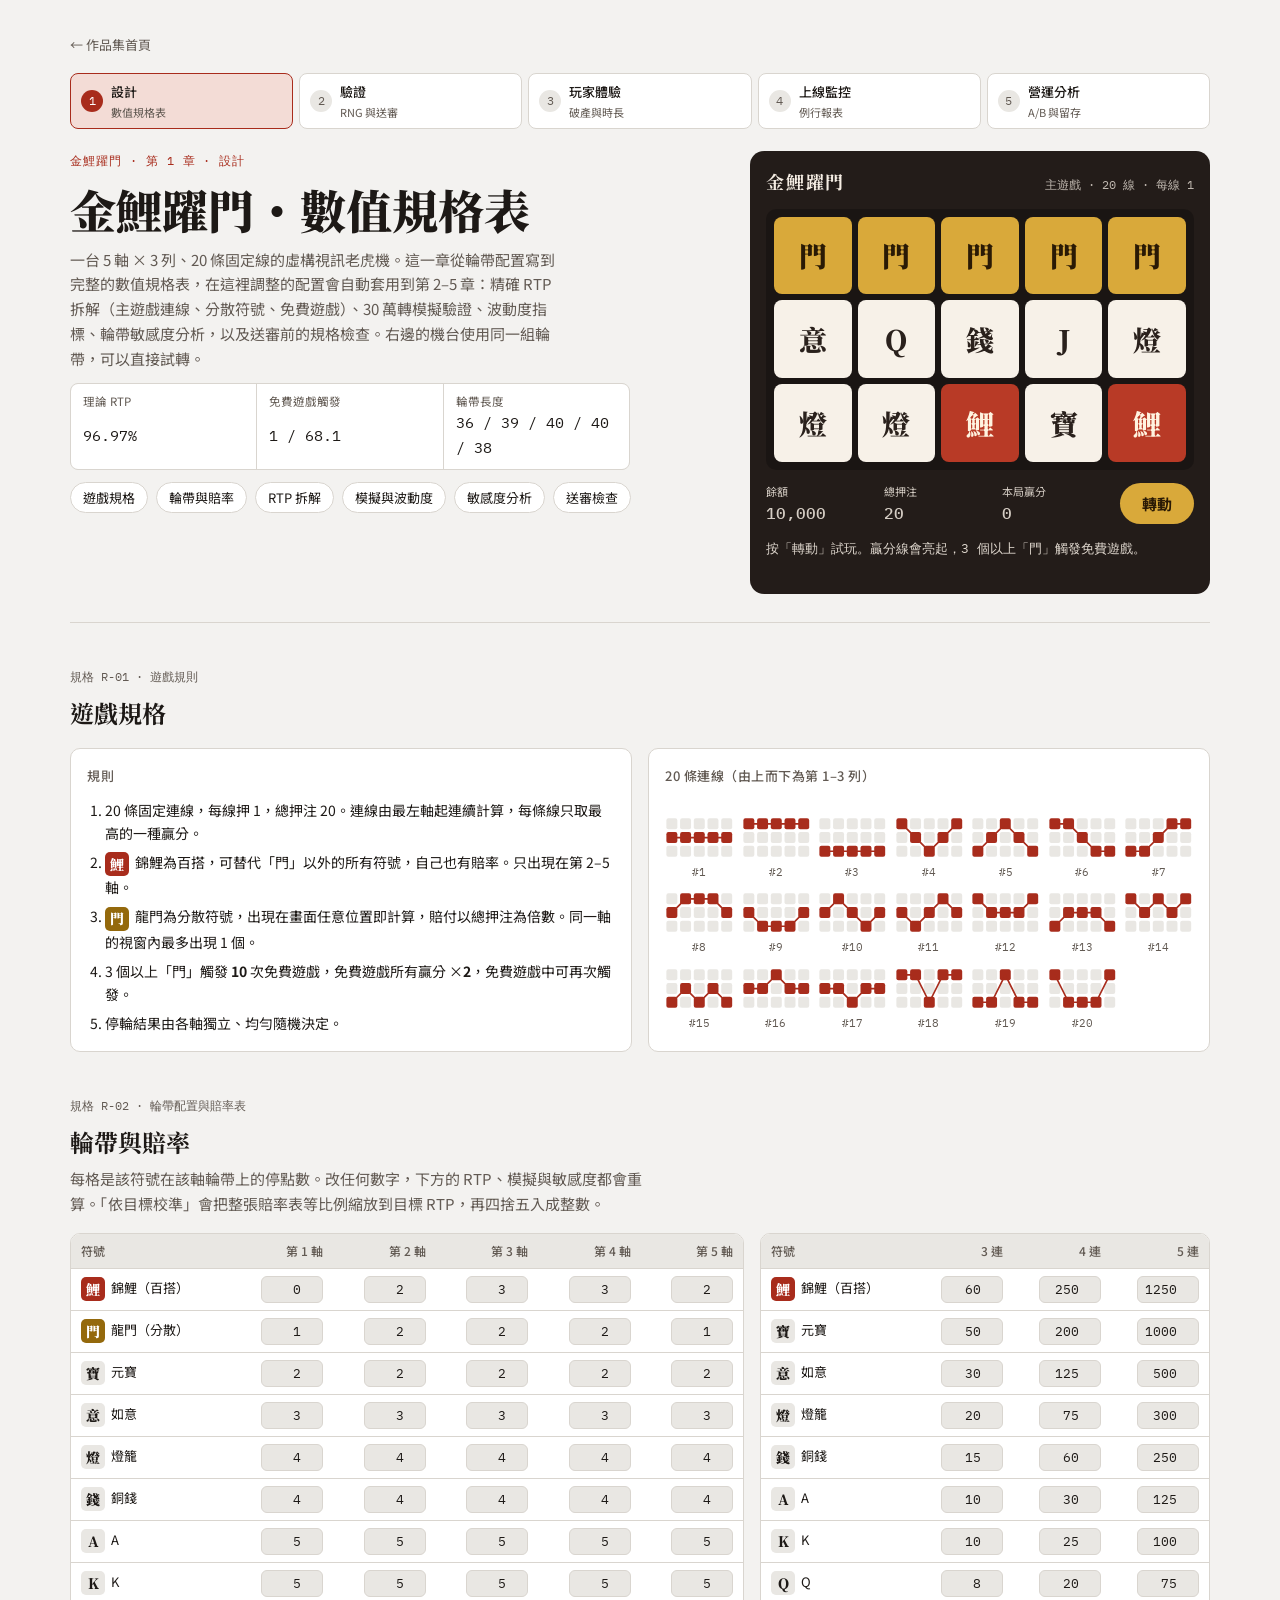
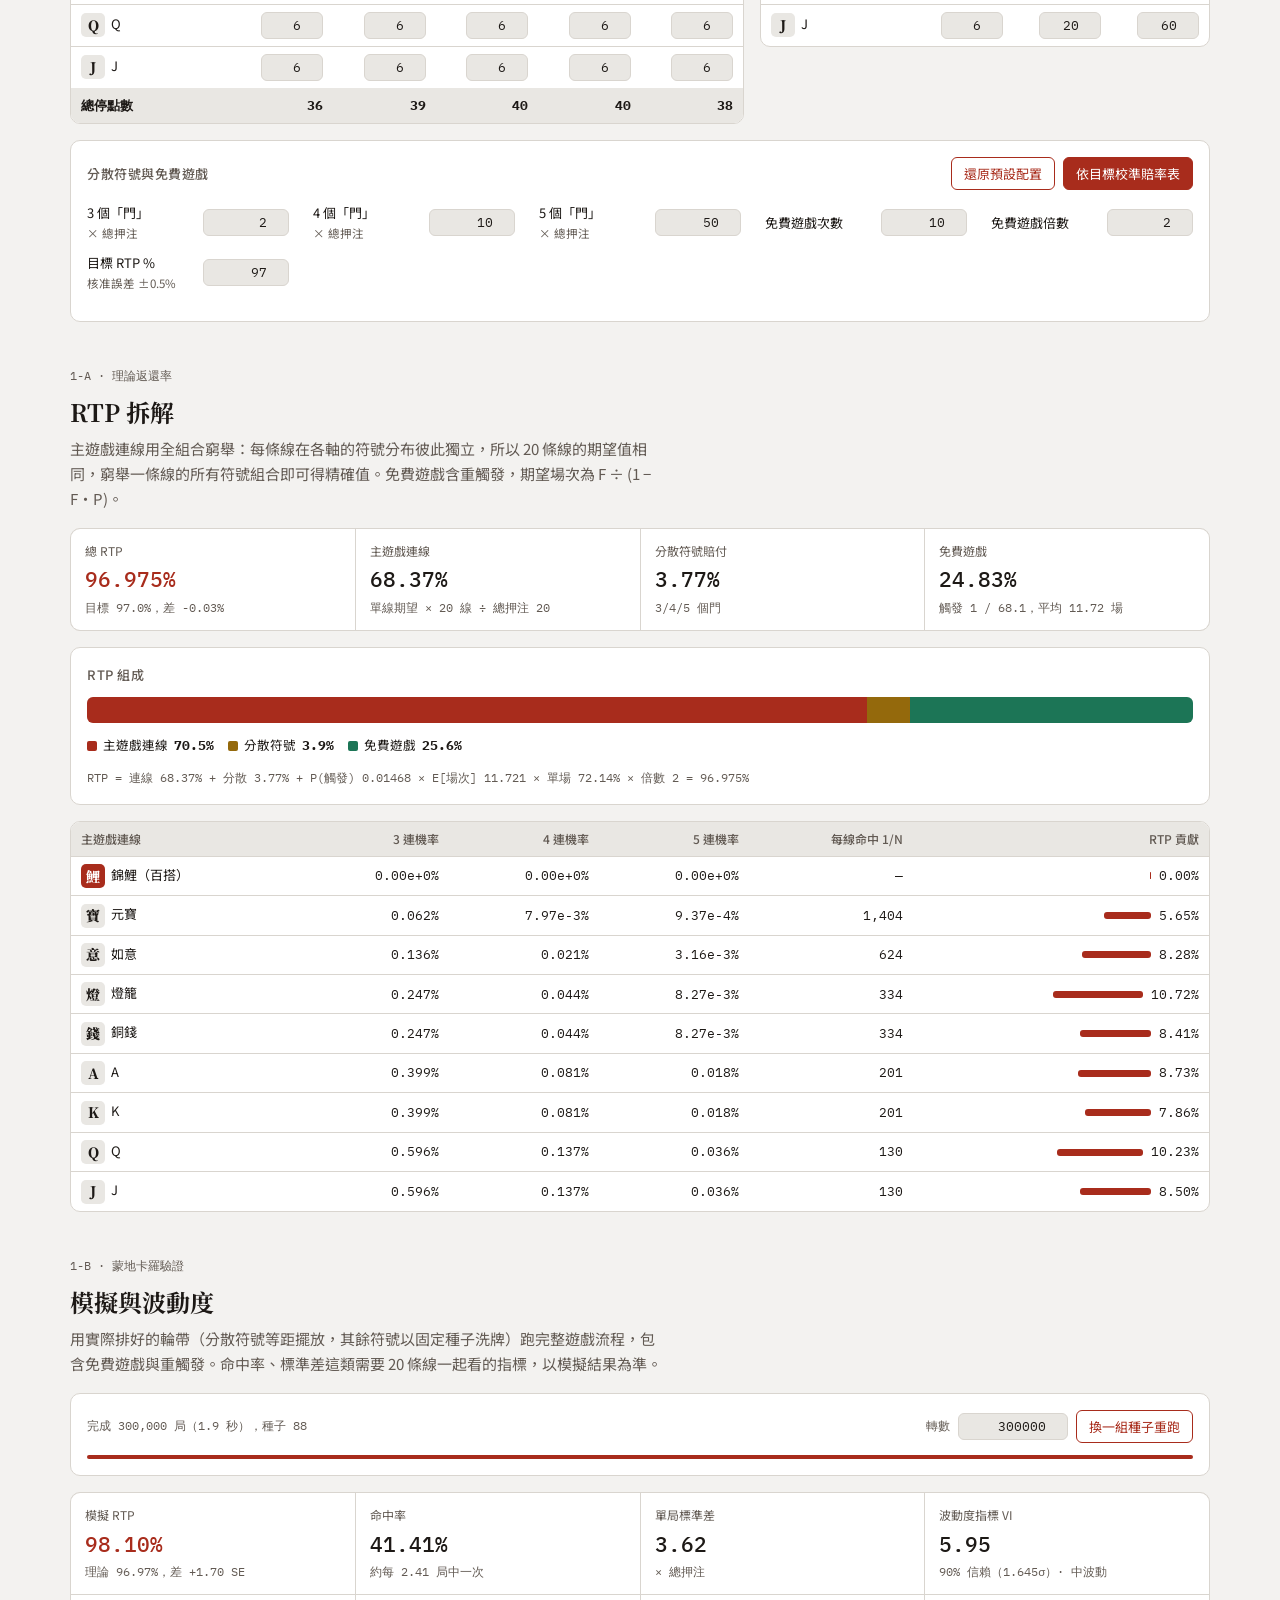
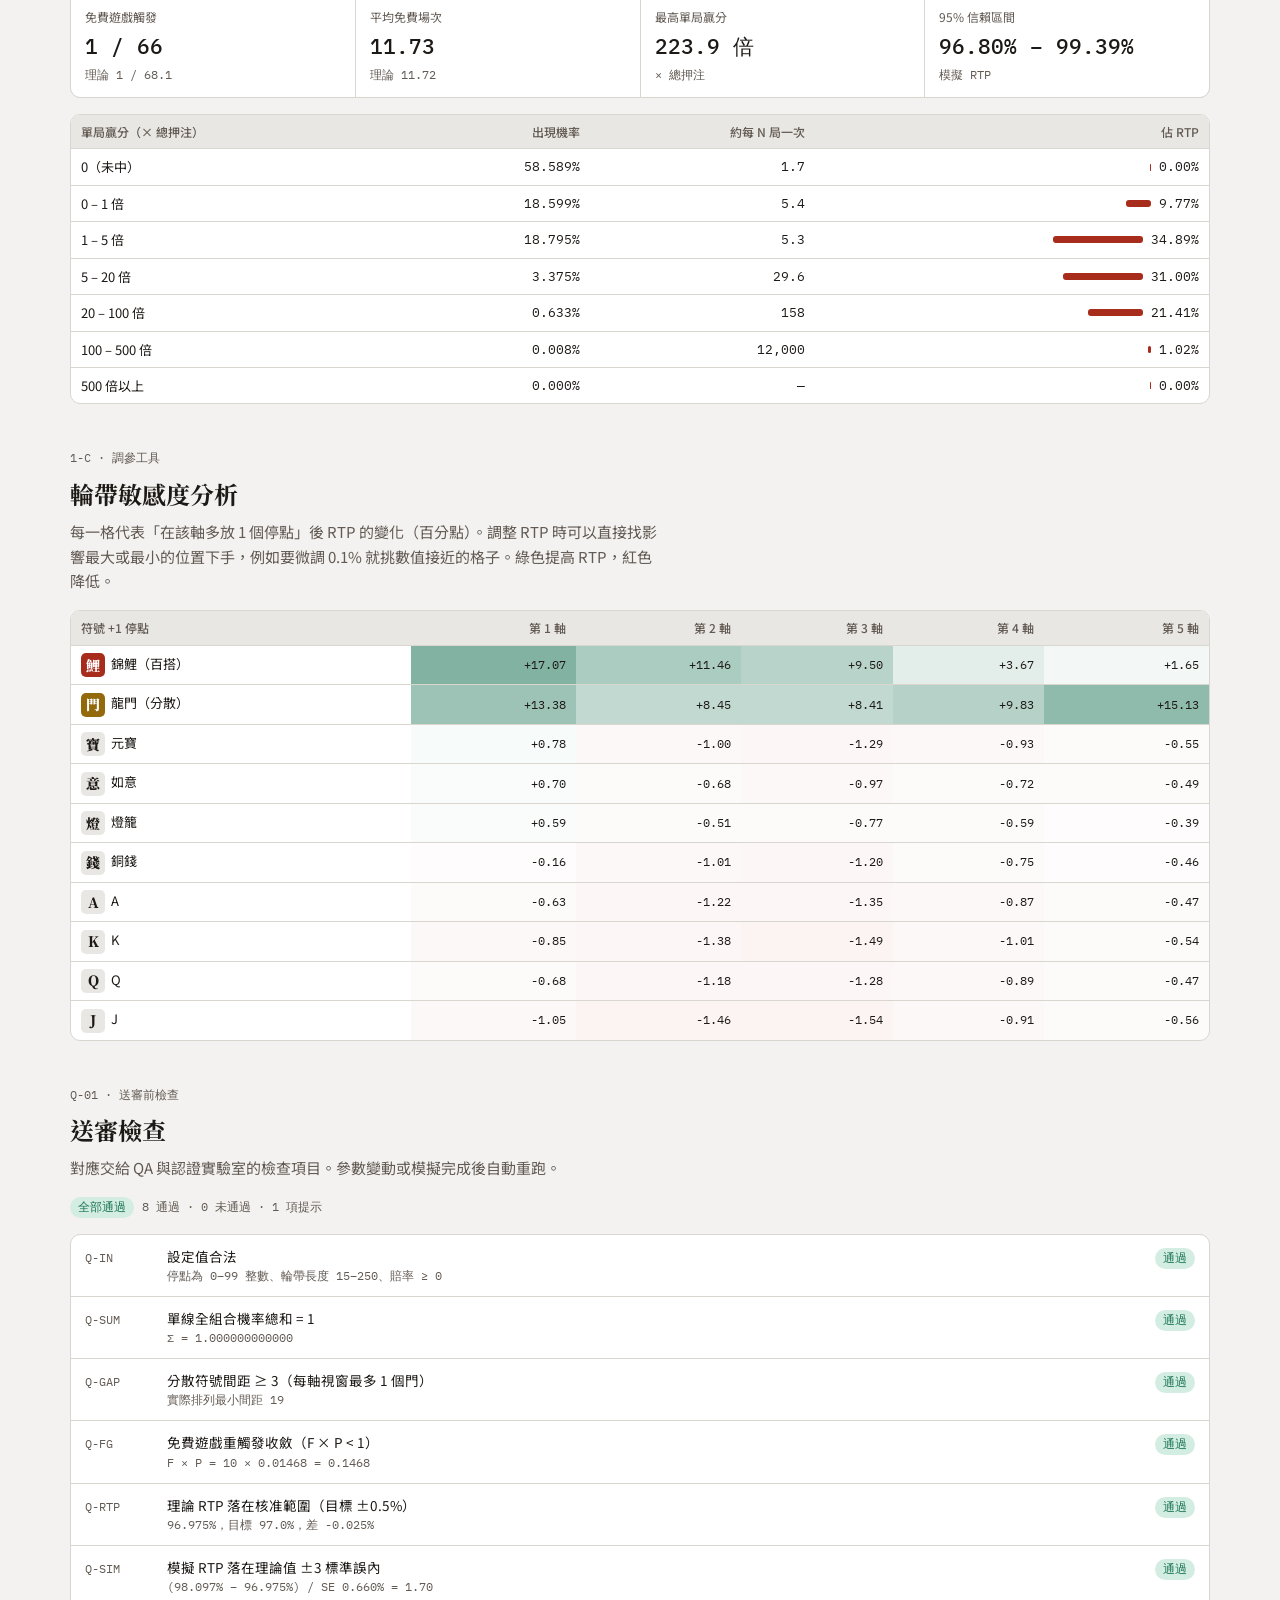
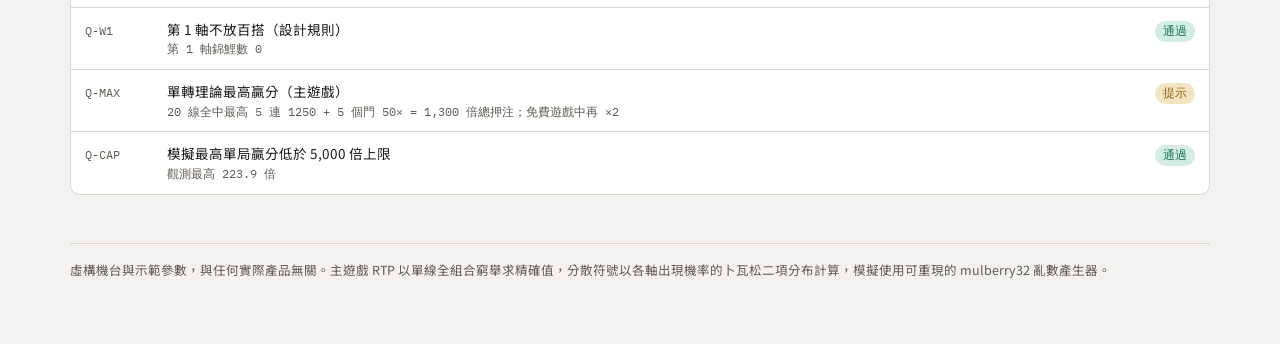
<file: slot-par-sheet.html>
<!doctype html>
<html lang="zh-Hant">
<head>
<meta charset="utf-8">
<meta name="viewport" content="width=device-width, initial-scale=1">
<style>body{margin:0}</style>
<title>金鯉躍門・數值規格表</title>
<link rel="preconnect" href="https://fonts.googleapis.com">
<link rel="preconnect" href="https://fonts.gstatic.com" crossorigin>
<link rel="stylesheet" href="https://fonts.googleapis.com/css2?family=IBM+Plex+Mono:wght@400;500&family=Noto+Sans+TC:wght@400;500;700&family=Noto+Serif+TC:wght@600;900&display=swap">
<style>
/* 版面：頂部「機台」試玩 + 規格書；下方依數值規格表章節由上而下：輪帶 → RTP 拆解 → 模擬 → 敏感度 → 驗證 */
:root{
  --bg:#F3F2F0; --surface:#FFFFFF; --sunk:#E9E7E3; --ink:#1D1916; --muted:#625A53; --line:#D9D5CF;
  --lacquer:#A82C1C; --lacquer-soft:#F3DCD6; --gold:#94690C; --gold-soft:#F2E5C2;
  --jade:#1C7556; --jade-soft:#D4EDE2; --cab:#231C19; --cab-ink:#F5EDE3;
  --f-display:"Noto Serif TC","Songti TC",serif;
  --f-body:"Noto Sans TC","Microsoft JhengHei",system-ui,sans-serif;
  --f-mono:"IBM Plex Mono",ui-monospace,Consolas,monospace;
}
@media (prefers-color-scheme: dark){:root:not([data-theme="light"]){
  --bg:#13100F; --surface:#1C1816; --sunk:#25201D; --ink:#EEE7DF; --muted:#A39A90; --line:#352E2A;
  --lacquer:#E2654F; --lacquer-soft:#3B1C16; --gold:#DDB04D; --gold-soft:#3A2E14;
  --jade:#5BBE94; --jade-soft:#15302A; --cab:#0B0908; --cab-ink:#F5EDE3; color-scheme:dark;
}}
:root[data-theme="dark"]{
  --bg:#13100F; --surface:#1C1816; --sunk:#25201D; --ink:#EEE7DF; --muted:#A39A90; --line:#352E2A;
  --lacquer:#E2654F; --lacquer-soft:#3B1C16; --gold:#DDB04D; --gold-soft:#3A2E14;
  --jade:#5BBE94; --jade-soft:#15302A; --cab:#0B0908; --cab-ink:#F5EDE3; color-scheme:dark;
}
*{box-sizing:border-box}
body{background:var(--bg);color:var(--ink);font-family:var(--f-body);font-size:15px;line-height:1.65}
.wrap{max-width:1180px;margin:0 auto;padding-inline:20px;padding-block:32px 64px}
.eyebrow{font-family:var(--f-mono);font-size:12px;letter-spacing:.08em;text-transform:uppercase;color:var(--lacquer)}
h1{font-family:var(--f-display);font-weight:900;font-size:clamp(30px,4.4vw,46px);line-height:1.15;margin:0;text-wrap:balance}
h2{font-family:var(--f-display);font-size:24px;margin:0;text-wrap:balance}
h3{font-size:13px;margin:0;color:var(--muted);font-weight:500;letter-spacing:.04em}
p{margin:0}
.muted{color:var(--muted)}
.mono{font-family:var(--f-mono);font-variant-numeric:tabular-nums}
.hero{display:grid;grid-template-columns:minmax(0,1fr) minmax(0,460px);gap:28px;align-items:start;padding-bottom:28px;border-bottom:1px solid var(--line)}
@media (max-width:900px){.hero{grid-template-columns:minmax(0,1fr)}}
.hero-text{display:grid;gap:12px;align-content:start}
.lede{max-width:62ch;color:var(--muted)}
nav.toc{display:flex;flex-wrap:wrap;gap:8px}
nav.toc a{font-size:13px;color:var(--ink);text-decoration:none;border:1px solid var(--line);border-radius:999px;padding:4px 12px;background:var(--surface)}
nav.toc a:hover,nav.toc a:focus-visible{border-color:var(--lacquer);color:var(--lacquer);outline:none}
.facts{display:grid;grid-template-columns:repeat(3,minmax(0,1fr));gap:1px;background:var(--line);border:1px solid var(--line);border-radius:8px;overflow:hidden;max-width:560px}
.facts div{background:var(--surface);padding:8px 12px;display:grid}
.facts span:first-child{font-size:11.5px;color:var(--muted)}
.facts span:last-child{font-family:var(--f-mono);font-size:15px}
/* 機台 */
.cabinet{background:var(--cab);color:var(--cab-ink);border-radius:14px;padding:16px;display:grid;gap:12px}
.cab-top{display:flex;justify-content:space-between;align-items:baseline;gap:8px;flex-wrap:wrap}
.cab-top b{font-family:var(--f-display);font-size:18px;letter-spacing:.1em}
.cab-top .mono{font-size:12px;opacity:.75}
.reels{display:grid;grid-template-columns:repeat(5,minmax(0,1fr));gap:6px;background:#00000040;padding:8px;border-radius:10px}
.cell{aspect-ratio:1/1;max-width:100%;display:grid;place-items:center;border-radius:8px;background:#F7F1E8;color:#2A211C;font-family:var(--f-display);font-weight:900;font-size:clamp(18px,3.4vw,28px);transition:transform .15s, box-shadow .15s;border:2px solid transparent}
.cell.w{background:#B83A26;color:#FFF3E0}
.cell.s{background:#D9A93A;color:#2A1A05}
.cell.hi{border-color:#F6C64F;box-shadow:0 0 0 2px #F6C64F55;transform:translateY(-2px)}
.cell.dim{opacity:.38}
.cab-bar{display:grid;grid-template-columns:repeat(3,minmax(0,1fr)) auto;gap:8px;align-items:center}
.cab-bar div{display:grid;font-size:11px;opacity:.85}
.cab-bar div b{font-family:var(--f-mono);font-size:16px;font-weight:500;opacity:1}
.spin{font-family:var(--f-body);font-weight:700;font-size:15px;background:#D9A93A;color:#2A1A05;border:none;border-radius:999px;padding:10px 22px;cursor:pointer}
.spin:hover{filter:brightness(1.08)}
.spin:focus-visible{outline:2px solid #F6C64F;outline-offset:2px}
.cab-log{font-size:12.5px;min-height:3.2em;font-family:var(--f-mono);opacity:.9;overflow-wrap:anywhere}
/* 章節 */
section{padding-top:44px;display:grid;gap:16px}
.sec-head{display:grid;gap:6px}
.sec-head p{color:var(--muted);max-width:74ch}
.spec{font-family:var(--f-mono);font-size:12px;color:var(--muted)}
.card{background:var(--surface);border:1px solid var(--line);border-radius:10px;padding:16px;display:grid;gap:12px;min-width:0}
.rules{display:grid;grid-template-columns:minmax(0,1fr) minmax(0,1fr);gap:16px}
@media (max-width:860px){.rules{grid-template-columns:minmax(0,1fr)}}
.rules ol{margin:0;padding-left:1.3em;display:grid;gap:6px;font-size:14px}
.lines{display:grid;grid-template-columns:repeat(auto-fill,minmax(64px,1fr));gap:8px}
.ln{display:grid;gap:3px;justify-items:center}
.ln svg{width:100%;max-width:70px;height:auto}
.ln span{font-family:var(--f-mono);font-size:10.5px;color:var(--muted)}
.tbl-wrap{overflow-x:auto;background:var(--surface);border:1px solid var(--line);border-radius:10px}
table{border-collapse:collapse;width:100%;font-size:13px}
th,td{padding:7px 10px;text-align:right;border-bottom:1px solid var(--line);white-space:nowrap;font-variant-numeric:tabular-nums}
th{font-weight:500;color:var(--muted);font-size:12px;background:var(--sunk)}
th:first-child,td:first-child{text-align:left}
tr:last-child td{border-bottom:none}
tfoot td{font-weight:700;background:var(--sunk);font-family:var(--f-mono)}
td input[type=number]{width:62px}
.sym{display:inline-grid;place-items:center;width:24px;height:24px;border-radius:5px;background:var(--sunk);font-family:var(--f-display);font-weight:900;font-size:14px;margin-right:6px;vertical-align:middle}
.sym.w{background:var(--lacquer);color:var(--surface)}
.sym.s{background:var(--gold);color:var(--surface)}
input[type=number]{font-family:var(--f-mono);font-size:13px;padding:4px 6px;border:1px solid var(--line);border-radius:6px;background:var(--sunk);color:var(--ink);text-align:right;font-variant-numeric:tabular-nums}
input[type=number]:focus-visible,button:focus-visible{outline:2px solid var(--lacquer);outline-offset:1px}
input[aria-invalid=true]{border-color:var(--lacquer);background:var(--lacquer-soft)}
.two{display:grid;grid-template-columns:minmax(0,3fr) minmax(0,2fr);gap:16px;align-items:start}
@media (max-width:900px){.two{grid-template-columns:minmax(0,1fr)}}
.field{display:grid;grid-template-columns:1fr 86px;align-items:center;gap:8px;font-size:13px}
.field small{display:block;color:var(--muted);font-size:11.5px}
.field input{width:100%}
button.btn{font-family:var(--f-body);font-size:13px;border:1px solid var(--lacquer);color:var(--lacquer);background:transparent;border-radius:6px;padding:6px 12px;cursor:pointer}
button.btn:hover{background:var(--lacquer-soft)}
button.btn.solid{background:var(--lacquer);color:var(--surface)}
.row{display:flex;gap:8px;flex-wrap:wrap;align-items:center}
.errors{font-size:12.5px;color:var(--lacquer);display:grid;gap:2px}
.stats{display:grid;grid-template-columns:repeat(4,minmax(0,1fr));gap:1px;background:var(--line);border:1px solid var(--line);border-radius:10px;overflow:hidden}
@media (max-width:640px){.stats{grid-template-columns:repeat(2,minmax(0,1fr))}}
.stat{background:var(--surface);padding:12px 14px;display:grid;gap:2px;min-width:0}
.stat .k{font-size:12px;color:var(--muted)}
.stat .v{font-family:var(--f-mono);font-size:21px;font-weight:500;font-variant-numeric:tabular-nums;overflow-wrap:anywhere}
.stat .s{font-size:11.5px;color:var(--muted);font-family:var(--f-mono)}
.stat.hl .v{color:var(--lacquer)}
.stack{display:flex;height:26px;border-radius:6px;overflow:hidden;background:var(--sunk)}
.stack div{height:100%}
.legend{display:flex;flex-wrap:wrap;gap:14px;font-size:12.5px}
.legend span{display:inline-flex;gap:6px;align-items:center}
.legend i{width:10px;height:10px;border-radius:2px;display:inline-block}
.hbar{display:flex;align-items:center;gap:8px;justify-content:flex-end}
.hbar i{display:block;height:7px;border-radius:3px;background:var(--lacquer);min-width:1px}
.heat td.hv{font-family:var(--f-mono);font-size:12px}
.pill{display:inline-block;font-family:var(--f-mono);font-size:11.5px;padding:1px 8px;border-radius:999px}
.pill.ok{background:var(--jade-soft);color:var(--jade)}
.pill.bad{background:var(--lacquer-soft);color:var(--lacquer)}
.pill.info{background:var(--gold-soft);color:var(--gold)}
.qa{display:grid;background:var(--surface);border:1px solid var(--line);border-radius:10px;overflow:hidden}
.qa-row{display:grid;grid-template-columns:70px minmax(0,1fr) auto;gap:12px;padding:10px 14px;border-bottom:1px solid var(--line);align-items:baseline}
.qa-row:last-child{border-bottom:none}
.qa-row .id{font-family:var(--f-mono);font-size:12px;color:var(--muted)}
.qa-row .d{font-size:13.5px;min-width:0}
.qa-row .d small{display:block;color:var(--muted);font-family:var(--f-mono);font-size:11.5px;overflow-wrap:anywhere}
@media (max-width:520px){.qa-row{grid-template-columns:minmax(0,1fr) auto}.qa-row .id{grid-column:1/-1}}
.progress{height:4px;background:var(--sunk);border-radius:2px;overflow:hidden}
.progress i{display:block;height:100%;width:0;background:var(--lacquer);transition:width .1s}
.chapters{display:grid;grid-template-columns:repeat(5,minmax(0,1fr));gap:6px;margin-bottom:22px}
@media (max-width:760px){.chapters{grid-template-columns:repeat(2,minmax(0,1fr))}}
.chapters a{display:flex;gap:8px;align-items:center;text-decoration:none;color:var(--ink);background:var(--surface);border:1px solid var(--line);border-radius:8px;padding:7px 10px;min-width:0}
.chapters a:hover,.chapters a:focus-visible{border-color:var(--lacquer);outline:none}
.chapters a.on{border-color:var(--lacquer);background:var(--lacquer-soft)}
.chapters .n{font-family:var(--f-mono);font-size:12px;width:22px;height:22px;flex:none;display:grid;place-items:center;border-radius:50%;background:var(--sunk);color:var(--muted)}
.chapters a.on .n{background:var(--lacquer);color:var(--surface)}
.chapters b{display:block;font-size:13px;font-weight:500}
.chapters small{display:block;font-size:11px;color:var(--muted)}
footer{margin-top:48px;padding-top:16px;border-top:1px solid var(--line);font-size:12.5px;color:var(--muted)}
@media (prefers-reduced-motion:reduce){*{transition:none!important}}
</style>
</head>
<body>

<div class="wrap">
<a href="index.html" style="display:inline-block;font-size:13px;text-decoration:none;color:var(--muted);margin-bottom:18px">← 作品集首頁</a>
<nav class="chapters" aria-label="金鯉躍門章節">
  <a href="slot-par-sheet.html" class="on" aria-current="page"><span class="n">1</span><span><b>設計</b><small>數值規格表</small></span></a>
  <a href="slot-verify.html"><span class="n">2</span><span><b>驗證</b><small>RNG 與送審</small></span></a>
  <a href="slot-player.html"><span class="n">3</span><span><b>玩家體驗</b><small>破產與時長</small></span></a>
  <a href="slot-monitor.html"><span class="n">4</span><span><b>上線監控</b><small>例行報表</small></span></a>
  <a href="slot-ops.html"><span class="n">5</span><span><b>營運分析</b><small>A/B 與留存</small></span></a>
</nav>
<header class="hero">
  <div class="hero-text">
    <div class="eyebrow">金鯉躍門 · 第 1 章 · 設計</div>
    <h1>金鯉躍門・數值規格表</h1>
    <p class="lede">一台 5 軸 × 3 列、20 條固定線的虛構視訊老虎機。這一章從輪帶配置寫到完整的數值規格表，在這裡調整的配置會自動套用到第 2–5 章：精確 RTP 拆解（主遊戲連線、分散符號、免費遊戲）、30 萬轉模擬驗證、波動度指標、輪帶敏感度分析，以及送審前的規格檢查。右邊的機台使用同一組輪帶，可以直接試轉。</p>
    <div class="facts" id="facts"></div>
    <nav class="toc" aria-label="章節">
      <a href="#rules">遊戲規格</a><a href="#reels">輪帶與賠率</a><a href="#rtp">RTP 拆解</a><a href="#sim">模擬與波動度</a><a href="#sens">敏感度分析</a><a href="#qa">送審檢查</a>
    </nav>
  </div>
  <div class="cabinet" aria-label="試玩機台">
    <div class="cab-top"><b>金鯉躍門</b><span class="mono" id="cab-mode">主遊戲 · 20 線 · 每線 1</span></div>
    <div class="reels" id="grid"></div>
    <div class="cab-bar">
      <div>餘額<b id="cab-bal">10,000</b></div>
      <div>總押注<b>20</b></div>
      <div>本局贏分<b id="cab-win">0</b></div>
      <button class="spin" id="cab-spin" type="button">轉動</button>
    </div>
    <div class="cab-log" id="cab-log" aria-live="polite">按「轉動」試玩。贏分線會亮起，3 個以上「門」觸發免費遊戲。</div>
  </div>
</header>

<!-- 規格 -->
<section id="rules">
  <div class="sec-head">
    <span class="spec">規格 R-01 · 遊戲規則</span>
    <h2>遊戲規格</h2>
  </div>
  <div class="rules">
    <div class="card">
      <h3>規則</h3>
      <ol>
        <li>20 條固定連線，每線押 1，總押注 20。連線由最左軸起連續計算，每條線只取最高的一種贏分。</li>
        <li><span class="sym w">鯉</span>錦鯉為百搭，可替代「門」以外的所有符號，自己也有賠率。只出現在第 2–5 軸。</li>
        <li><span class="sym s">門</span>龍門為分散符號，出現在畫面任意位置即計算，賠付以總押注為倍數。同一軸的視窗內最多出現 1 個。</li>
        <li>3 個以上「門」觸發 <b id="r-fs">10</b> 次免費遊戲，免費遊戲所有贏分 ×<b id="r-mult">2</b>，免費遊戲中可再次觸發。</li>
        <li>停輪結果由各軸獨立、均勻隨機決定。</li>
      </ol>
    </div>
    <div class="card">
      <h3>20 條連線（由上而下為第 1–3 列）</h3>
      <div class="lines" id="lines"></div>
    </div>
  </div>
</section>

<!-- 輪帶 -->
<section id="reels">
  <div class="sec-head">
    <span class="spec">規格 R-02 · 輪帶配置與賠率表</span>
    <h2>輪帶與賠率</h2>
    <p>每格是該符號在該軸輪帶上的停點數。改任何數字，下方的 RTP、模擬與敏感度都會重算。「依目標校準」會把整張賠率表等比例縮放到目標 RTP，再四捨五入成整數。</p>
  </div>
  <div class="two">
    <div class="tbl-wrap">
      <table aria-label="輪帶停點數">
        <thead><tr><th>符號</th><th>第 1 軸</th><th>第 2 軸</th><th>第 3 軸</th><th>第 4 軸</th><th>第 5 軸</th></tr></thead>
        <tbody id="t-cnt"></tbody>
        <tfoot id="t-len"></tfoot>
      </table>
    </div>
    <div class="tbl-wrap">
      <table aria-label="連線賠率表">
        <thead><tr><th>符號</th><th>3 連</th><th>4 連</th><th>5 連</th></tr></thead>
        <tbody id="t-pay"></tbody>
      </table>
    </div>
  </div>
  <div class="card">
    <div class="row" style="justify-content:space-between">
      <h3>分散符號與免費遊戲</h3>
      <div class="row"><span class="spec" id="calib-out"></span><button class="btn" id="cfg-reset" type="button">還原預設配置</button><button class="btn solid" id="calib" type="button">依目標校準賠率表</button></div>
    </div>
    <div style="display:grid;grid-template-columns:repeat(auto-fit,minmax(200px,1fr));gap:10px 24px">
      <div class="field"><label for="sc3">3 個「門」<small>× 總押注</small></label><input type="number" id="sc3" value="2" min="0" step="1"></div>
      <div class="field"><label for="sc4">4 個「門」<small>× 總押注</small></label><input type="number" id="sc4" value="10" min="0" step="1"></div>
      <div class="field"><label for="sc5">5 個「門」<small>× 總押注</small></label><input type="number" id="sc5" value="50" min="0" step="1"></div>
      <div class="field"><label for="fs">免費遊戲次數</label><input type="number" id="fs" value="10" min="1" max="50" step="1"></div>
      <div class="field"><label for="mult">免費遊戲倍數</label><input type="number" id="mult" value="2" min="1" max="10" step="1"></div>
      <div class="field"><label for="target">目標 RTP %<small>核准誤差 ±0.5%</small></label><input type="number" id="target" value="97" min="80" max="99.5" step="0.5"></div>
    </div>
    <div class="errors" id="cfg-err" role="alert"></div>
  </div>
</section>

<!-- RTP -->
<section id="rtp">
  <div class="sec-head">
    <span class="spec">1-A · 理論返還率</span>
    <h2>RTP 拆解</h2>
    <p>主遊戲連線用全組合窮舉：每條線在各軸的符號分布彼此獨立，所以 20 條線的期望值相同，窮舉一條線的所有符號組合即可得精確值。免費遊戲含重觸發，期望場次為 F ÷ (1 − F·P)。</p>
  </div>
  <div class="stats" id="rtp-stats"></div>
  <div class="card">
    <h3>RTP 組成</h3>
    <div class="stack" id="rtp-stack" role="img" aria-label="RTP 組成比例"></div>
    <div class="legend" id="rtp-legend"></div>
    <div class="formula spec" id="rtp-formula" style="overflow-x:auto;white-space:nowrap"></div>
  </div>
  <div class="tbl-wrap">
    <table aria-label="各符號連線 RTP 貢獻">
      <thead><tr><th>主遊戲連線</th><th>3 連機率</th><th>4 連機率</th><th>5 連機率</th><th>每線命中 1/N</th><th>RTP 貢獻</th></tr></thead>
      <tbody id="t-contrib"></tbody>
    </table>
  </div>
</section>

<!-- 模擬 -->
<section id="sim">
  <div class="sec-head">
    <span class="spec">1-B · 蒙地卡羅驗證</span>
    <h2>模擬與波動度</h2>
    <p>用實際排好的輪帶（分散符號等距擺放，其餘符號以固定種子洗牌）跑完整遊戲流程，包含免費遊戲與重觸發。命中率、標準差這類需要 20 條線一起看的指標，以模擬結果為準。</p>
  </div>
  <div class="card">
    <div class="row" style="justify-content:space-between">
      <span class="spec" id="sim-status">準備中…</span>
      <div class="row">
        <label class="spec" for="sim-n">轉數</label><input type="number" id="sim-n" value="300000" min="10000" max="2000000" step="50000" style="width:110px">
        <button class="btn" id="sim-run" type="button">換一組種子重跑</button>
      </div>
    </div>
    <div class="progress"><i id="sim-bar"></i></div>
  </div>
  <div class="stats" id="sim-stats"></div>
  <div class="tbl-wrap">
    <table aria-label="單局贏分分布">
      <thead><tr><th>單局贏分（× 總押注）</th><th>出現機率</th><th>約每 N 局一次</th><th>佔 RTP</th></tr></thead>
      <tbody id="t-dist"></tbody>
    </table>
  </div>
</section>

<!-- 敏感度 -->
<section id="sens">
  <div class="sec-head">
    <span class="spec">1-C · 調參工具</span>
    <h2>輪帶敏感度分析</h2>
    <p>每一格代表「在該軸多放 1 個停點」後 RTP 的變化（百分點）。調整 RTP 時可以直接找影響最大或最小的位置下手，例如要微調 0.1% 就挑數值接近的格子。綠色提高 RTP，紅色降低。</p>
  </div>
  <div class="tbl-wrap heat">
    <table aria-label="敏感度矩陣">
      <thead><tr><th>符號 +1 停點</th><th>第 1 軸</th><th>第 2 軸</th><th>第 3 軸</th><th>第 4 軸</th><th>第 5 軸</th></tr></thead>
      <tbody id="t-sens"></tbody>
    </table>
  </div>
</section>

<!-- QA -->
<section id="qa">
  <div class="sec-head">
    <span class="spec">Q-01 · 送審前檢查</span>
    <h2>送審檢查</h2>
    <p>對應交給 QA 與認證實驗室的檢查項目。參數變動或模擬完成後自動重跑。</p>
  </div>
  <div class="row" id="qa-sum"></div>
  <div class="qa" id="qa-list"></div>
</section>

<footer>虛構機台與示範參數，與任何實際產品無關。主遊戲 RTP 以單線全組合窮舉求精確值，分散符號以各軸出現機率的卜瓦松二項分布計算，模擬使用可重現的 mulberry32 亂數產生器。</footer>
</div>

<script>
(function(){
const $=id=>document.getElementById(id);
const esc=s=>String(s).replace(/[&<>"]/g,c=>({'&':'&amp;','<':'&lt;','>':'&gt;','"':'&quot;'}[c]));
const pct=(v,d=2)=>(v*100).toFixed(d)+'%';
const num=(v,d=0)=>Number(v).toLocaleString('zh-TW',{minimumFractionDigits:d,maximumFractionDigits:d});
const oneIn=p=>p>0?'1 / '+num(1/p,p>0.01?1:0):'—';
function mulberry32(a){return function(){a|=0;a=a+0x6D2B79F5|0;let t=Math.imul(a^a>>>15,1|a);t=t+Math.imul(t^t>>>7,61|t)^t;return((t^t>>>14)>>>0)/4294967296;};}

/* ---------- 資料 ---------- */
const SYM=[{k:'W',g:'鯉',n:'錦鯉（百搭）',c:'w'},{k:'S',g:'門',n:'龍門（分散）',c:'s'},{k:'H1',g:'寶',n:'元寶'},{k:'H2',g:'意',n:'如意'},{k:'H3',g:'燈',n:'燈籠'},{k:'H4',g:'錢',n:'銅錢'},{k:'A',g:'A',n:'A'},{k:'K',g:'K',n:'K'},{k:'Q',g:'Q',n:'Q'},{k:'J',g:'J',n:'J'}];
const NS=SYM.length;
const CNT0=[[0,2,3,3,2],[1,2,2,2,1],[2,2,2,2,2],[3,3,3,3,3],[4,4,4,4,4],[4,4,4,4,4],[5,5,5,5,5],[5,5,5,5,5],[6,6,6,6,6],[6,6,6,6,6]];
const PAY0={0:[60,250,1250],2:[50,200,1000],3:[30,125,500],4:[20,75,300],5:[15,60,250],6:[10,30,125],7:[10,25,100],8:[8,20,75],9:[6,20,60]};
const LINES=[[1,1,1,1,1],[0,0,0,0,0],[2,2,2,2,2],[0,1,2,1,0],[2,1,0,1,2],[0,0,1,2,2],[2,2,1,0,0],[1,0,0,0,1],[1,2,2,2,1],[1,0,1,2,1],[1,2,1,0,1],[0,1,1,1,0],[2,1,1,1,2],[0,1,0,1,0],[2,1,2,1,2],[1,1,0,1,1],[1,1,2,1,1],[0,0,2,0,0],[2,2,0,2,2],[0,2,2,2,0]];
const NL=LINES.length;
const symTag=i=>`<span class="sym ${SYM[i].c||''}">${SYM[i].g}</span>`;

/* ---------- 表格建置 ---------- */
$('t-cnt').innerHTML=SYM.map((s,i)=>`<tr><td>${symTag(i)}${s.n}</td>${[0,1,2,3,4].map(r=>`<td><input type="number" id="c-${i}-${r}" value="${CNT0[i][r]}" min="0" max="99" step="1" aria-label="${s.n} 第 ${r+1} 軸停點數"></td>`).join('')}</tr>`).join('');
$('t-pay').innerHTML=SYM.map((s,i)=>i===1?'':`<tr><td>${symTag(i)}${s.n}</td>${[0,1,2].map(j=>`<td><input type="number" id="p-${i}-${j}" value="${PAY0[i][j]}" min="0" step="1" aria-label="${s.n} ${j+3} 連賠率"></td>`).join('')}</tr>`).join('');
$('lines').innerHTML=LINES.map((ln,i)=>{let s='<svg viewBox="0 0 50 30" aria-hidden="true">';for(let r=0;r<5;r++)for(let y=0;y<3;y++)s+=`<rect x="${r*10+1}" y="${y*10+1}" width="8" height="8" rx="1.5" fill="${ln[r]===y?'var(--lacquer)':'var(--sunk)'}"/>`;
  s+=`<polyline fill="none" stroke="var(--lacquer)" stroke-width="1.2" points="${ln.map((y,r)=>(r*10+5)+','+(y*10+5)).join(' ')}"/></svg>`;return `<div class="ln">${s}<span>#${i+1}</span></div>`;}).join('');

/* ---------- 讀設定 ---------- */
function readCfg(){
  const errs=[],bad=new Set();const v=id=>parseFloat($(id).value);
  const cnt=[];for(let i=0;i<NS;i++){cnt.push([]);for(let r=0;r<5;r++){const x=v(`c-${i}-${r}`);if(!(Number.isInteger(x)&&x>=0&&x<=99)){bad.add(`c-${i}-${r}`);}cnt[i].push(Number.isInteger(x)&&x>=0?x:0);}}
  if([...bad].some(id=>id.startsWith('c-')))errs.push('停點數必須是 0 到 99 的整數。');
  const pay=[];for(let i=0;i<NS;i++){pay.push([0,0,0,0,0,0]);if(i===1)continue;for(let j=0;j<3;j++){const x=v(`p-${i}-${j}`);if(!(x>=0)){bad.add(`p-${i}-${j}`);}pay[i][j+3]=x>=0?x:0;}}
  if([...bad].some(id=>id.startsWith('p-')))errs.push('賠率不可為負數或空白。');
  const sc=[0,0,0,v('sc3'),v('sc4'),v('sc5')];['sc3','sc4','sc5'].forEach((id,j)=>{if(!(sc[j+3]>=0)){bad.add(id);errs.push('分散符號賠率不可為負數。');}});
  const fs=v('fs'),mult=v('mult'),target=v('target')/100;
  if(!(Number.isInteger(fs)&&fs>=1&&fs<=50)){bad.add('fs');errs.push('免費遊戲次數需為 1 到 50 的整數。');}
  if(!(mult>=1&&mult<=10)){bad.add('mult');errs.push('免費遊戲倍數需介於 1 到 10。');}
  if(!(target>=.8&&target<=.995)){bad.add('target');errs.push('目標 RTP 需介於 80% 到 99.5%。');}
  const L=[0,1,2,3,4].map(r=>cnt.reduce((a,row)=>a+row[r],0));
  L.forEach((l,r)=>{if(l<15||l>250)errs.push(`第 ${r+1} 軸總停點數 ${l} 超出 15–250 的範圍。`);});
  L.forEach((l,r)=>{if(cnt[1][r]*3>l)errs.push(`第 ${r+1} 軸「門」太多：要讓視窗內最多 1 個，停點數需 ≥ 門數 × 3。`);});
  document.querySelectorAll('#reels input').forEach(el=>el.setAttribute('aria-invalid',bad.has(el.id)));
  return {cnt,pay,sc,fs,mult,target,L,errs};
}

/* ---------- 單線評估（W=0, S=1） ---------- */
let PS=-1,PK=0;
function evalLine(b,pay){
  let kw=0;while(kw<5&&b[kw]===0)kw++;
  const pw=kw>=3?pay[0][kw]:0;
  if(kw===5){PS=0;PK=5;return pw;}
  const s=b[kw];
  if(s===1){PS=pw>0?0:-1;PK=kw;return pw;}
  let k=kw;while(k<5&&(b[k]===s||b[k]===0))k++;
  const ps=k>=3?pay[s][k]:0;
  if(ps>=pw){PS=ps>0?s:-1;PK=k;return ps;}
  PS=0;PK=kw;return pw;
}

/* ---------- 解析解 ---------- */
function analytic(cfg,track){
  const {cnt,pay,sc,fs,mult,L}=cfg;
  const nz=[0,1,2,3,4].map(r=>{const a=[];for(let i=0;i<NS;i++)if(cnt[i][r]>0)a.push([i,cnt[i][r]/L[r]]);return a;});
  let ev=0,psum=0;const b=[0,0,0,0,0];
  const prob=track?SYM.map(()=>[0,0,0,0,0,0]):null;
  for(const [a0,q0] of nz[0]){b[0]=a0;
   for(const [a1,q1] of nz[1]){b[1]=a1;const p01=q0*q1;
    for(const [a2,q2] of nz[2]){b[2]=a2;const p2=p01*q2;
     for(const [a3,q3] of nz[3]){b[3]=a3;const p3=p2*q3;
      for(const [a4,q4] of nz[4]){b[4]=a4;const p=p3*q4;psum+=p;
        const x=evalLine(b,pay);if(x>0){ev+=p*x;if(track)prob[PS][PK]+=p;}}}}}}
  const q=[0,1,2,3,4].map(r=>3*cnt[1][r]/L[r]);
  let dist=[1,0,0,0,0,0];
  for(const qi of q){const nd=[0,0,0,0,0,0];for(let i=0;i<6;i++){nd[i]+=dist[i]*(1-qi);if(i<5)nd[i+1]+=dist[i]*qi;}dist=nd;}
  const scEV=dist[3]*sc[3]+dist[4]*sc[4]+dist[5]*sc[5];
  const pt=dist[3]+dist[4]+dist[5];
  const R0=ev+scEV;
  const conv=fs*pt<1;
  const E=conv?fs/(1-fs*pt):Infinity;
  const fg=conv?pt*E*R0*mult:Infinity;
  return {ev,psum,scEV,pt,R0,E,fg,total:R0+fg,dist,prob};
}

/* ---------- 輪帶排列 ---------- */
function buildStrips(cfg,seed){
  const r=mulberry32(seed);
  return [0,1,2,3,4].map(reel=>{
    const L=cfg.L[reel],arr=new Array(L).fill(-1),nS=cfg.cnt[1][reel];
    for(let i=0;i<nS;i++)arr[Math.floor(i*L/nS)]=1;
    const rest=[];for(let i=0;i<NS;i++)if(i!==1)for(let c=0;c<cfg.cnt[i][reel];c++)rest.push(i);
    for(let i=rest.length-1;i>0;i--){const j=Math.floor(r()*(i+1));[rest[i],rest[j]]=[rest[j],rest[i]];}
    let k=0;for(let i=0;i<L;i++)if(arr[i]===-1)arr[i]=rest[k++];
    return arr;});
}
function scatterGap(strips){let min=Infinity;strips.forEach(s=>{const pos=[];s.forEach((x,i)=>{if(x===1)pos.push(i);});for(let i=0;i<pos.length;i++){const nx=i+1<pos.length?pos[i+1]:pos[0]+s.length;if(pos.length>1)min=Math.min(min,nx-pos[i]);}});return min;}

/* ---------- 單次轉動 ---------- */
const WIN=[[0,0,0],[0,0,0],[0,0,0],[0,0,0],[0,0,0]];const LB=[0,0,0,0,0];
function spinOnce(strips,cfg,rnd,detail){
  for(let r=0;r<5;r++){const s=strips[r],L=s.length,st=Math.floor(rnd()*L);WIN[r][0]=s[st];WIN[r][1]=s[(st+1)%L];WIN[r][2]=s[(st+2)%L];}
  let win=0,n=0;const wins=detail?[]:null;
  for(let l=0;l<NL;l++){const ln=LINES[l];for(let r=0;r<5;r++)LB[r]=WIN[r][ln[r]];const x=evalLine(LB,cfg.pay);if(x>0){win+=x;if(detail)wins.push({l,s:PS,k:PK,x});}}
  for(let r=0;r<5;r++)if(WIN[r][0]===1||WIN[r][1]===1||WIN[r][2]===1)n++;
  win+=(cfg.sc[n]||0)*NL;
  return detail?{win,n,wins,grid:WIN.map(c=>c.slice())}:{win,n};
}

/* ---------- 模擬 ---------- */
const BUCKETS=[[0,0,'0（未中）'],[1e-9,1,'0 – 1 倍'],[1,5,'1 – 5 倍'],[5,20,'5 – 20 倍'],[20,100,'20 – 100 倍'],[100,500,'100 – 500 倍'],[500,Infinity,'500 倍以上']];
let simToken=0,simSeed=88,SIM=null;
function runSim(){
  const tok=++simToken;SIM=null;
  if(!A||A.errs||!isFinite(A.total)){$('sim-status').textContent='設定有誤或免費遊戲不收斂，未執行模擬。';renderQA();return;}
  const N=Math.max(10000,Math.min(2000000,Math.round(parseFloat($('sim-n').value)||300000)));
  const cfg=CFG,strips=STRIPS,rnd=mulberry32(simSeed),bet=NL;
  const acc={n:0,sum:0,sum2:0,hit:0,max:0,trig:0,fgSpins:0,bc:new Array(BUCKETS.length).fill(0),bw:new Array(BUCKETS.length).fill(0)};
  const t0=performance.now();
  function chunk(){
    if(tok!==simToken)return;
    const end=Math.min(N,acc.n+20000);
    for(;acc.n<end;acc.n++){
      const r=spinOnce(strips,cfg,rnd,false);let win=r.win;
      if(r.n>=3){acc.trig++;let left=cfg.fs,guard=0;while(left>0&&guard<5000){left--;guard++;acc.fgSpins++;const f=spinOnce(strips,cfg,rnd,false);win+=f.win*cfg.mult;if(f.n>=3)left+=cfg.fs;}}
      const m=win/bet;acc.sum+=m;acc.sum2+=m*m;if(m>0)acc.hit++;if(m>acc.max)acc.max=m;
      let bi=0;if(m>0){for(bi=1;bi<BUCKETS.length;bi++)if(m<BUCKETS[bi][1])break;if(bi>=BUCKETS.length)bi=BUCKETS.length-1;}
      acc.bc[bi]++;acc.bw[bi]+=m;
    }
    $('sim-bar').style.width=(acc.n/N*100).toFixed(1)+'%';
    $('sim-status').textContent=`模擬中 ${num(acc.n)} / ${num(N)} 局…`;
    if(acc.n<N){setTimeout(chunk,0);return;}
    const rtp=acc.sum/N,sd=Math.sqrt(Math.max(0,acc.sum2/N-rtp*rtp)),se=sd/Math.sqrt(N);
    SIM={N,rtp,sd,se,hit:acc.hit/N,max:acc.max,trig:acc.trig,fgAvg:acc.trig?acc.fgSpins/acc.trig:0,bc:acc.bc,bw:acc.bw,ms:performance.now()-t0};
    renderSim();renderQA();
  }
  $('sim-bar').style.width='0%';setTimeout(chunk,0);
}
function renderSim(){
  const s=SIM;const vi=1.645*s.sd;const lvl=vi<5?'低':vi<10?'中':vi<20?'中高':'高';
  const z=(s.rtp-A.total)/s.se;
  $('sim-status').textContent=`完成 ${num(s.N)} 局（${num(s.ms/1000,1)} 秒），種子 ${simSeed}`;
  $('sim-stats').innerHTML=[
    ['模擬 RTP',pct(s.rtp,2),'理論 '+pct(A.total,2)+'，差 '+(z>=0?'+':'')+num(z,2)+' SE','hl'],
    ['命中率',pct(s.hit,2),'約每 '+num(1/s.hit,2)+' 局中一次',''],
    ['單局標準差',num(s.sd,2),'× 總押注',''],
    ['波動度指標 VI',num(vi,2),'90% 信賴（1.645σ）· '+lvl+'波動',''],
    ['免費遊戲觸發',s.trig?'1 / '+num(s.N/s.trig,0):'—','理論 '+oneIn(A.pt),''],
    ['平均免費場次',num(s.fgAvg,2),'理論 '+num(A.E,2),''],
    ['最高單局贏分',num(s.max,1)+' 倍','× 總押注',''],
    ['95% 信賴區間',pct(s.rtp-1.96*s.se,2)+' – '+pct(s.rtp+1.96*s.se,2),'模擬 RTP','']
  ].map(([k,v,t,c])=>`<div class="stat ${c}"><span class="k">${k}</span><span class="v">${v}</span><span class="s">${t}</span></div>`).join('');
  const maxW=Math.max(...s.bw.map(w=>w/s.N),1e-9);
  $('t-dist').innerHTML=BUCKETS.map((b,i)=>{const p=s.bc[i]/s.N,w=s.bw[i]/s.N;return `<tr><td>${b[2]}</td><td class="mono">${pct(p,3)}</td><td class="mono">${p>0?num(1/p,p>.01?1:0):'—'}</td><td><div class="hbar"><i style="width:${(w/maxW*90).toFixed(1)}px"></i><span class="mono">${pct(w,2)}</span></div></td></tr>`;}).join('');
}

/* ---------- 敏感度 ---------- */
let sensToken=0;
function runSens(){
  const tok=++sensToken;const base=A.total;const cfg=CFG;const out=SYM.map(()=>new Array(5).fill(null));
  $('t-sens').innerHTML=SYM.map((s,i)=>`<tr><td>${symTag(i)}${s.n}</td>${[0,1,2,3,4].map(r=>`<td class="hv" id="h-${i}-${r}">…</td>`).join('')}</tr>`).join('');
  let r=0;
  function step(){
    if(tok!==sensToken)return;
    for(let i=0;i<NS;i++){
      const cnt=cfg.cnt.map(row=>row.slice());cnt[i][r]++;
      const L=cfg.L.slice();L[r]++;
      const el=$(`h-${i}-${r}`);
      if(i===1&&cnt[1][r]*3>L[r]){el.textContent='—';el.title='違反分散符號間距';continue;}
      const a=analytic({...cfg,cnt,L},false);
      out[i][r]=isFinite(a.total)?a.total-base:null;
    }
    if(++r<5)setTimeout(step,0);else paint();
  }
  function paint(){
    let mx=1e-9;out.forEach(row=>row.forEach(v=>{if(v!=null)mx=Math.max(mx,Math.abs(v));}));
    out.forEach((row,i)=>row.forEach((v,r)=>{const el=$(`h-${i}-${r}`);if(v==null){if(el.textContent==='…')el.textContent='∞';return;}
      const a=Math.round(Math.abs(v)/mx*55);el.textContent=(v>=0?'+':'')+(v*100).toFixed(2);
      el.style.background=`color-mix(in srgb, ${v>=0?'var(--jade)':'var(--lacquer)'} ${a}%, transparent)`;}));
  }
  setTimeout(step,30);
}

/* ---------- 主渲染 ---------- */
let CFG=null,A=null,STRIPS=null;
function render(){
  CFG=readCfg();
  $('cfg-err').innerHTML=CFG.errs.map(e=>`<div>${esc(e)}</div>`).join('');
  $('t-len').innerHTML=`<tr><td>總停點數</td>${CFG.L.map(l=>`<td>${l}</td>`).join('')}</tr>`;
  $('r-fs').textContent=CFG.fs;$('r-mult').textContent=CFG.mult;
  if(CFG.errs.length){A={errs:true};simToken++;sensToken++;$('sim-status').textContent='設定有誤，未執行模擬。';renderQA();return;}
  A=analytic(CFG,true);
  STRIPS=buildStrips(CFG,20261007);
  const t=A.total,conv=isFinite(t);
  $('facts').innerHTML=[['理論 RTP',conv?pct(t,2):'不收斂'],['免費遊戲觸發',oneIn(A.pt)],['輪帶長度',CFG.L.join(' / ')]].map(([k,v])=>`<div><span>${k}</span><span>${v}</span></div>`).join('');
  const gap=t-CFG.target;
  $('rtp-stats').innerHTML=[
    ['總 RTP',conv?pct(t,3):'∞','目標 '+pct(CFG.target,1)+(conv?'，差 '+(gap>=0?'+':'')+pct(gap,2):''),'hl'],
    ['主遊戲連線',pct(A.ev,2),'單線期望 × 20 線 ÷ 總押注 20',''],
    ['分散符號賠付',pct(A.scEV,2),'3/4/5 個門',''],
    ['免費遊戲',conv?pct(A.fg,2):'∞','觸發 '+oneIn(A.pt)+'，平均 '+(conv?num(A.E,2):'∞')+' 場','']
  ].map(([k,v,s,c])=>`<div class="stat ${c}"><span class="k">${k}</span><span class="v">${v}</span><span class="s">${s}</span></div>`).join('');
  const parts=[['主遊戲連線',A.ev,'var(--lacquer)'],['分散符號',A.scEV,'var(--gold)'],['免費遊戲',conv?A.fg:0,'var(--jade)']];
  const tot=parts.reduce((a,p)=>a+p[1],0)||1;
  $('rtp-stack').innerHTML=parts.map(p=>`<div style="width:${(p[1]/tot*100).toFixed(2)}%;background:${p[2]}"></div>`).join('');
  $('rtp-legend').innerHTML=parts.map(p=>`<span><i style="background:${p[2]}"></i>${p[0]} <b class="mono">${pct(p[1]/tot,1)}</b></span>`).join('');
  $('rtp-formula').textContent=conv?`RTP = 連線 ${pct(A.ev,2)} + 分散 ${pct(A.scEV,2)} + P(觸發) ${A.pt.toFixed(5)} × E[場次] ${A.E.toFixed(3)} × 單場 ${pct(A.R0,2)} × 倍數 ${CFG.mult} = ${pct(t,3)}`:`免費遊戲重觸發不收斂：F × P = ${(CFG.fs*A.pt).toFixed(3)} ≥ 1`;
  const rows=SYM.map((s,i)=>i===1?null:{i,p:A.prob[i],c:A.prob[i][3]*CFG.pay[i][3]+A.prob[i][4]*CFG.pay[i][4]+A.prob[i][5]*CFG.pay[i][5]}).filter(Boolean);
  const mx=Math.max(...rows.map(r=>r.c),1e-9);
  $('t-contrib').innerHTML=rows.map(r=>{const ph=r.p[3]+r.p[4]+r.p[5];const f=x=>x<1e-4?(x*100).toExponential(2)+'%':pct(x,3);
    return `<tr><td>${symTag(r.i)}${SYM[r.i].n}</td><td class="mono">${f(r.p[3])}</td><td class="mono">${f(r.p[4])}</td><td class="mono">${f(r.p[5])}</td><td class="mono">${ph>0?num(1/ph,0):'—'}</td><td><div class="hbar"><i style="width:${(r.c/mx*90).toFixed(1)}px"></i><span class="mono">${pct(r.c,2)}</span></div></td></tr>`;}).join('');
  try{localStorage.setItem('jinli-config',JSON.stringify({cnt:CFG.cnt,pay:CFG.pay,sc:CFG.sc,fs:CFG.fs,mult:CFG.mult,target:CFG.target}));}catch(e){}
  resetCab();renderQA();runSim();runSens();
}

function calibrate(){
  const cfg=readCfg();if(cfg.errs.length)return;
  const a=analytic(cfg,false);if(!isFinite(a.total)){$('calib-out').textContent='免費遊戲不收斂，無法校準。';return;}
  const k=cfg.target/a.total;
  for(let i=0;i<NS;i++){if(i===1)continue;for(let j=0;j<3;j++)$(`p-${i}-${j}`).value=Math.max(1,Math.round(cfg.pay[i][j+3]*k));}
  ['sc3','sc4','sc5'].forEach((id,j)=>{$(id).value=Math.max(1,Math.round(cfg.sc[j+3]*k));});
  $('calib-out').textContent=`賠率表 × ${k.toFixed(4)} 後取整`;
  render();
}

/* ---------- 送審檢查 ---------- */
function renderQA(){
  const rows=[];const add=(id,d,detail,st)=>rows.push({id,d,detail,st});
  if(!CFG||CFG.errs.length){add('Q-IN','設定值合法',CFG?CFG.errs.join(' '):'—','bad');}
  else{
    add('Q-IN','設定值合法','停點為 0–99 整數、輪帶長度 15–250、賠率 ≥ 0','ok');
    add('Q-SUM','單線全組合機率總和 = 1','Σ = '+A.psum.toFixed(12),Math.abs(A.psum-1)<1e-9?'ok':'bad');
    const g=STRIPS?scatterGap(STRIPS):Infinity;
    add('Q-GAP','分散符號間距 ≥ 3（每軸視窗最多 1 個門）','實際排列最小間距 '+(isFinite(g)?g:'—（每軸至多 1 個）'),g>=3?'ok':'bad');
    add('Q-FG','免費遊戲重觸發收斂（F × P < 1）',`F × P = ${CFG.fs} × ${A.pt.toFixed(5)} = ${(CFG.fs*A.pt).toFixed(4)}`,CFG.fs*A.pt<1?'ok':'bad');
    if(isFinite(A.total)){const gap=A.total-CFG.target;add('Q-RTP','理論 RTP 落在核准範圍（目標 ±0.5%）',`${pct(A.total,3)}，目標 ${pct(CFG.target,1)}，差 ${(gap>=0?'+':'')+pct(gap,3)}`,Math.abs(gap)<=.005?'ok':'bad');}
    if(SIM){const z=(SIM.rtp-A.total)/SIM.se;add('Q-SIM','模擬 RTP 落在理論值 ±3 標準誤內',`(${pct(SIM.rtp,3)} − ${pct(A.total,3)}) / SE ${pct(SIM.se,3)} = ${z.toFixed(2)}`,Math.abs(z)<=3?'ok':'bad');}
    else add('Q-SIM','模擬 RTP 落在理論值 ±3 標準誤內','模擬尚未完成','info');
    const w1=CFG.cnt[0][0];add('Q-W1','第 1 軸不放百搭（設計規則）',w1?`第 1 軸有 ${w1} 個錦鯉`:'第 1 軸錦鯉數 0',w1?'bad':'ok');
    const top=Math.max(...CFG.pay.map(p=>p[5]));const ub=(top*NL+CFG.sc[5]*NL)/NL;
    add('Q-MAX','單轉理論最高贏分（主遊戲）',`20 線全中最高 5 連 ${top} + 5 個門 ${CFG.sc[5]}× = ${num(ub,0)} 倍總押注；免費遊戲中再 ×${CFG.mult}`,'info');
    if(SIM)add('Q-CAP','模擬最高單局贏分低於 5,000 倍上限',`觀測最高 ${num(SIM.max,1)} 倍`,SIM.max<=5000?'ok':'bad');
  }
  const pass=rows.filter(r=>r.st==='ok').length,fail=rows.filter(r=>r.st==='bad').length,info=rows.filter(r=>r.st==='info').length;
  $('qa-sum').innerHTML=`<span class="pill ${fail?'bad':'ok'}">${fail?fail+' 項未通過':'全部通過'}</span><span class="spec">${pass} 通過 · ${fail} 未通過 · ${info} 項提示</span>`;
  const lab={ok:'通過',bad:'未通過',info:'提示'};
  $('qa-list').innerHTML=rows.map(r=>`<div class="qa-row"><span class="id">${r.id}</span><span class="d">${esc(r.d)}<small>${esc(r.detail)}</small></span><span class="pill ${r.st}">${lab[r.st]}</span></div>`).join('');
}

/* ---------- 試玩機台 ---------- */
const cab={bal:10000,fg:0,fgWin:0,rnd:mulberry32((Date.now()%1e9)|0)};
function drawGrid(grid,hi){let h='';for(let y=0;y<3;y++)for(let r=0;r<5;r++){const s=grid[r][y];const on=hi&&hi.has(r+'-'+y);h+=`<div class="cell ${SYM[s].c||''} ${hi?(on?'hi':'dim'):''}" aria-label="${SYM[s].n}">${SYM[s].g}</div>`;}$('grid').innerHTML=h;}
function resetCab(){if(!STRIPS)return;cab.fg=0;cab.fgWin=0;$('cab-mode').textContent='主遊戲 · 20 線 · 每線 1';$('cab-spin').textContent='轉動';
  drawGrid([0,1,2,3,4].map(r=>[STRIPS[r][0],STRIPS[r][1],STRIPS[r][2]]),null);}
function cabSpin(){
  if(!STRIPS||CFG.errs.length)return;
  const inFG=cab.fg>0;
  if(!inFG){cab.bal-=NL;}else cab.fg--;
  const res=spinOnce(STRIPS,CFG,cab.rnd,true);
  const m=inFG?CFG.mult:1;const win=res.win*m;cab.bal+=win;if(inFG)cab.fgWin+=win;
  const hi=new Set();res.wins.forEach(w=>{for(let r=0;r<w.k;r++)hi.add(r+'-'+LINES[w.l][r]);});
  if(res.n>=3)res.grid.forEach((col,r)=>col.forEach((s,y)=>{if(s===1)hi.add(r+'-'+y);}));
  drawGrid(res.grid,(res.wins.length||res.n>=3)?hi:null);
  const parts=res.wins.slice(0,4).map(w=>`線${w.l+1} ${SYM[w.s].g}×${w.k}=${w.x*m}`);if(res.wins.length>4)parts.push(`另 ${res.wins.length-4} 線`);
  if(res.n>=3){parts.push(`${res.n} 個門：${CFG.sc[res.n]*NL*m}`);cab.fg+=CFG.fs;parts.push(inFG?`再觸發 +${CFG.fs} 場！`:`觸發 ${CFG.fs} 場免費遊戲！`);}
  $('cab-win').textContent=num(win);$('cab-bal').textContent=num(cab.bal);
  $('cab-log').textContent=parts.length?parts.join('　'):(inFG?'免費遊戲未中':'未中獎');
  if(cab.fg>0){$('cab-mode').textContent=`免費遊戲 ×${CFG.mult} · 剩 ${cab.fg} 場 · 累計 ${num(cab.fgWin)}`;$('cab-spin').textContent='免費轉';}
  else{if(inFG)$('cab-log').textContent+=`　免費遊戲結束，共贏 ${num(cab.fgWin)}`;cab.fgWin=0;$('cab-mode').textContent='主遊戲 · 20 線 · 每線 1';$('cab-spin').textContent='轉動';}
}

/* ---------- 綁定 ---------- */
let t;$('reels').addEventListener('input',()=>{clearTimeout(t);t=setTimeout(render,350);});
$('calib').addEventListener('click',calibrate);
$('sim-run').addEventListener('click',()=>{simSeed=(simSeed*1103515245+12345)>>>0;runSim();});
$('sim-n').addEventListener('change',runSim);
$('cab-spin').addEventListener('click',cabSpin);
function applyCfg(c){
  for(let i=0;i<NS;i++)for(let r=0;r<5;r++)$(`c-${i}-${r}`).value=c.cnt[i][r];
  for(let i=0;i<NS;i++){if(i===1)continue;for(let j=0;j<3;j++)$(`p-${i}-${j}`).value=c.pay[i][j+3];}
  ['sc3','sc4','sc5'].forEach((id,j)=>$(id).value=c.sc[j+3]);$('fs').value=c.fs;$('mult').value=c.mult;$('target').value=+(c.target*100).toFixed(2);
}
try{const c=JSON.parse(localStorage.getItem('jinli-config')||'null');
  if(c&&c.cnt&&c.cnt.length===NS&&c.pay&&c.pay.length===NS&&c.sc&&c.sc.length===6)applyCfg(c);}catch(e){}
$('cfg-reset').addEventListener('click',()=>{try{localStorage.removeItem('jinli-config');}catch(e){}
  applyCfg({cnt:CNT0,pay:SYM.map((_,i)=>i===1?[0,0,0,0,0,0]:[0,0,0,...PAY0[i]]),sc:[0,0,0,2,10,50],fs:10,mult:2,target:0.97});
  $('calib-out').textContent='已還原預設配置';render();});
render();
})();
</script>

</body>
</html>
</file>
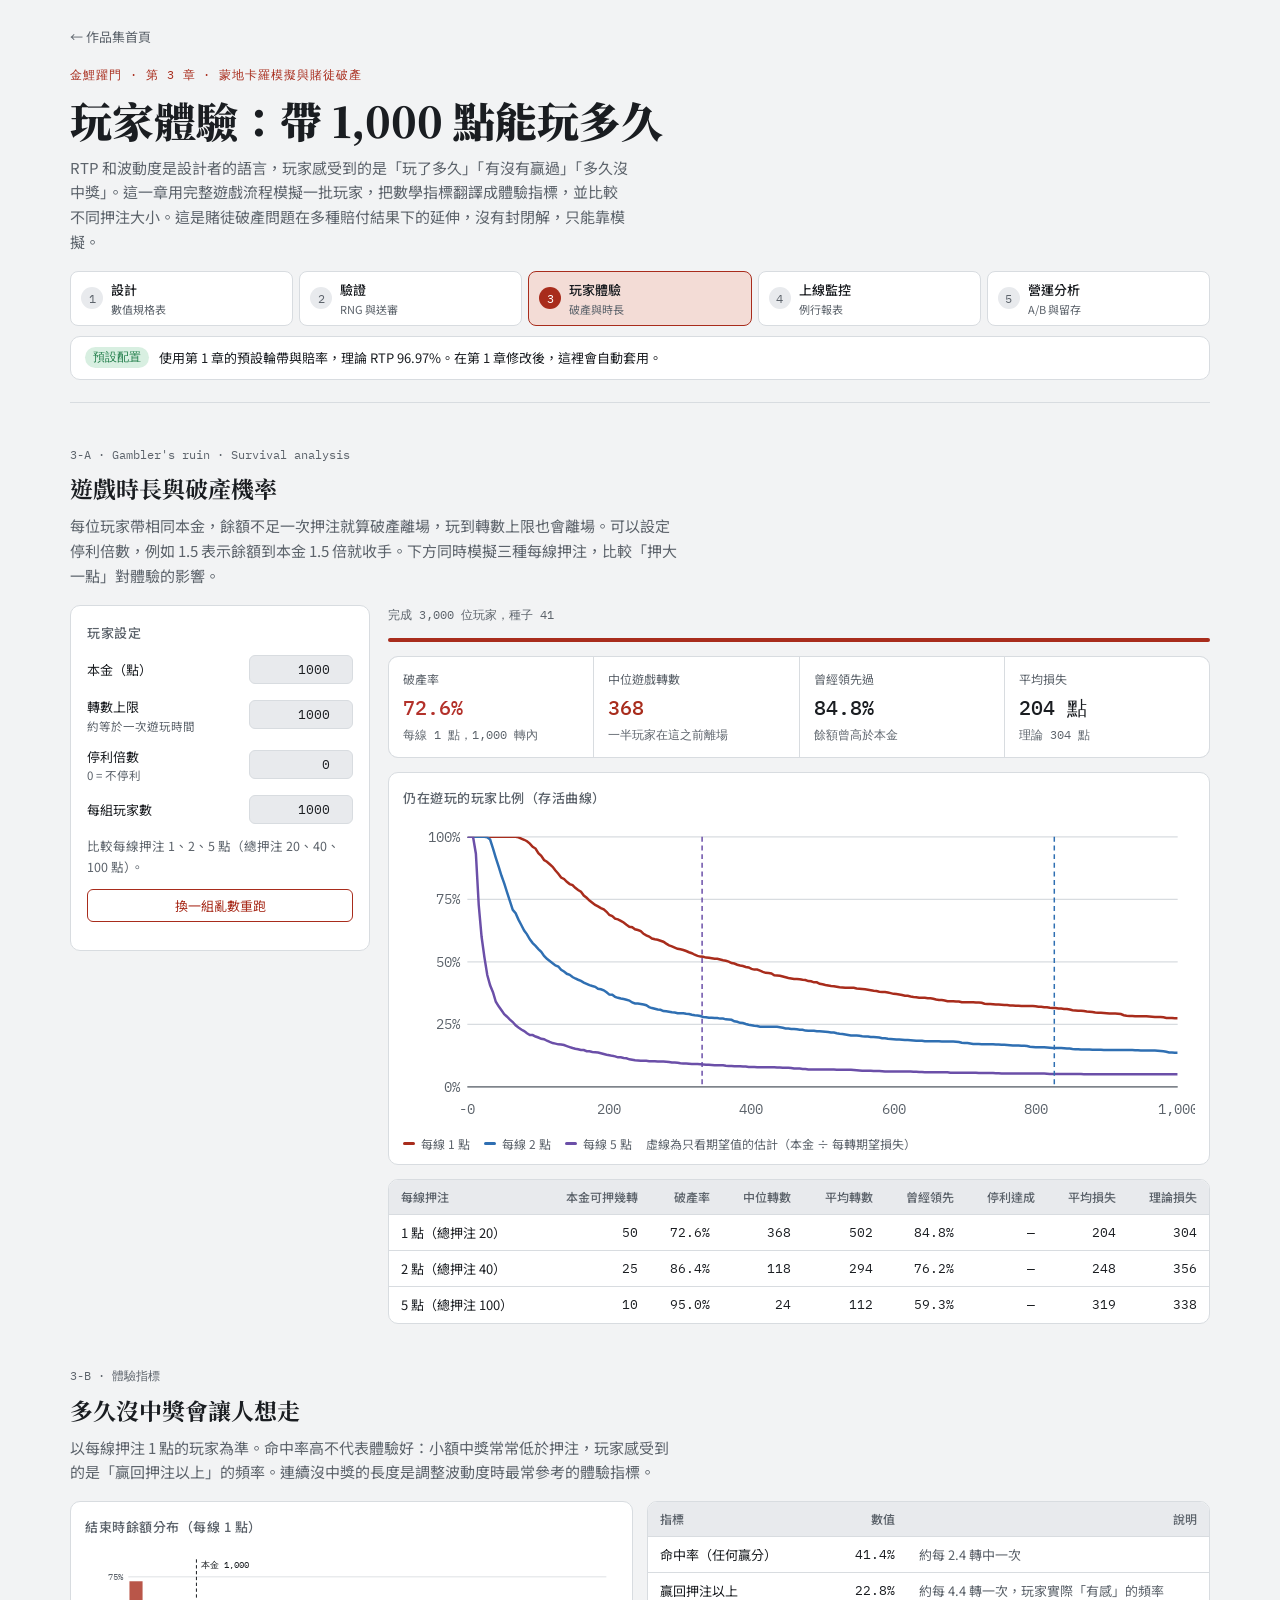
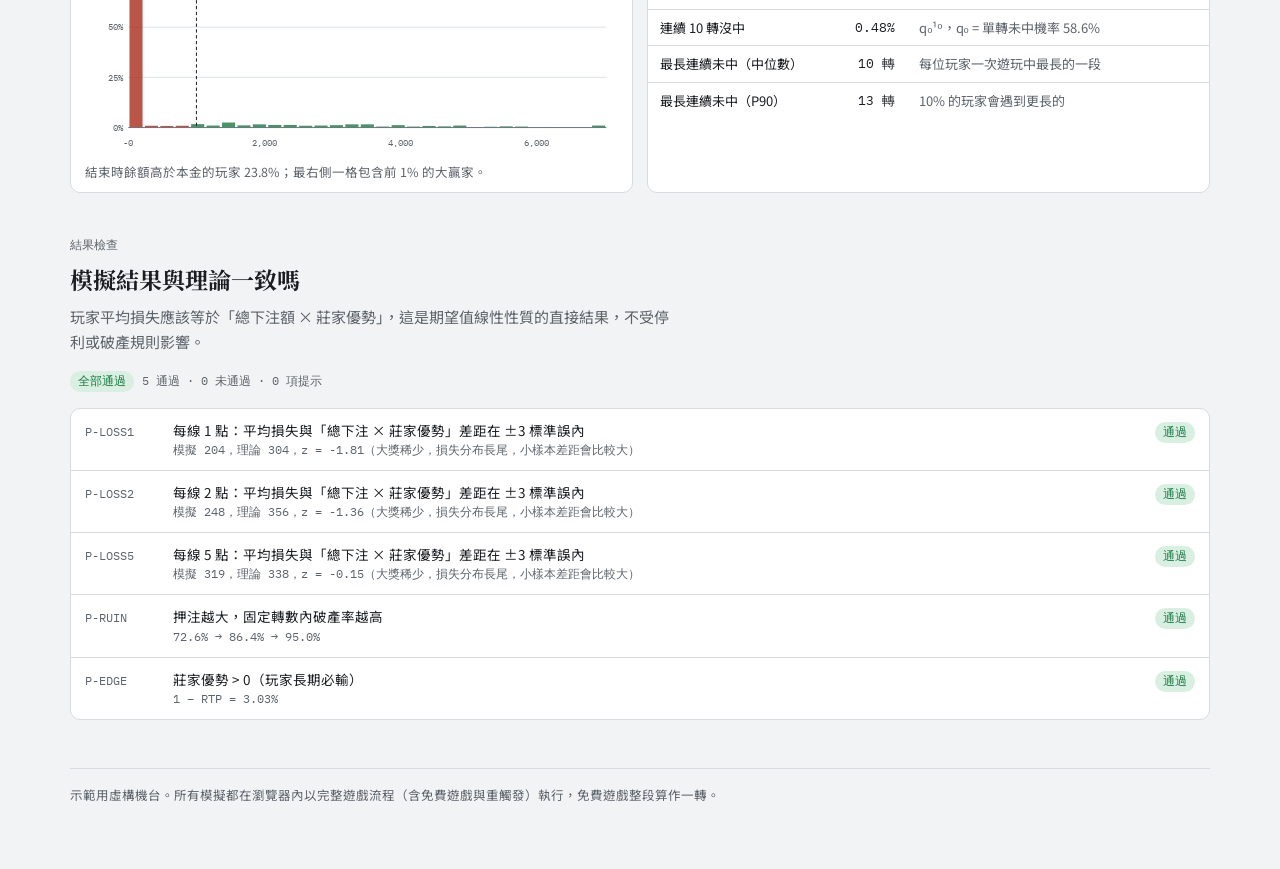
<file: slot-player.html>
<!doctype html>
<html lang="zh-Hant">
<head>
<meta charset="utf-8">
<meta name="viewport" content="width=device-width, initial-scale=1">
<title>金鯉躍門・玩家體驗</title>
<link rel="preconnect" href="https://fonts.googleapis.com">
<link rel="preconnect" href="https://fonts.gstatic.com" crossorigin>
<link rel="stylesheet" href="https://fonts.googleapis.com/css2?family=IBM+Plex+Mono:wght@400;500&family=Noto+Sans+TC:wght@400;500;700&family=Noto+Serif+TC:wght@700;900&display=swap">
<link rel="stylesheet" href="assets/site.css">
<style>
:root{--accent:#A82C1C;--accent-soft:#F3DCD6}
@media (prefers-color-scheme: dark){:root:not([data-theme="light"]){--accent:#E2654F;--accent-soft:#3B1C16}}
:root[data-theme="dark"]{--accent:#E2654F;--accent-soft:#3B1C16}
</style>
</head>
<body>
<div class="wrap">
<a class="back" href="index.html">← 作品集首頁</a>
<header class="top">
  <div class="eyebrow">金鯉躍門 · 第 3 章 · 蒙地卡羅模擬與賭徒破產</div>
  <h1>玩家體驗：帶 1,000 點能玩多久</h1>
  <p class="lede">RTP 和波動度是設計者的語言，玩家感受到的是「玩了多久」「有沒有贏過」「多久沒中獎」。這一章用完整遊戲流程模擬一批玩家，把數學指標翻譯成體驗指標，並比較不同押注大小。這是賭徒破產問題在多種賠付結果下的延伸，沒有封閉解，只能靠模擬。</p>
  <nav class="chapters" id="chapters" aria-label="金鯉躍門章節"></nav>
  <div class="cfg-banner" id="cfg"></div>
</header>

<section id="session">
  <div class="sec-head">
    <span class="spec">3-A · Gambler's ruin · Survival analysis</span>
    <h2>遊戲時長與破產機率</h2>
    <p>每位玩家帶相同本金，餘額不足一次押注就算破產離場，玩到轉數上限也會離場。可以設定停利倍數，例如 1.5 表示餘額到本金 1.5 倍就收手。下方同時模擬三種每線押注，比較「押大一點」對體驗的影響。</p>
  </div>
  <div class="layout">
    <div class="panel">
      <h3>玩家設定</h3>
      <div class="field"><label for="pl-b">本金（點）</label><input type="number" id="pl-b" value="1000" min="20" max="100000" step="100"></div>
      <div class="field"><label for="pl-cap">轉數上限<small>約等於一次遊玩時間</small></label><input type="number" id="pl-cap" value="1000" min="50" max="5000" step="50"></div>
      <div class="field"><label for="pl-stop">停利倍數<small>0 = 不停利</small></label><input type="number" id="pl-stop" value="0" min="0" max="20" step="0.5"></div>
      <div class="field"><label for="pl-m">每組玩家數</label><input type="number" id="pl-m" value="1000" min="100" max="5000" step="100"></div>
      <p class="note">比較每線押注 1、2、5 點（總押注 20、40、100 點）。</p>
      <button class="btn" id="pl-seed" type="button">換一組亂數重跑</button>
      <div class="errors" id="pl-err" role="alert"></div>
    </div>
    <div class="results">
      <div class="row"><span class="spec" id="pl-status">準備中…</span></div>
      <div class="progress"><i id="pl-bar"></i></div>
      <div class="stats" id="pl-stats"></div>
      <div class="box">
        <div class="cap"><h3>仍在遊玩的玩家比例（存活曲線）</h3></div>
        <div id="pl-surv"></div>
        <div class="legend"><span><i style="background:var(--accent)"></i>每線 1 點</span><span><i style="background:var(--c1)"></i>每線 2 點</span><span><i style="background:var(--c3)"></i>每線 5 點</span><span>虛線為只看期望值的估計（本金 ÷ 每轉期望損失）</span></div>
      </div>
      <div class="tbl-wrap">
        <table aria-label="押注大小比較"><thead><tr><th>每線押注</th><th>本金可押幾轉</th><th>破產率</th><th>中位轉數</th><th>平均轉數</th><th>曾經領先</th><th>停利達成</th><th>平均損失</th><th>理論損失</th></tr></thead><tbody id="pl-tbl"></tbody></table>
      </div>
    </div>
  </div>
</section>

<section id="feel">
  <div class="sec-head">
    <span class="spec">3-B · 體驗指標</span>
    <h2>多久沒中獎會讓人想走</h2>
    <p>以每線押注 1 點的玩家為準。命中率高不代表體驗好：小額中獎常常低於押注，玩家感受到的是「贏回押注以上」的頻率。連續沒中獎的長度是調整波動度時最常參考的體驗指標。</p>
  </div>
  <div class="two">
    <div class="box">
      <div class="cap"><h3>結束時餘額分布（每線 1 點）</h3></div>
      <div id="pl-final"></div>
      <div class="note" id="pl-final-note"></div>
    </div>
    <div class="tbl-wrap">
      <table aria-label="連續未中獎"><thead><tr><th>指標</th><th>數值</th><th>說明</th></tr></thead><tbody id="pl-feel"></tbody></table>
    </div>
  </div>
</section>

<section id="qa">
  <div class="sec-head"><span class="spec">結果檢查</span><h2>模擬結果與理論一致嗎</h2>
    <p>玩家平均損失應該等於「總下注額 × 莊家優勢」，這是期望值線性性質的直接結果，不受停利或破產規則影響。</p></div>
  <div class="row" id="qa-sum"></div>
  <div class="qa" id="qa-list"></div>
</section>

<footer>示範用虛構機台。所有模擬都在瀏覽器內以完整遊戲流程（含免費遊戲與重觸發）執行，免費遊戲整段算作一轉。</footer>
</div>

<script src="assets/lib.js"></script>
<script src="assets/slot-engine.js"></script>
<script>
(function(){
const {$,num,pct}=PF;
let ST,A,M,tok=null,seed=41;const QA={};
SLOT.nav($('chapters'),'slot-player.html');
function init(){ST=SLOT.load();A=SLOT.banner($('cfg'),ST,init);M=SLOT.machine(ST.cfg);run();}
const BETS=[1,2,5],COLS=['var(--accent)','var(--c1)','var(--c3)'];
function run(){
  if(tok)tok.cancel=true;
  const B=+$('pl-b').value,cap=Math.round(+$('pl-cap').value),stop=+$('pl-stop').value,Mn=Math.round(+$('pl-m').value);
  const bad=[],msg=[];
  if(!(B>=20&&B<=100000)){bad.push('pl-b');msg.push('本金需介於 20 到 100,000 點。');}
  if(!(cap>=50&&cap<=5000)){bad.push('pl-cap');msg.push('轉數上限需介於 50 到 5,000。');}
  if(!(stop===0||(stop>1&&stop<=20))){bad.push('pl-stop');msg.push('停利倍數需為 0（不停利）或介於 1 到 20 之間。');}
  if(!(Mn>=100&&Mn<=5000)){bad.push('pl-m');msg.push('玩家數需介於 100 到 5,000。');}
  PF.invalid(['pl-b','pl-cap','pl-stop','pl-m'],bad);$('pl-err').innerHTML=msg.map(m=>`<div>${m}</div>`).join('');
  if(bad.length){QA.pl=null;renderQA();return;}
  const r=PF.rng(seed),res=BETS.map(()=>({alive:new Float64Array(cap+1),spins:[],finals:[],lead:0,ruin:0,stopped:0,wager:0,loss:0,streaks:[],big:0,hits:0,n:0,d:[]}));
  const total=BETS.length*Mn;
  tok=SLOT.chunked(total,40,i=>{
    const bi=Math.floor(i/Mn),lb=BETS[bi],bet=SLOT.BET*lb,o=res[bi];
    let c=B,t=0,peak=B,streak=0,maxStreak=0,wg=0;
    while(c>=bet&&t<cap&&!(stop>0&&c>=B*stop)){const g=M.play(r);const w=g.win*lb;c+=w-bet;t++;o.wager+=bet;wg+=bet;o.n++;
      if(w>0){o.hits++;if(w>=bet)o.big++;streak=0;}else{streak++;if(streak>maxStreak)maxStreak=streak;}
      if(c>peak)peak=c;}
    for(let k=0;k<=t;k++)o.alive[k]++;
    if(c<bet)o.ruin++;else if(stop>0&&c>=B*stop)o.stopped++;
    if(peak>B)o.lead++;o.spins.push(t);o.finals.push(c);o.loss+=B-c;o.streaks.push(maxStreak);o.d.push(B-c-wg*(1-A.total));
  },p=>{$('pl-bar').style.width=(p*100).toFixed(1)+'%';$('pl-status').textContent=`模擬中 ${num(p*total)} / ${num(total)} 位玩家…`;},
  ()=>{$('pl-status').textContent=`完成 ${num(total)} 位玩家，種子 ${seed}`;render(res,B,cap,stop,Mn);});
}
const med=a=>{const s=a.slice().sort((x,y)=>x-y);return s[Math.floor(s.length/2)];};
const qtl=(a,q)=>{const s=a.slice().sort((x,y)=>x-y);return s[Math.min(s.length-1,Math.floor(s.length*q))];};
function render(res,B,cap,stop,Mn){
  const edge=1-A.total;
  const rows=res.map((o,i)=>{const lb=BETS[i],bet=SLOT.BET*lb,avgSp=o.spins.reduce((a,b)=>a+b,0)/Mn;
    const dm=o.d.reduce((a,b)=>a+b,0)/Mn,ds=Math.sqrt(o.d.reduce((a,b)=>a+(b-dm)**2,0)/(Mn-1)),z=dm/(ds/Math.sqrt(Mn));
    return{z,lb,bet,can:Math.floor(B/bet),ruin:o.ruin/Mn,med:med(o.spins),avg:avgSp,lead:o.lead/Mn,stop:o.stopped/Mn,loss:o.loss/Mn,theo:o.wager/Mn*edge,wager:o.wager};});
  const o=res[0],r0=rows[0];
  QA.pl={rows,Mn,edge};
  PF.tiles($('pl-stats'),[
    ['破產率',pct(r0.ruin,1),'每線 1 點，'+num(cap)+' 轉內','alert'],
    ['中位遊戲轉數',num(r0.med),'一半玩家在這之前離場','hl'],
    ['曾經領先過',pct(r0.lead,1),'餘額曾高於本金'],
    ['平均損失',num(r0.loss,0)+' 點','理論 '+num(r0.theo,0)+' 點']]);
  const ser=res.map((x,i)=>{const pts=[];const step=Math.max(1,Math.floor(cap/250));for(let k=0;k<=cap;k+=step)pts.push([k,x.alive[k]/Mn]);pts.push([cap,x.alive[cap]/Mn]);return{kind:'line',pts,stroke:COLS[i],sw:2};});
  const vm=rows.map((x,i)=>({x:B/(x.bet*edge),color:COLS[i]})).filter(v=>v.x<=cap&&edge>0);
  PF.chart($('pl-surv'),{label:'玩家存活曲線',x0:0,x1:cap,y0:0,y1:1,yStep:0.25,yFmt:v=>Math.round(v*100)+'%',series:ser,vmarks:vm});
  $('pl-tbl').innerHTML=rows.map(x=>`<tr><td>${x.lb} 點（總押注 ${x.bet}）</td><td class="mono">${num(x.can)}</td><td class="mono">${pct(x.ruin,1)}</td><td class="mono">${num(x.med)}</td><td class="mono">${num(x.avg,0)}</td><td class="mono">${pct(x.lead,1)}</td><td class="mono">${stop>0?pct(x.stop,1):'—'}</td><td class="mono">${num(x.loss,0)}</td><td class="mono">${num(x.theo,0)}</td></tr>`).join('');
  // 結束餘額
  const f=o.finals,hi=qtl(f,0.99),bins=30,bw=Math.max(1,hi/bins),c=new Array(bins+1).fill(0);f.forEach(v=>c[Math.min(bins,Math.floor(v/bw))]++);
  const pts=c.map((v,i)=>[(i+0.5)*bw,v/Mn]);
  PF.chart($('pl-final'),{label:'結束餘額分布',x0:0,x1:(bins+1)*bw,y0:0,y1:Math.max(...pts.map(p=>p[1]))*1.15,yFmt:v=>Math.round(v*100)+'%',xFmt:v=>num(v),
    series:[{kind:'bar',pts,color:(x)=>x>=B?'var(--ok)':'var(--accent)',op:0.8,width:bw*0.85}],vmarks:[{x:B,color:'var(--ink)',label:'本金 '+num(B)}]});
  const win=f.filter(v=>v>B).length/Mn;$('pl-final-note').textContent=`結束時餘額高於本金的玩家 ${pct(win,1)}；最右側一格包含前 1% 的大贏家。`;
  const hit=o.hits/o.n,big=o.big/o.n,q0=1-hit;
  $('pl-feel').innerHTML=[
    ['命中率（任何贏分）',pct(hit,1),'約每 '+num(1/hit,1)+' 轉中一次'],
    ['贏回押注以上',pct(big,1),'約每 '+num(1/big,1)+' 轉一次，玩家實際「有感」的頻率'],
    ['連續 10 轉沒中',pct(Math.pow(q0,10),2),'q₀¹⁰，q₀ = 單轉未中機率 '+pct(q0,1)],
    ['最長連續未中（中位數）',num(med(o.streaks))+' 轉','每位玩家一次遊玩中最長的一段'],
    ['最長連續未中（P90）',num(qtl(o.streaks,0.9))+' 轉','10% 的玩家會遇到更長的'],
  ].map(([a,b,d])=>`<tr><td>${a}</td><td class="mono">${b}</td><td style="white-space:normal;text-align:left" class="muted">${d}</td></tr>`).join('');
  renderQA();
}
function renderQA(){
  const rows=[];
  if(QA.pl){const p=QA.pl;
    p.rows.forEach(x=>{rows.push(['P-LOSS'+x.lb,`每線 ${x.lb} 點：平均損失與「總下注 × 莊家優勢」差距在 ±3 標準誤內`,`模擬 ${num(x.loss,0)}，理論 ${num(x.theo,0)}，z = ${x.z.toFixed(2)}（大獎稀少，損失分布長尾，小樣本差距會比較大）`,Math.abs(x.z)<=3?'ok':'bad']);});
    const mono=p.rows.every((x,i)=>i===0||x.ruin>=p.rows[i-1].ruin-0.02);
    rows.push(['P-RUIN','押注越大，固定轉數內破產率越高',p.rows.map(x=>pct(x.ruin,1)).join(' → '),mono?'ok':'info']);
    rows.push(['P-EDGE','莊家優勢 > 0（玩家長期必輸）','1 − RTP = '+pct(p.edge,2),p.edge>0?'ok':'bad']);}
  PF.checks($('qa-list'),$('qa-sum'),rows);
}
const d=PF.debounce(run,400);['pl-b','pl-cap','pl-stop','pl-m'].forEach(id=>$(id).addEventListener('input',d));
$('pl-seed').addEventListener('click',()=>{seed++;run();});
init();
})();
</script>
</body>
</html>
</file>
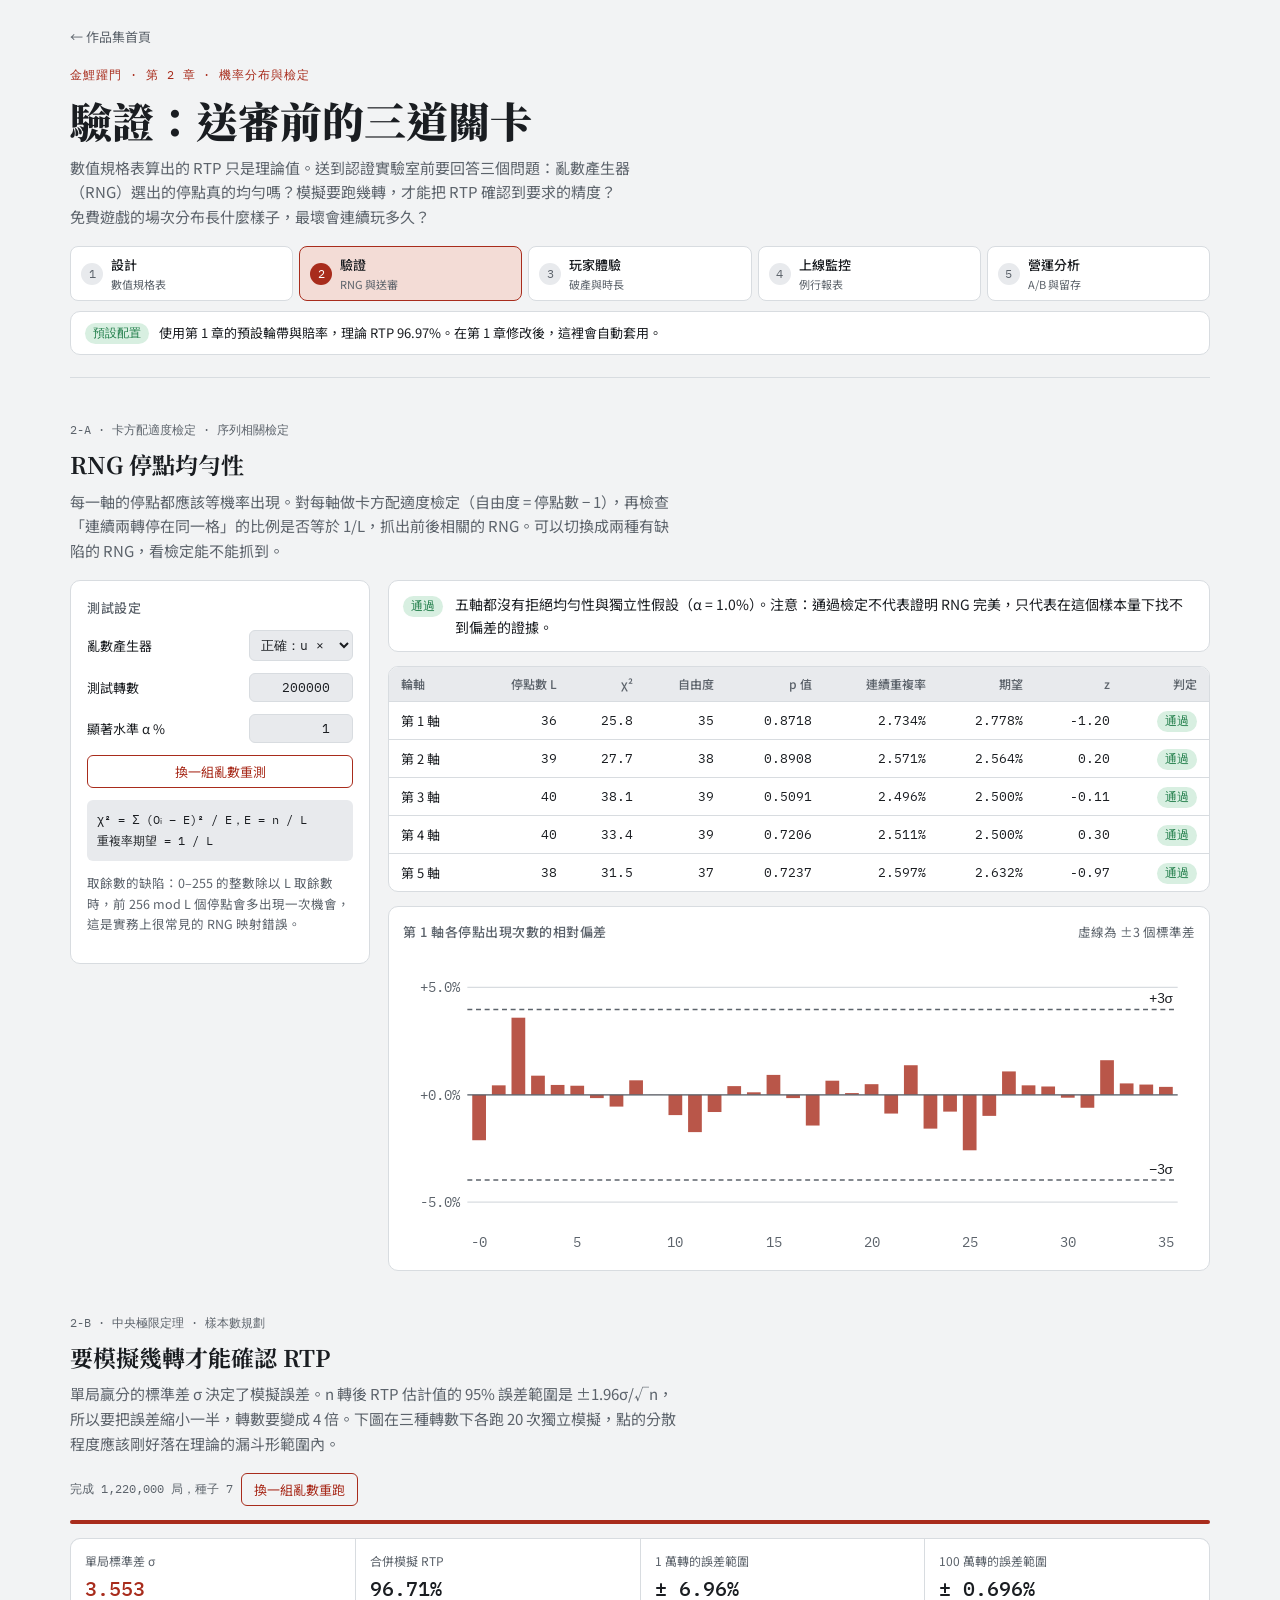
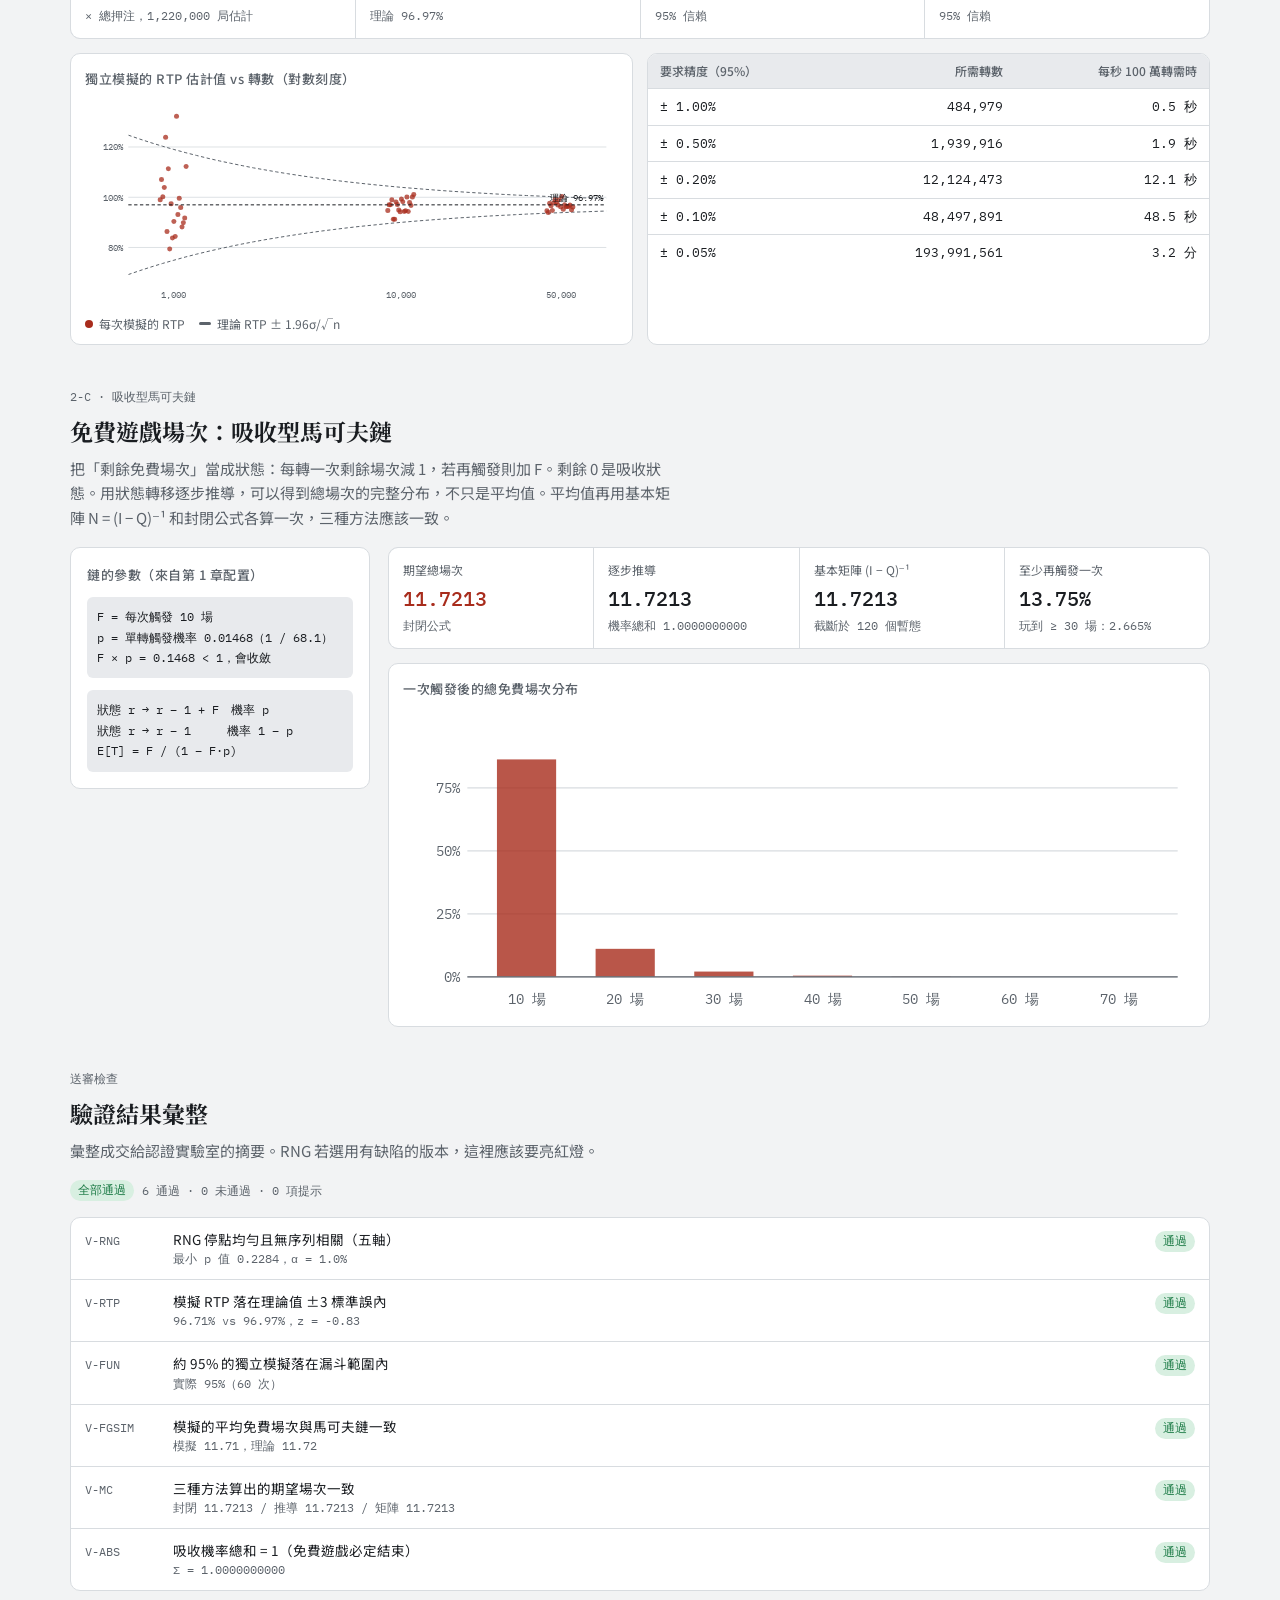
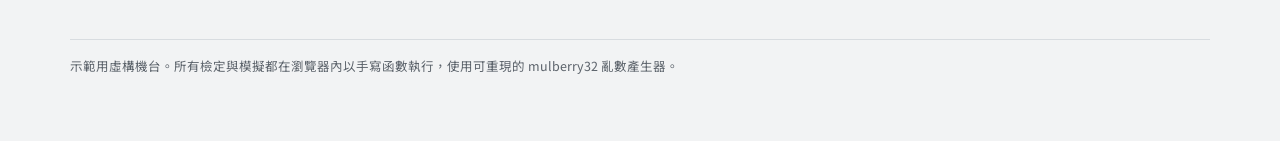
<file: slot-verify.html>
<!doctype html>
<html lang="zh-Hant">
<head>
<meta charset="utf-8">
<meta name="viewport" content="width=device-width, initial-scale=1">
<title>金鯉躍門・驗證</title>
<link rel="preconnect" href="https://fonts.googleapis.com">
<link rel="preconnect" href="https://fonts.gstatic.com" crossorigin>
<link rel="stylesheet" href="https://fonts.googleapis.com/css2?family=IBM+Plex+Mono:wght@400;500&family=Noto+Sans+TC:wght@400;500;700&family=Noto+Serif+TC:wght@700;900&display=swap">
<link rel="stylesheet" href="assets/site.css">
<style>
:root{--accent:#A82C1C;--accent-soft:#F3DCD6}
@media (prefers-color-scheme: dark){:root:not([data-theme="light"]){--accent:#E2654F;--accent-soft:#3B1C16}}
:root[data-theme="dark"]{--accent:#E2654F;--accent-soft:#3B1C16}
</style>
</head>
<body>
<div class="wrap">
<a class="back" href="index.html">← 作品集首頁</a>
<header class="top">
  <div class="eyebrow">金鯉躍門 · 第 2 章 · 機率分布與檢定</div>
  <h1>驗證：送審前的三道關卡</h1>
  <p class="lede">數值規格表算出的 RTP 只是理論值。送到認證實驗室前要回答三個問題：亂數產生器（RNG）選出的停點真的均勻嗎？模擬要跑幾轉，才能把 RTP 確認到要求的精度？免費遊戲的場次分布長什麼樣子，最壞會連續玩多久？</p>
  <nav class="chapters" id="chapters" aria-label="金鯉躍門章節"></nav>
  <div class="cfg-banner" id="cfg"></div>
</header>

<section id="rng">
  <div class="sec-head">
    <span class="spec">2-A · 卡方配適度檢定 · 序列相關檢定</span>
    <h2>RNG 停點均勻性</h2>
    <p>每一軸的停點都應該等機率出現。對每軸做卡方配適度檢定（自由度 = 停點數 − 1），再檢查「連續兩轉停在同一格」的比例是否等於 1/L，抓出前後相關的 RNG。可以切換成兩種有缺陷的 RNG，看檢定能不能抓到。</p>
  </div>
  <div class="layout">
    <div class="panel">
      <h3>測試設定</h3>
      <div class="field"><label for="rv-rng">亂數產生器</label>
        <select id="rv-rng"><option value="good">正確：u × L 取整</option><option value="mod">缺陷：8 位元整數取餘數</option><option value="corr">缺陷：5% 機率重複上一格</option></select></div>
      <div class="field"><label for="rv-n">測試轉數</label><input type="number" id="rv-n" value="200000" min="10000" max="2000000" step="50000"></div>
      <div class="field"><label for="rv-a">顯著水準 α %</label><input type="number" id="rv-a" value="1" min="0.1" max="10" step="0.5"></div>
      <button class="btn" id="rv-seed" type="button">換一組亂數重測</button>
      <div class="formula">χ² = Σ (Oᵢ − E)² / E，E = n / L<br>重複率期望 = 1 / L</div>
      <p class="note">取餘數的缺陷：0–255 的整數除以 L 取餘數時，前 256 mod L 個停點會多出現一次機會，這是實務上很常見的 RNG 映射錯誤。</p>
      <div class="errors" id="rv-err" role="alert"></div>
    </div>
    <div class="results">
      <div class="verdict" id="rv-verdict"></div>
      <div class="tbl-wrap">
        <table aria-label="各軸檢定結果"><thead><tr><th>輪軸</th><th>停點數 L</th><th>χ²</th><th>自由度</th><th>p 值</th><th>連續重複率</th><th>期望</th><th>z</th><th>判定</th></tr></thead><tbody id="rv-tbl"></tbody></table>
      </div>
      <div class="box">
        <div class="cap"><h3>第 1 軸各停點出現次數的相對偏差</h3><span class="note">虛線為 ±3 個標準差</span></div>
        <div id="rv-chart"></div>
      </div>
    </div>
  </div>
</section>

<section id="conv">
  <div class="sec-head">
    <span class="spec">2-B · 中央極限定理 · 樣本數規劃</span>
    <h2>要模擬幾轉才能確認 RTP</h2>
    <p>單局贏分的標準差 σ 決定了模擬誤差。n 轉後 RTP 估計值的 95% 誤差範圍是 ±1.96σ/√n，所以要把誤差縮小一半，轉數要變成 4 倍。下圖在三種轉數下各跑 20 次獨立模擬，點的分散程度應該剛好落在理論的漏斗形範圍內。</p>
  </div>
  <div class="results">
    <div class="row"><span class="spec" id="cv-status">準備中…</span><button class="btn" id="cv-seed" type="button">換一組亂數重跑</button></div>
    <div class="progress"><i id="cv-bar"></i></div>
    <div class="stats" id="cv-stats"></div>
    <div class="two">
      <div class="box">
        <div class="cap"><h3>獨立模擬的 RTP 估計值 vs 轉數（對數刻度）</h3></div>
        <div id="cv-chart"></div>
        <div class="legend"><span><i class="dot" style="background:var(--accent)"></i>每次模擬的 RTP</span><span><i style="background:var(--muted)"></i>理論 RTP ± 1.96σ/√n</span></div>
      </div>
      <div class="tbl-wrap">
        <table aria-label="所需轉數"><thead><tr><th>要求精度（95%）</th><th>所需轉數</th><th>每秒 100 萬轉需時</th></tr></thead><tbody id="cv-tbl"></tbody></table>
      </div>
    </div>
  </div>
</section>

<section id="fg">
  <div class="sec-head">
    <span class="spec">2-C · 吸收型馬可夫鏈</span>
    <h2>免費遊戲場次：吸收型馬可夫鏈</h2>
    <p>把「剩餘免費場次」當成狀態：每轉一次剩餘場次減 1，若再觸發則加 F。剩餘 0 是吸收狀態。用狀態轉移逐步推導，可以得到總場次的完整分布，不只是平均值。平均值再用基本矩陣 N = (I − Q)⁻¹ 和封閉公式各算一次，三種方法應該一致。</p>
  </div>
  <div class="layout">
    <div class="panel">
      <h3>鏈的參數（來自第 1 章配置）</h3>
      <div class="formula" id="fg-param"></div>
      <div class="formula">狀態 r → r − 1 + F　機率 p<br>狀態 r → r − 1　　　機率 1 − p<br>E[T] = F / (1 − F·p)</div>
    </div>
    <div class="results">
      <div class="stats" id="fg-stats"></div>
      <div class="box">
        <div class="cap"><h3>一次觸發後的總免費場次分布</h3></div>
        <div id="fg-chart"></div>
      </div>
    </div>
  </div>
</section>

<section id="qa">
  <div class="sec-head"><span class="spec">送審檢查</span><h2>驗證結果彙整</h2>
    <p>彙整成交給認證實驗室的摘要。RNG 若選用有缺陷的版本，這裡應該要亮紅燈。</p></div>
  <div class="row" id="qa-sum"></div>
  <div class="qa" id="qa-list"></div>
</section>

<footer>示範用虛構機台。所有檢定與模擬都在瀏覽器內以手寫函數執行，使用可重現的 mulberry32 亂數產生器。</footer>
</div>

<script src="assets/lib.js"></script>
<script src="assets/slot-engine.js"></script>
<script>
(function(){
const {$,num,pct,fmtP}=PF;
const QA={};let ST,A,M;
SLOT.nav($('chapters'),'slot-verify.html');
function init(){ST=SLOT.load();A=SLOT.banner($('cfg'),ST,init);M=SLOT.machine(ST.cfg);runRNG();runConv();runFG();}

/* ---------- 2-A RNG ---------- */
let rvSeed=101;
function runRNG(){
  const kind=$('rv-rng').value,n=Math.round(+$('rv-n').value),alpha=+$('rv-a').value/100;
  const bad=[],msg=[];
  if(!(n>=10000&&n<=2000000)){bad.push('rv-n');msg.push('測試轉數需介於 10,000 到 2,000,000。');}
  if(!(alpha>=0.001&&alpha<=0.1)){bad.push('rv-a');msg.push('α 需介於 0.1% 到 10%。');}
  PF.invalid(['rv-n','rv-a'],bad);$('rv-err').innerHTML=msg.map(m=>`<div>${m}</div>`).join('');
  if(bad.length){QA.rng=null;renderQA();return;}
  const L=ST.cfg.L,r=PF.rng(rvSeed),rows=[];let anyFail=false,firstCounts=null;
  for(let reel=0;reel<5;reel++){
    const l=L[reel],cnt=new Array(l).fill(0);let prev=-1,rep=0;
    for(let i=0;i<n;i++){let s;
      if(kind==='mod')s=Math.floor(r()*256)%l;
      else if(kind==='corr'&&prev>=0&&r()<0.05)s=prev;
      else s=Math.floor(r()*l);
      cnt[s]++;if(s===prev)rep++;prev=s;}
    const e=n/l;let chi=0;cnt.forEach(o=>chi+=(o-e)**2/e);
    const p=PF.chi2Sf(chi,l-1),rr=rep/(n-1),re=1/l,z=(rr-re)/Math.sqrt(re*(1-re)/(n-1)),pz=2*(1-PF.normCdf(Math.abs(z)));
    const ok=p>=alpha&&pz>=alpha;if(!ok)anyFail=true;
    rows.push({reel,l,chi,p,rr,re,z,pz,ok});if(reel===0)firstCounts={cnt,e,l};
  }
  QA.rng={rows,anyFail,kind,alpha};
  $('rv-verdict').innerHTML=anyFail?`<span class="pill bad">未通過</span><span>至少一軸在 α = ${pct(alpha,1)} 下拒絕「停點均勻且彼此獨立」的假設。這個 RNG 不能送審。</span>`
    :`<span class="pill ok">通過</span><span>五軸都沒有拒絕均勻性與獨立性假設（α = ${pct(alpha,1)}）。注意：通過檢定不代表證明 RNG 完美，只代表在這個樣本量下找不到偏差的證據。</span>`;
  $('rv-tbl').innerHTML=rows.map(x=>`<tr><td>第 ${x.reel+1} 軸</td><td class="mono">${x.l}</td><td class="mono">${x.chi.toFixed(1)}</td><td class="mono">${x.l-1}</td><td class="mono">${fmtP(x.p)}</td><td class="mono">${pct(x.rr,3)}</td><td class="mono">${pct(x.re,3)}</td><td class="mono">${x.z.toFixed(2)}</td><td><span class="pill ${x.ok?'ok':'bad'}">${x.ok?'通過':'未通過'}</span></td></tr>`).join('');
  const {cnt,e,l}=firstCounts,sd=Math.sqrt(e*(1-1/l))/e;
  const pts=cnt.map((o,i)=>[i,o/e-1]);const ym=Math.max(4*sd,...pts.map(p=>Math.abs(p[1])))*1.1;
  PF.chart($('rv-chart'),{label:'第 1 軸停點偏差',x0:-0.6,x1:l-0.4,y0:-ym,y1:ym,yFmt:v=>(v>=0?'+':'')+(v*100).toFixed(1)+'%',xStep:5,
    series:[{kind:'bar',pts,color:(x,y)=>Math.abs(y)>3*sd?'var(--bad)':'var(--accent)',op:0.8,width:0.7}],
    hmarks:[{y:3*sd,color:'var(--muted)',label:'+3σ'},{y:-3*sd,color:'var(--muted)',label:'−3σ'}]});
  renderQA();
}

/* ---------- 2-B 收斂 ---------- */
let cvSeed=7,cvTok=null;
function runConv(){
  if(cvTok)cvTok.cancel=true;
  const sizes=[1000,10000,50000],reps=20,jobs=[];sizes.forEach(n=>{for(let k=0;k<reps;k++)jobs.push(n);});
  const total=jobs.reduce((a,b)=>a+b,0),r=PF.rng(cvSeed);
  let sum=0,sum2=0,cnt=0,trig=0,fgs=0;const est=[];let ji=0,jn=0,jsum=0;
  cvTok=SLOT.chunked(total,40000,()=>{const g=M.play(r),m=g.win/SLOT.BET;sum+=m;sum2+=m*m;cnt++;trig+=g.trig?1:0;fgs+=g.fgSpins;jsum+=m;jn++;
      if(jn===jobs[ji]){est.push([jobs[ji],jsum/jn]);ji++;jn=0;jsum=0;}},
    p=>{$('cv-bar').style.width=(p*100).toFixed(1)+'%';$('cv-status').textContent=`模擬中 ${num(p*total)} / ${num(total)} 局…`;},
    ()=>{
      const mean=sum/cnt,sd=Math.sqrt(sum2/cnt-mean*mean);QA.cv={sd,mean,cnt,est,fgMean:trig?fgs/trig:0,trig};
      $('cv-status').textContent=`完成 ${num(cnt)} 局，種子 ${cvSeed}`;
      PF.tiles($('cv-stats'),[['單局標準差 σ',sd.toFixed(3),'× 總押注，'+num(cnt)+' 局估計','hl'],['合併模擬 RTP',pct(mean,2),'理論 '+pct(A.total,2)],
        ['1 萬轉的誤差範圍','± '+pct(1.96*sd/Math.sqrt(1e4),2),'95% 信賴'],['100 萬轉的誤差範圍','± '+pct(1.96*sd/Math.sqrt(1e6),3),'95% 信賴']]);
      const band=[],lo=[];for(let l=2.8;l<=4.9;l+=0.05){const h=1.96*sd/Math.sqrt(Math.pow(10,l));band.push([l,A.total+h]);lo.push([l,A.total-h]);}
      const pts=est.map(([n,v],i)=>[Math.log10(n)+((i%reps)-reps/2)*0.006,v]);
      const ys=[...pts.map(p=>p[1]),...lo.map(p=>p[1]),...band.map(p=>p[1])];
      PF.chart($('cv-chart'),{label:'模擬收斂漏斗',x0:2.8,x1:4.9,y0:Math.min(...ys)-0.02,y1:Math.max(...ys)+0.02,yFmt:v=>Math.round(v*100)+'%',
        xTicks:[{v:3,l:'1,000'},{v:4,l:'10,000'},{v:Math.log10(50000),l:'50,000'}],
        series:[{kind:'line',pts:band,stroke:'var(--muted)',dash:'4 3',sw:1.2},{kind:'line',pts:lo,stroke:'var(--muted)',dash:'4 3',sw:1.2},{kind:'dots',pts,color:'var(--accent)',r:3,op:0.75}],
        hmarks:[{y:A.total,color:'var(--ink)',label:'理論 '+pct(A.total,2)}]});
      $('cv-tbl').innerHTML=[0.01,0.005,0.002,0.001,0.0005].map(eps=>{const N=Math.ceil((1.96*sd/eps)**2),sec=N/1e6;
        return `<tr><td class="mono">± ${pct(eps,2)}</td><td class="mono">${num(N)}</td><td class="mono">${sec<60?num(sec,1)+' 秒':sec<3600?num(sec/60,1)+' 分':num(sec/3600,1)+' 小時'}</td></tr>`;}).join('');
      runFG();renderQA();
    });
}

/* ---------- 2-C 吸收型馬可夫鏈 ---------- */
function runFG(){
  const F=ST.cfg.fs,p=A.pt;
  $('fg-param').innerHTML=`F = 每次觸發 ${F} 場<br>p = 單轉觸發機率 ${p.toFixed(5)}（1 / ${num(1/p,1)}）<br>F × p = ${(F*p).toFixed(4)}${F*p<1?' &lt; 1，會收斂':' ≥ 1，不會收斂'}`;
  if(F*p>=1){QA.fg=null;$('fg-stats').innerHTML='';$('fg-chart').innerHTML='<p class="note">F × p ≥ 1，免費遊戲期望場次為無限大，請回第 1 章調整。</p>';renderQA();return;}
  // 逐步推導：dist[r] 為剩餘 r 場的機率
  const cap=F*40;let dist=new Float64Array(cap+F+1);dist[F]=1;const absorb=[];let mass=0;
  for(let t=1;t<=cap&&mass<1-1e-12;t++){const nd=new Float64Array(cap+F+1);
    for(let r=1;r<=cap;r++){const v=dist[r];if(!v)continue;nd[r-1]+=v*(1-p);nd[Math.min(cap,r-1+F)]+=v*p;}
    absorb[t]=nd[0];mass+=nd[0];nd[0]=0;dist=nd;}
  let mDP=0;absorb.forEach((v,t)=>{if(v)mDP+=t*v;});
  // 基本矩陣（截斷在 R 個暫態）
  const R=Math.min(120,F*12),Q=Array.from({length:R},()=>new Array(R).fill(0));
  for(let r=1;r<=R;r++){if(r-1>=1)Q[r-1][r-2]+=1-p;const up=Math.min(R,r-1+F);Q[r-1][up-1]+=p;}
  const IQ=Q.map((row,i)=>row.map((v,j)=>(i===j?1:0)-v)),N=PF.inv(IQ);const mN=N?N[F-1].reduce((a,b)=>a+b,0):NaN;
  const mClosed=F/(1-F*p),pRe=1-Math.pow(1-p,F);
  let p30=0;absorb.forEach((v,t)=>{if(t>=3*F)p30+=v;});
  QA.fg={mDP,mN,mClosed,mass};
  PF.tiles($('fg-stats'),[['期望總場次',mClosed.toFixed(4),'封閉公式','hl'],['逐步推導',mDP.toFixed(4),'機率總和 '+mass.toFixed(10)],['基本矩陣 (I − Q)⁻¹',isFinite(mN)?mN.toFixed(4):'—','截斷於 '+R+' 個暫態'],
    ['至少再觸發一次',pct(pRe,2),'玩到 ≥ '+3*F+' 場：'+pct(p30,3)]]);
  const pts=[];for(let k=1;k<=7;k++){const t=k*F;pts.push([k,absorb[t]||0]);}
  PF.chart($('fg-chart'),{label:'免費場次分布',x0:0.4,x1:7.6,y0:0,y1:Math.max(...pts.map(p=>p[1]))*1.15,yFmt:v=>Math.round(v*100)+'%',
    xTicks:pts.map(p=>({v:p[0],l:p[0]*F+' 場'})),
    series:[{kind:'bar',pts,color:'var(--accent)',op:0.8,width:0.6}]});
  renderQA();
}

/* ---------- 檢查 ---------- */
function renderQA(){
  const rows=[];
  if(QA.rng){const x=QA.rng;const worst=x.rows.reduce((a,b)=>Math.min(a,b.p,b.pz),1);
    rows.push(['V-RNG','RNG 停點均勻且無序列相關（五軸）',`最小 p 值 ${fmtP(worst)}，α = ${pct(x.alpha,1)}`,x.anyFail?'bad':'ok']);}
  if(QA.cv){const c=QA.cv,se=c.sd/Math.sqrt(c.cnt),z=(c.mean-A.total)/se;
    rows.push(['V-RTP','模擬 RTP 落在理論值 ±3 標準誤內',`${pct(c.mean,2)} vs ${pct(A.total,2)}，z = ${z.toFixed(2)}`,Math.abs(z)<=3?'ok':'bad']);
    const inside=c.est.filter(([n,v])=>Math.abs(v-A.total)<=1.96*c.sd/Math.sqrt(n)).length/c.est.length;
    rows.push(['V-FUN','約 95% 的獨立模擬落在漏斗範圍內',`實際 ${pct(inside,0)}（${c.est.length} 次）`,inside>=0.85?'ok':'info']);
    if(c.trig)rows.push(['V-FGSIM','模擬的平均免費場次與馬可夫鏈一致',`模擬 ${c.fgMean.toFixed(2)}，理論 ${A.E.toFixed(2)}`,Math.abs(c.fgMean-A.E)/A.E<0.05?'ok':'info']);}
  if(QA.fg){const f=QA.fg;
    rows.push(['V-MC','三種方法算出的期望場次一致',`封閉 ${f.mClosed.toFixed(4)} / 推導 ${f.mDP.toFixed(4)} / 矩陣 ${isFinite(f.mN)?f.mN.toFixed(4):'—'}`,Math.abs(f.mDP-f.mClosed)<1e-3&&Math.abs(f.mN-f.mClosed)<1e-2?'ok':'bad']);
    rows.push(['V-ABS','吸收機率總和 = 1（免費遊戲必定結束）','Σ = '+f.mass.toFixed(10),Math.abs(f.mass-1)<1e-8?'ok':'bad']);}
  PF.checks($('qa-list'),$('qa-sum'),rows);
}

const dR=PF.debounce(runRNG,300);
['rv-rng','rv-n','rv-a'].forEach(id=>$(id).addEventListener('input',dR));
$('rv-seed').addEventListener('click',()=>{rvSeed++;runRNG();});
$('cv-seed').addEventListener('click',()=>{cvSeed++;runConv();});
init();
})();
</script>
</body>
</html>
</file>
<file: assets/site.css>
/* 共用樣式：各頁以 --accent 決定主色，其餘 token 共用；版面為單欄章節，章節內「參數面板 + 結果」兩欄 */
:root{
  --bg:#F2F3F4; --surface:#FFFFFF; --sunk:#E8EAED; --ink:#1A1D21; --muted:#5C636B; --line:#D8DCE0;
  --accent:#0A766E; --accent-soft:#D3ECE9;
  --ok:#1B7A45; --ok-soft:#D8EFE1; --bad:#B3312A; --bad-soft:#F6DCD9; --warn:#94690C; --warn-soft:#F2E5C2;
  --c1:#2F6FB2; --c2:#C2571A; --c3:#6B4FA8;
  --f-display:"Noto Serif TC","Songti TC",serif;
  --f-body:"Noto Sans TC","Microsoft JhengHei",system-ui,sans-serif;
  --f-mono:"IBM Plex Mono",ui-monospace,Consolas,monospace;
}
@media (prefers-color-scheme: dark){:root:not([data-theme="light"]){
  --bg:#121417; --surface:#1A1D22; --sunk:#22262C; --ink:#E7EAEE; --muted:#9AA2AC; --line:#2D3239;
  --accent-soft:#1B2E2C;
  --ok:#55C487; --ok-soft:#173022; --bad:#F06C5F; --bad-soft:#3A1C1A; --warn:#DDB04D; --warn-soft:#3A2E14;
  --c1:#6FA8E8; --c2:#F0925A; --c3:#A88BE6; color-scheme:dark;
}}
:root[data-theme="dark"]{
  --bg:#121417; --surface:#1A1D22; --sunk:#22262C; --ink:#E7EAEE; --muted:#9AA2AC; --line:#2D3239;
  --accent-soft:#1B2E2C;
  --ok:#55C487; --ok-soft:#173022; --bad:#F06C5F; --bad-soft:#3A1C1A; --warn:#DDB04D; --warn-soft:#3A2E14;
  --c1:#6FA8E8; --c2:#F0925A; --c3:#A88BE6; color-scheme:dark;
}
*{box-sizing:border-box}
body{margin:0;background:var(--bg);color:var(--ink);font-family:var(--f-body);font-size:15px;line-height:1.65}
.wrap{max-width:1180px;margin:0 auto;padding-inline:20px;padding-block:24px 64px}
a{color:var(--accent)}
.back{display:inline-block;font-size:13px;text-decoration:none;color:var(--muted);margin-bottom:18px}
.back:hover,.back:focus-visible{color:var(--accent)}
header.top{display:grid;gap:10px;padding-bottom:22px;border-bottom:1px solid var(--line)}
.eyebrow{font-family:var(--f-mono);font-size:12px;letter-spacing:.08em;text-transform:uppercase;color:var(--accent)}
h1{font-family:var(--f-display);font-weight:900;font-size:clamp(28px,4.2vw,42px);line-height:1.2;margin:0;text-wrap:balance}
h2{font-family:var(--f-display);font-size:23px;margin:0;text-wrap:balance}
h3{font-size:13px;margin:0;color:var(--muted);font-weight:500;letter-spacing:.04em}
p{margin:0}
.lede{max-width:70ch;color:var(--muted)}
.mono{font-family:var(--f-mono);font-variant-numeric:tabular-nums}
.muted{color:var(--muted)}
nav.toc{display:flex;flex-wrap:wrap;gap:8px;margin-top:4px}
nav.toc a{font-size:13px;color:var(--ink);text-decoration:none;border:1px solid var(--line);border-radius:999px;padding:4px 12px;background:var(--surface)}
nav.toc a:hover,nav.toc a:focus-visible{border-color:var(--accent);color:var(--accent);outline:none}
section{padding-top:42px;display:grid;gap:16px}
.sec-head{display:grid;gap:6px}
.sec-head p{color:var(--muted);max-width:76ch}
.spec{font-family:var(--f-mono);font-size:12px;color:var(--muted)}
.layout{display:grid;grid-template-columns:300px minmax(0,1fr);gap:18px;align-items:start}
@media (max-width:880px){.layout{grid-template-columns:minmax(0,1fr)}}
.panel{background:var(--surface);border:1px solid var(--line);border-radius:10px;padding:16px;display:grid;gap:12px;min-width:0}
.field{display:grid;grid-template-columns:1fr 104px;align-items:center;gap:8px;font-size:13px}
.field small{display:block;color:var(--muted);font-size:11.5px;line-height:1.4}
.field input,.field select{width:100%}
input[type=number],select,textarea{font-family:var(--f-mono);font-size:13px;padding:5px 7px;border:1px solid var(--line);border-radius:6px;background:var(--sunk);color:var(--ink);font-variant-numeric:tabular-nums}
input[type=number]{text-align:right}
textarea{width:100%;font-family:var(--f-body);resize:vertical;line-height:1.5}
input[type=range]{width:100%;accent-color:var(--accent)}
input:focus-visible,select:focus-visible,textarea:focus-visible,button:focus-visible{outline:2px solid var(--accent);outline-offset:1px}
input[aria-invalid=true],textarea[aria-invalid=true]{border-color:var(--bad);background:var(--bad-soft)}
.check{display:flex;gap:8px;align-items:center;font-size:13px}
.formula{font-family:var(--f-mono);font-size:12px;background:var(--sunk);border-radius:6px;padding:10px;line-height:1.7;overflow-x:auto;white-space:nowrap}
.errors{font-size:12.5px;color:var(--bad);display:grid;gap:2px}
.results{display:grid;gap:14px;min-width:0}
.stats{display:grid;grid-template-columns:repeat(4,minmax(0,1fr));gap:1px;background:var(--line);border:1px solid var(--line);border-radius:10px;overflow:hidden}
.stats.three{grid-template-columns:repeat(3,minmax(0,1fr))}
@media (max-width:620px){.stats,.stats.three{grid-template-columns:repeat(2,minmax(0,1fr))}}
.stat{background:var(--surface);padding:12px 14px;display:grid;gap:2px;min-width:0}
.stat .k{font-size:12px;color:var(--muted)}
.stat .v{font-family:var(--f-mono);font-size:20px;font-weight:500;font-variant-numeric:tabular-nums;overflow-wrap:anywhere}
.stat .s{font-size:11.5px;color:var(--muted);font-family:var(--f-mono);overflow-wrap:anywhere}
.stat.hl .v{color:var(--accent)}
.stat.good .v{color:var(--ok)}
.stat.alert .v{color:var(--bad)}
.box{background:var(--surface);border:1px solid var(--line);border-radius:10px;padding:14px 14px 10px;display:grid;gap:8px;min-width:0}
.box .cap{display:flex;justify-content:space-between;gap:12px;flex-wrap:wrap;align-items:baseline}
.note{font-size:12.5px;color:var(--muted)}
.legend{display:flex;flex-wrap:wrap;gap:14px;font-size:12px;color:var(--muted)}
.legend span{display:inline-flex;gap:6px;align-items:center}
.legend i{width:12px;height:3px;border-radius:2px;display:inline-block}
.legend i.dot{width:8px;height:8px;border-radius:50%}
svg{width:100%;height:auto;display:block}
svg .grid{stroke:var(--line);stroke-width:1}
svg .axis{stroke:var(--muted);stroke-width:1}
svg text{font-family:var(--f-mono);font-size:11px;fill:var(--muted)}
svg text.mk{fill:var(--ink)}
.two{display:grid;grid-template-columns:repeat(2,minmax(0,1fr));gap:14px}
@media (max-width:980px){.two{grid-template-columns:minmax(0,1fr)}}
.tbl-wrap{overflow-x:auto;background:var(--surface);border:1px solid var(--line);border-radius:10px}
table{border-collapse:collapse;width:100%;font-size:13px}
th,td{padding:7px 12px;text-align:right;border-bottom:1px solid var(--line);white-space:nowrap;font-variant-numeric:tabular-nums}
th{font-weight:500;color:var(--muted);font-size:12px;background:var(--sunk)}
th:first-child,td:first-child{text-align:left}
tr:last-child td{border-bottom:none}
td.mono{font-family:var(--f-mono)}
td input[type=number]{width:72px}
button.btn{font-family:var(--f-body);font-size:13px;border:1px solid var(--accent);color:var(--accent);background:transparent;border-radius:6px;padding:6px 12px;cursor:pointer}
button.btn:hover{background:var(--accent-soft)}
button.btn.solid{background:var(--accent);color:var(--surface)}
.row{display:flex;gap:8px;flex-wrap:wrap;align-items:center}
.pill{display:inline-block;font-family:var(--f-mono);font-size:11.5px;padding:1px 8px;border-radius:999px;white-space:nowrap}
.pill.ok{background:var(--ok-soft);color:var(--ok)}
.pill.bad{background:var(--bad-soft);color:var(--bad)}
.pill.info{background:var(--warn-soft);color:var(--warn)}
.verdict{display:flex;gap:12px;align-items:flex-start;padding:12px 14px;border-radius:10px;border:1px solid var(--line);background:var(--surface);font-size:14px}
.verdict .pill{margin-top:3px}
.qa{display:grid;background:var(--surface);border:1px solid var(--line);border-radius:10px;overflow:hidden}
.qa-row{display:grid;grid-template-columns:76px minmax(0,1fr) auto;gap:12px;padding:10px 14px;border-bottom:1px solid var(--line);align-items:baseline}
.qa-row:last-child{border-bottom:none}
.qa-row .id{font-family:var(--f-mono);font-size:12px;color:var(--muted)}
.qa-row .d{font-size:13.5px;min-width:0}
.qa-row .d small{display:block;color:var(--muted);font-family:var(--f-mono);font-size:11.5px;overflow-wrap:anywhere}
@media (max-width:520px){.qa-row{grid-template-columns:minmax(0,1fr) auto}.qa-row .id{grid-column:1/-1}}
.hbar{display:flex;align-items:center;gap:8px;justify-content:flex-end}
.hbar i{display:block;height:7px;border-radius:3px;background:var(--accent);min-width:1px}
/* 金鯉躍門章節導覽 */
.chapters{display:grid;grid-template-columns:repeat(5,minmax(0,1fr));gap:6px;margin-top:6px}
@media (max-width:760px){.chapters{grid-template-columns:repeat(2,minmax(0,1fr))}}
.chapters a{display:flex;gap:8px;align-items:center;text-decoration:none;color:var(--ink);background:var(--surface);border:1px solid var(--line);border-radius:8px;padding:7px 10px;min-width:0}
.chapters a:hover,.chapters a:focus-visible{border-color:var(--accent);outline:none}
.chapters a.on{border-color:var(--accent);background:var(--accent-soft)}
.chapters .n{font-family:var(--f-mono);font-size:12px;width:22px;height:22px;flex:none;display:grid;place-items:center;border-radius:50%;background:var(--sunk);color:var(--muted)}
.chapters a.on .n{background:var(--accent);color:var(--surface)}
.chapters b{display:block;font-size:13px;font-weight:500}
.chapters small{display:block;font-size:11px;color:var(--muted)}
.cfg-banner{display:flex;gap:10px;align-items:center;flex-wrap:wrap;font-size:13px;padding:10px 14px;border:1px solid var(--line);border-radius:10px;background:var(--surface)}
.progress{height:4px;background:var(--sunk);border-radius:2px;overflow:hidden}
.progress i{display:block;height:100%;width:0;background:var(--accent)}
footer{margin-top:48px;padding-top:16px;border-top:1px solid var(--line);font-size:12.5px;color:var(--muted)}
@media (prefers-reduced-motion:reduce){*{transition:none!important}}
</file>
